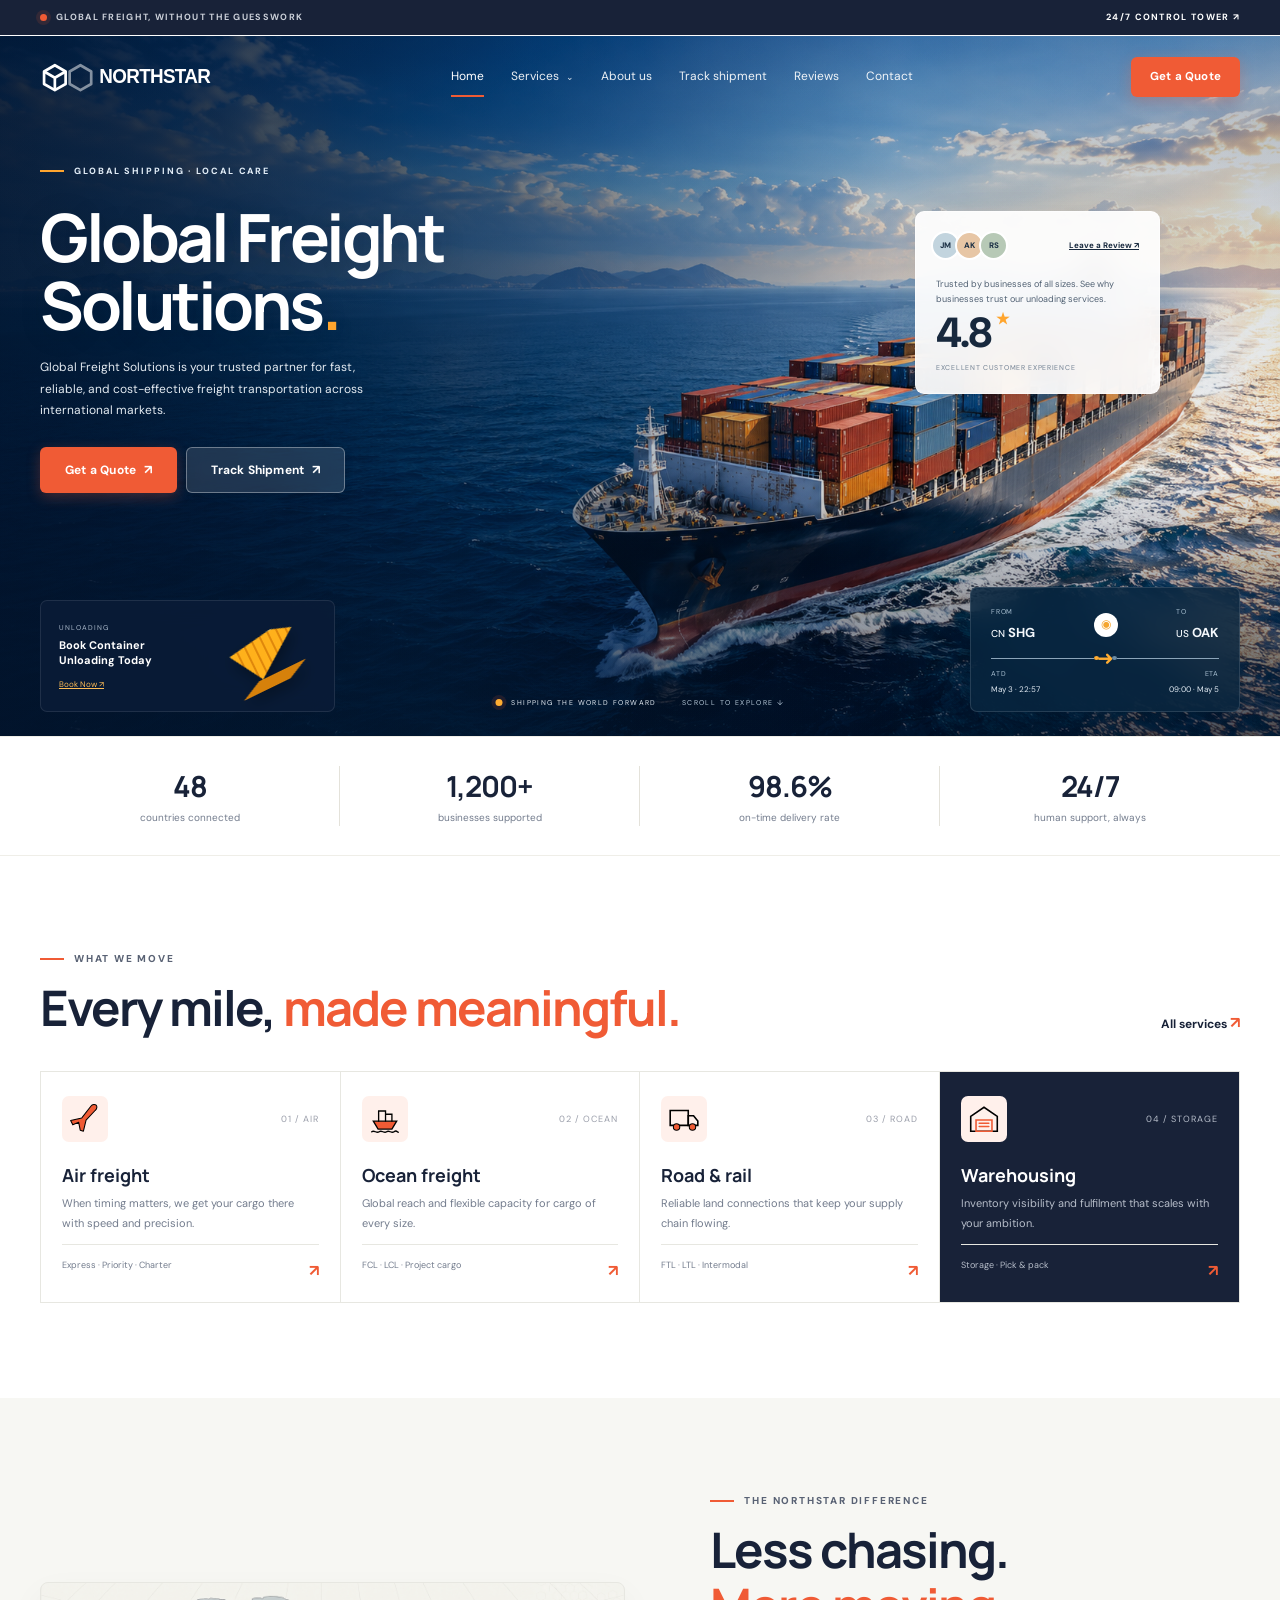
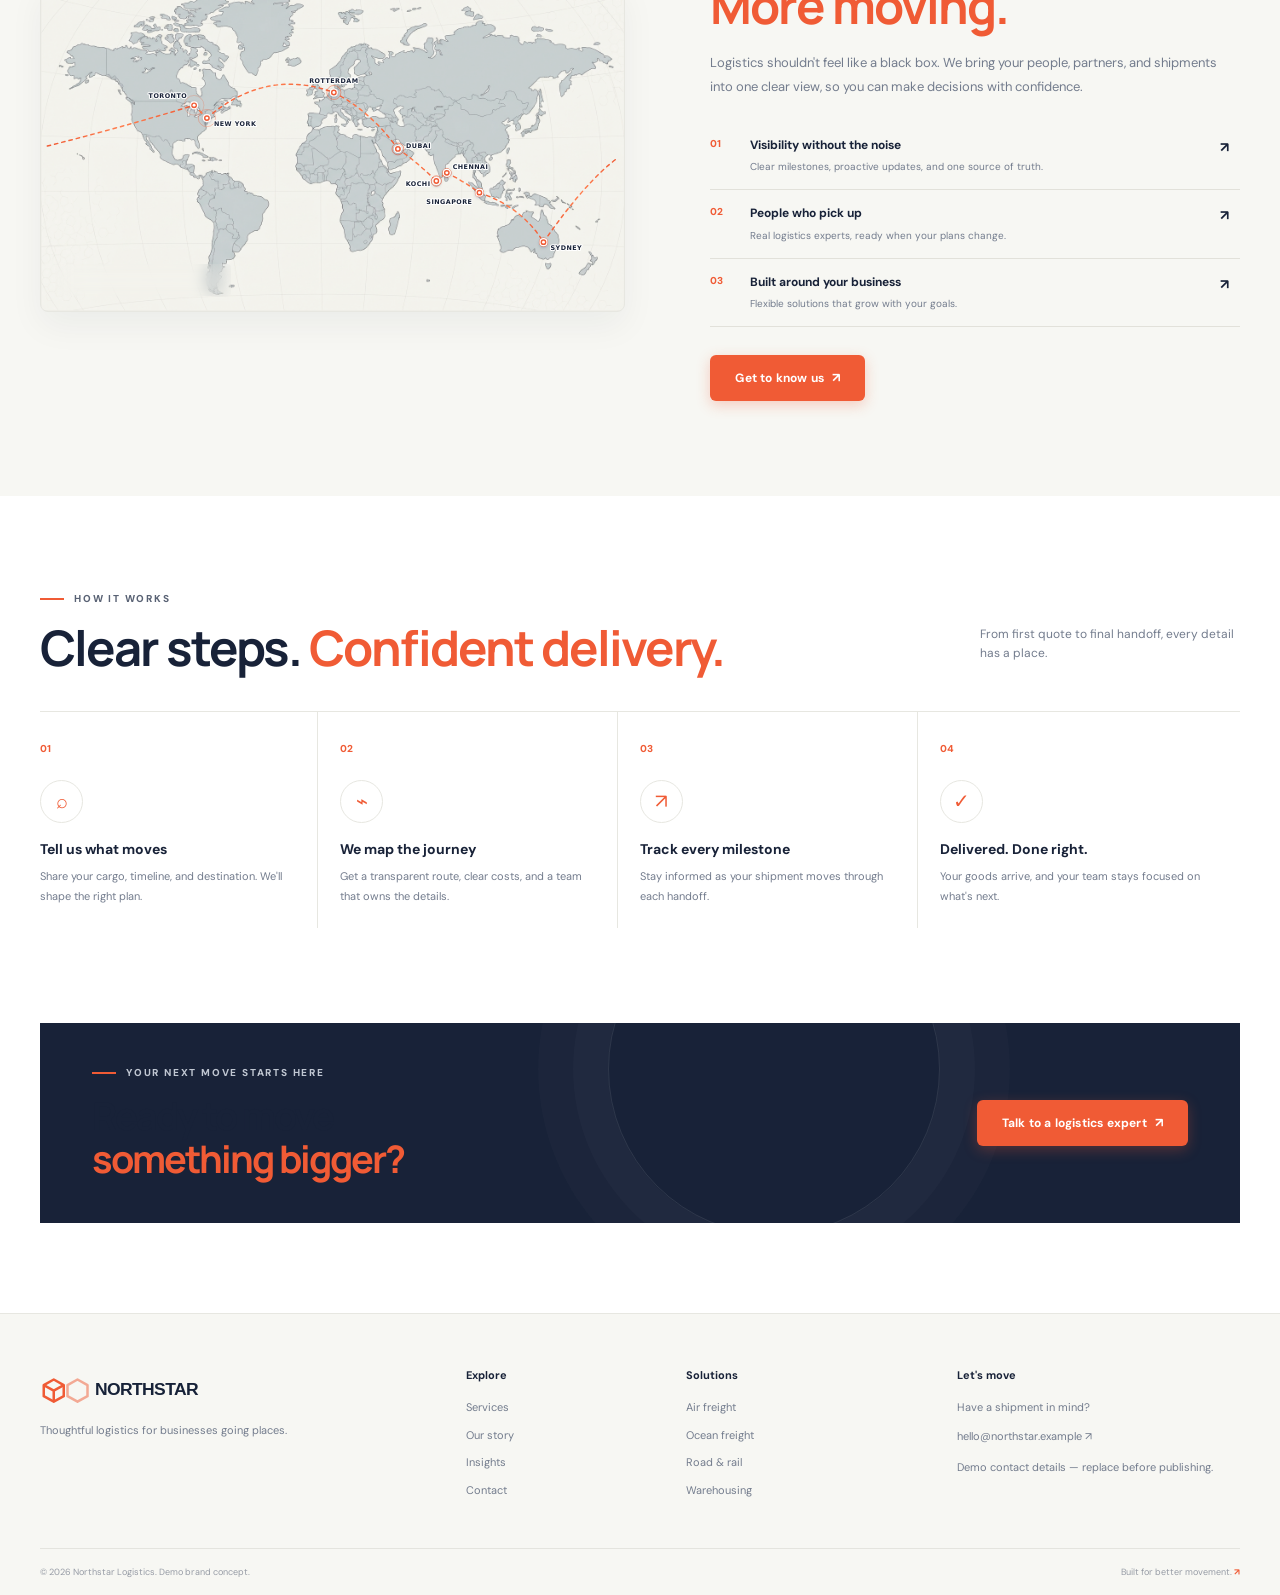
<file: index.html>
<!doctype html>
<html lang="en">

<head>
    <meta charset="utf-8">
    <meta name="viewport" content="width=device-width,initial-scale=1">
    <meta name="description" content="Northstar Logistics — freight, warehousing and supply chain solutions.">
    <title>Northstar Logistics — Move with confidence</title>
    <link rel="icon" href="assets/logo.svg">
    <link rel="stylesheet" href="styles.css">
</head>

<body class="home-page">
    <div class="announcement"><i class="pulse"></i> GLOBAL FREIGHT, WITHOUT THE GUESSWORK <span>24/7 CONTROL TOWER ↗</span></div>
    <header class="header-bar">
        <div class="header">
            <a class="brand" href="index.html"><img src="assets/logo.svg" alt="Northstar Logistics"></a>
            <button class="menu" aria-label="Toggle navigation" aria-expanded="false">☰</button>
            <nav class="nav">
                <a class="active" href="index.html">Home</a>
                <div class="nav-item has-dropdown">
                    <a class="nav-link" href="services.html">Services <span class="nav-caret">⌄</span></a>
                    <div class="dropdown-menu">
                        <div class="dropdown-list">
                            <a class="dropdown-item" href="service-air.html"><span class="dropdown-icon"><img src="assets/plane.svg" alt="" aria-hidden="true"></span><div class="dropdown-info"><strong>Air freight</strong><small>Express, priority &amp; charter</small></div></a>
                            <a class="dropdown-item" href="service-ocean.html"><span class="dropdown-icon"><img src="assets/ship.svg" alt="" aria-hidden="true"></span><div class="dropdown-info"><strong>Ocean freight</strong><small>FCL, LCL &amp; global routes</small></div></a>
                            <a class="dropdown-item" href="service-road.html"><span class="dropdown-icon"><img src="assets/truck.svg" alt="" aria-hidden="true"></span><div class="dropdown-info"><strong>Road &amp; rail</strong><small>Intermodal ground delivery</small></div></a>
                            <a class="dropdown-item" href="service-warehouse.html"><span class="dropdown-icon"><img src="assets/warehouse.svg" alt="" aria-hidden="true"></span><div class="dropdown-info"><strong>Warehousing</strong><small>Storage, pick &amp; pack</small></div></a>
                        </div>
                        <a class="dropdown-foot" href="services.html"><span>All services</span><b>↗</b></a>
                    </div>
                </div>
                <a href="about.html">About us</a>
                <a href="tracking.html">Track shipment</a>
                <a href="insights.html">Reviews</a>
                <a href="contact.html">Contact</a>
            </nav>
            <a class="btn orange" href="contact.html">Get a Quote</a>
        </div>
    </header>
    <main>
        <section class="hero shell">
            <div class="hero-shade"></div>
            <div class="hero-copy reveal">
                <div class="eyebrow">GLOBAL SHIPPING · LOCAL CARE</div>
                <h1>Global Freight<br>Solutions<span class="hero-period">.</span></h1>
                <p class="lead">Global Freight Solutions is your trusted partner for fast, reliable, and cost-effective
                    freight transportation across international markets.</p>
                <div class="actions"><a class="btn orange" href="contact.html">Get a Quote <span>↗</span></a><a
                        class="btn hero-secondary" href="tracking.html">Track Shipment <span>↗</span></a></div>
            </div>
            <div class="review-card reveal d1">
                <div class="review-top">
                    <div class="review-avatars"><span>JM</span><span>AK</span><span>RS</span></div><a
                        href="insights.html">Leave a Review ↗</a>
                </div>
                <p>Trusted by businesses of all sizes. See why businesses trust our unloading services.</p>
                <div class="rating">4.8<span>★</span></div><small>EXCELLENT CUSTOMER EXPERIENCE</small>
            </div>
            <div class="unload-card reveal d2">
                <div><small>UNLOADING</small><strong>Book Container<br>Unloading Today</strong><a
                        href="contact.html">Book Now ↗</a></div>
                <div class="container-art" aria-hidden="true"><span></span><i></i></div>
            </div>
            <div class="route-card reveal d3">
                <div class="route-codes"><span><small>FROM</small><strong>CN <b>SHG</b></strong></span><span
                        class="route-ship">◉</span><span><small>TO</small><strong>US <b>OAK</b></strong></span></div>
                <div class="route-track"><i></i><b>➜</b><i></i></div>
                <div class="route-times"><span><small>ATD</small>May 3 · 22:57</span><span><small>ETA</small>09:00 · May
                        5</span></div>
            </div>
            <div class="hero-bottom-note"><span class="pulse"></span> SHIPPING THE WORLD FORWARD <span>SCROLL TO EXPLORE
                    ↓</span></div>
        </section>
        <section class="metrics">
            <div class="metric"><strong data-count="48">0</strong><span>countries connected</span></div>
            <div class="metric"><strong data-count="1200" data-suffix="+">0</strong><span>businesses supported</span>
            </div>
            <div class="metric"><strong data-count="98.6" data-suffix="%" data-decimal="1">0</strong><span>on-time
                    delivery rate</span></div>
            <div class="metric"><strong data-count="24" data-suffix="/7">0</strong><span>human support, always</span>
            </div>
        </section>
        <section class="section shell">
            <div class="heading reveal">
                <div>
                    <div class="eyebrow">WHAT WE MOVE</div>
                    <h2>Every mile, <em>made meaningful.</em></h2>
                </div><a class="link" href="services.html">All services <span>↗</span></a>
            </div>
            <div class="cards"><a class="service reveal" href="service-air.html">
                    <div class="service-top"><img src="assets/plane.svg" alt=""><small>01 / AIR</small></div>
                    <h3>Air freight</h3>
                    <p>When timing matters, we get your cargo there with speed and precision.</p>
                    <div class="service-foot"><span>Express · Priority · Charter</span><b>↗</b></div>
                </a><a class="service reveal d1" href="service-ocean.html">
                    <div class="service-top"><img src="assets/ship.svg" alt=""><small>02 / OCEAN</small></div>
                    <h3>Ocean freight</h3>
                    <p>Global reach and flexible capacity for cargo of every size.</p>
                    <div class="service-foot"><span>FCL · LCL · Project cargo</span><b>↗</b></div>
                </a><a class="service reveal d2" href="service-road.html">
                    <div class="service-top"><img src="assets/truck.svg" alt=""><small>03 / ROAD</small></div>
                    <h3>Road & rail</h3>
                    <p>Reliable land connections that keep your supply chain flowing.</p>
                    <div class="service-foot"><span>FTL · LTL · Intermodal</span><b>↗</b></div>
                </a><a class="service dark-service reveal d3" href="service-warehouse.html">
                    <div class="service-top"><img src="assets/warehouse.svg" alt=""><small>04 / STORAGE</small></div>
                    <h3>Warehousing</h3>
                    <p>Inventory visibility and fulfilment that scales with your ambition.</p>
                    <div class="service-foot"><span>Storage · Pick & pack</span><b>↗</b></div>
                </a></div>
        </section>
        <section class="feature-section">
            <div class="feature shell">
                <div class="map-art reveal">
                    <svg viewBox="0 0 1000 562" aria-label="Northstar Logistics global route network map" class="world-map-svg">
                        <defs>
                            <filter id="map-pin-shadow" x="-50%" y="-50%" width="200%" height="200%">
                                <feDropShadow dx="0" dy="2" stdDeviation="3" flood-color="#182238" flood-opacity="0.25"/>
                            </filter>
                            <linearGradient id="routeGrad" x1="0%" y1="0%" x2="100%" y2="0%">
                                <stop offset="0%" stop-color="#f05b35" />
                                <stop offset="50%" stop-color="#ff7f50" />
                                <stop offset="100%" stop-color="#f05b35" />
                            </linearGradient>
                        </defs>

                        <!-- World Map Background Image -->
                        <image href="assets/world-map.jpg" x="0" y="0" width="1000" height="562" preserveAspectRatio="xMidYMid slice" opacity="0.92" />

                        <!-- Animated Global Logistics Routes -->
                        <g class="map-routes" fill="none" stroke="url(#routeGrad)" stroke-width="2.5" stroke-linecap="round">
                            <!-- Toronto <-> New York connection -->
                            <path d="M262 210 Q273 221 284 232" class="route-link" />
                            <!-- Transatlantic Route: New York -> Rotterdam -->
                            <path d="M284 232 Q385 145 502 188" class="route-link" />
                            <!-- Europe to Middle East: Rotterdam -> Dubai -->
                            <path d="M502 188 Q565 220 612 285" class="route-link" />
                            <!-- Middle East to India: Dubai -> Kochi -->
                            <path d="M612 285 Q642 305 678 340" class="route-link" />
                            <!-- India Domestic Corridor: Kochi -> Chennai -->
                            <path d="M678 340 Q687 332 696 326" class="route-link" />
                            <!-- India to Southeast Asia: Chennai -> Singapore -->
                            <path d="M696 326 Q724 340 752 360" class="route-link" />
                            <!-- Asia to Oceania: Singapore -> Sydney -->
                            <path d="M752 360 Q825 385 862 445" class="route-link" />
                            <!-- Transpacific Connection -->
                            <path d="M862 445 Q935 340 990 300" class="route-link" />
                            <path d="M10 280 Q130 250 262 210" class="route-link" />
                        </g>

                        <!-- Radar Pulse Waves around Hubs -->
                        <g class="map-pulses" fill="none" stroke="#f05b35" stroke-width="1.5">
                            <circle cx="262" cy="210" r="7">
                                <animate attributeName="r" values="6;16;22" dur="3s" repeatCount="indefinite" />
                                <animate attributeName="opacity" values="0.9;0.3;0" dur="3s" repeatCount="indefinite" />
                            </circle>
                            <circle cx="284" cy="232" r="7">
                                <animate attributeName="r" values="6;16;22" dur="3s" begin="0.4s" repeatCount="indefinite" />
                                <animate attributeName="opacity" values="0.9;0.3;0" dur="3s" begin="0.4s" repeatCount="indefinite" />
                            </circle>
                            <circle cx="502" cy="188" r="7">
                                <animate attributeName="r" values="6;16;22" dur="3s" begin="0.8s" repeatCount="indefinite" />
                                <animate attributeName="opacity" values="0.9;0.3;0" dur="3s" begin="0.8s" repeatCount="indefinite" />
                            </circle>
                            <circle cx="612" cy="285" r="7">
                                <animate attributeName="r" values="6;16;22" dur="3s" begin="1.1s" repeatCount="indefinite" />
                                <animate attributeName="opacity" values="0.9;0.3;0" dur="3s" begin="1.1s" repeatCount="indefinite" />
                            </circle>
                            <!-- Kochi Pulse -->
                            <circle cx="678" cy="340" r="7">
                                <animate attributeName="r" values="6;16;22" dur="3s" begin="1.3s" repeatCount="indefinite" />
                                <animate attributeName="opacity" values="0.9;0.3;0" dur="3s" begin="1.3s" repeatCount="indefinite" />
                            </circle>
                            <!-- Chennai Pulse -->
                            <circle cx="696" cy="326" r="7">
                                <animate attributeName="r" values="6;16;22" dur="3s" begin="1.5s" repeatCount="indefinite" />
                                <animate attributeName="opacity" values="0.9;0.3;0" dur="3s" begin="1.5s" repeatCount="indefinite" />
                            </circle>
                            <circle cx="752" cy="360" r="7">
                                <animate attributeName="r" values="6;16;22" dur="3s" begin="1.8s" repeatCount="indefinite" />
                                <animate attributeName="opacity" values="0.9;0.3;0" dur="3s" begin="1.8s" repeatCount="indefinite" />
                            </circle>
                            <circle cx="862" cy="445" r="7">
                                <animate attributeName="r" values="6;16;22" dur="3s" begin="2.1s" repeatCount="indefinite" />
                                <animate attributeName="opacity" values="0.9;0.3;0" dur="3s" begin="2.1s" repeatCount="indefinite" />
                            </circle>
                        </g>

                        <!-- Key Logistics Hub Nodes -->
                        <g class="map-hubs" filter="url(#map-pin-shadow)">
                            <circle cx="262" cy="210" r="6" fill="#f05b35" stroke="#ffffff" stroke-width="2" />
                            <circle cx="262" cy="210" r="2.5" fill="#ffffff" />

                            <circle cx="284" cy="232" r="6" fill="#f05b35" stroke="#ffffff" stroke-width="2" />
                            <circle cx="284" cy="232" r="2.5" fill="#ffffff" />

                            <circle cx="502" cy="188" r="6" fill="#f05b35" stroke="#ffffff" stroke-width="2" />
                            <circle cx="502" cy="188" r="2.5" fill="#ffffff" />

                            <circle cx="612" cy="285" r="6" fill="#f05b35" stroke="#ffffff" stroke-width="2" />
                            <circle cx="612" cy="285" r="2.5" fill="#ffffff" />

                            <!-- Kochi Hub -->
                            <circle cx="678" cy="340" r="6" fill="#f05b35" stroke="#ffffff" stroke-width="2" />
                            <circle cx="678" cy="340" r="2.5" fill="#ffffff" />

                            <!-- Chennai Hub -->
                            <circle cx="696" cy="326" r="6" fill="#f05b35" stroke="#ffffff" stroke-width="2" />
                            <circle cx="696" cy="326" r="2.5" fill="#ffffff" />

                            <circle cx="752" cy="360" r="6" fill="#f05b35" stroke="#ffffff" stroke-width="2" />
                            <circle cx="752" cy="360" r="2.5" fill="#ffffff" />

                            <circle cx="862" cy="445" r="6" fill="#f05b35" stroke="#ffffff" stroke-width="2" />
                            <circle cx="862" cy="445" r="2.5" fill="#ffffff" />
                        </g>

                        <!-- City Labels with Crisp Contrast Halos -->
                        <g class="map-labels" font-family="'Plus Jakarta Sans', system-ui, sans-serif" font-size="11" font-weight="800" letter-spacing="0.8px" fill="#182238">
                            <text x="250" y="198" text-anchor="end">TORONTO</text>
                            <text x="296" y="246" text-anchor="start">NEW YORK</text>
                            <text x="502" y="172" text-anchor="middle">ROTTERDAM</text>
                            <text x="626" y="283" text-anchor="start">DUBAI</text>
                            <text x="668" y="348" text-anchor="end">KOCHI</text>
                            <text x="706" y="320" text-anchor="start">CHENNAI</text>
                            <text x="740" y="380" text-anchor="end">SINGAPORE</text>
                            <text x="874" y="458" text-anchor="start">SYDNEY</text>
                        </g>
                    </svg>
                    <div class="map-label">● CONNECTED, EVERYWHERE</div>
                </div>
                <div class="reveal d1">
                    <div class="eyebrow">THE NORTHSTAR DIFFERENCE</div>
                    <h2>Less chasing.<br><em>More moving.</em></h2>
                    <p>Logistics shouldn't feel like a black box. We bring your people, partners, and shipments into one
                        clear view, so you can make decisions with confidence.</p>
                    <div class="benefit"><span>01</span>
                        <div><strong>Visibility without the noise</strong><small>Clear milestones, proactive updates,
                                and one source of truth.</small></div><b>↗</b>
                    </div>
                    <div class="benefit"><span>02</span>
                        <div><strong>People who pick up</strong><small>Real logistics experts, ready when your plans
                                change.</small></div><b>↗</b>
                    </div>
                    <div class="benefit"><span>03</span>
                        <div><strong>Built around your business</strong><small>Flexible solutions that grow with your
                                goals.</small></div><b>↗</b>
                    </div>
                    <a class="btn orange" href="about.html" style="margin-top:28px;display:inline-flex">Get to know us <span>↗</span></a>
                </div>
            </div>
        </section>
        <section class="section shell">
            <div class="heading reveal">
                <div>
                    <div class="eyebrow">HOW IT WORKS</div>
                    <h2>Clear steps. <em>Confident delivery.</em></h2>
                </div>
                <p style="max-width:260px;color:var(--muted);font-size:12px">From first quote to final handoff, every
                    detail has a place.</p>
            </div>
            <div class="process">
                <div class="step reveal"><span>01</span>
                    <div class="step-icon">⌕</div>
                    <h3>Tell us what moves</h3>
                    <p>Share your cargo, timeline, and destination. We'll shape the right plan.</p>
                </div>
                <div class="step reveal d1"><span>02</span>
                    <div class="step-icon">⌁</div>
                    <h3>We map the journey</h3>
                    <p>Get a transparent route, clear costs, and a team that owns the details.</p>
                </div>
                <div class="step reveal d2"><span>03</span>
                    <div class="step-icon">↗</div>
                    <h3>Track every milestone</h3>
                    <p>Stay informed as your shipment moves through each handoff.</p>
                </div>
                <div class="step reveal d3"><span>04</span>
                    <div class="step-icon">✓</div>
                    <h3>Delivered. Done right.</h3>
                    <p>Your goods arrive, and your team stays focused on what's next.</p>
                </div>
            </div>
        </section>
        <section class="cta shell reveal">
            <div>
                <div class="eyebrow">YOUR NEXT MOVE STARTS HERE</div>
                <h2>Ready to move<br><em>something bigger?</em></h2>
            </div><a class="btn orange" href="contact.html">Talk to a logistics expert <span>↗</span></a>
        </section>
    </main>
    <footer class="footer">
        <div class="footer-main shell">
            <div class="footer-brand"><a href="index.html"><img src="assets/logo.svg" alt="Northstar Logistics"></a>
                <p>Thoughtful logistics for businesses going places.</p>
            </div>
            <div>
                <h4>Explore</h4><a href="services.html">Services</a><a href="about.html">Our story</a><a
                    href="insights.html">Insights</a><a href="contact.html">Contact</a>
            </div> 
            <div>
                <h4>Solutions</h4><a href="services.html#air">Air freight</a><a href="services.html#ocean">Ocean
                    freight</a><a href="services.html#road">Road 
                        & rail</a><a
                    href="services.html#warehouse">Warehousing</a>
            </div>
            <div>
                <h4>Let's move</h4>
                <p>Have a shipment in mind?</p><a href="contact.html">hello@northstar.example ↗</a><small>Demo contact
                    details — replace before publishing.</small>
            </div>
        </div>
        <div class="footer-bottom shell"><span>© 2026 Northstar Logistics. Demo brand concept.</span><span>Built for
                better movement. <b>↗</b></span></div>
    </footer>
    <script src="script.js"></script>
</body>

</html>
</file>
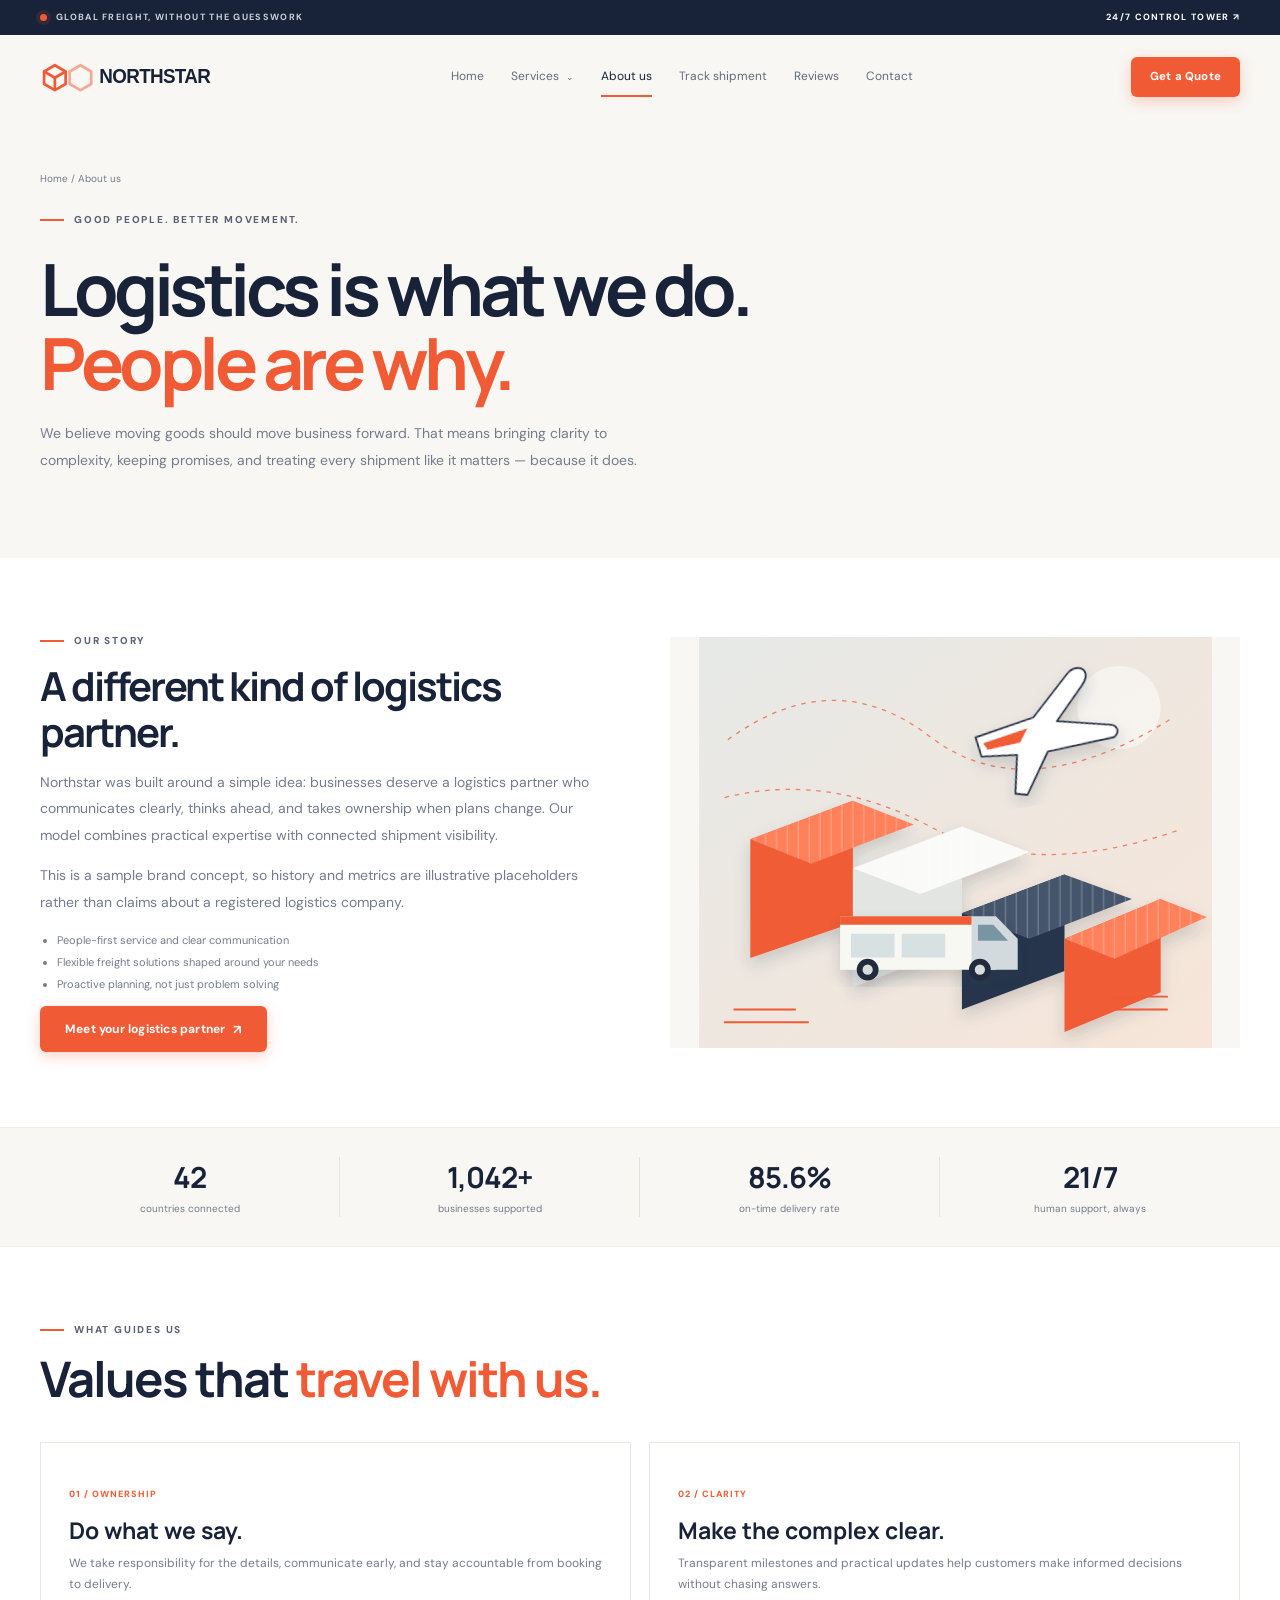
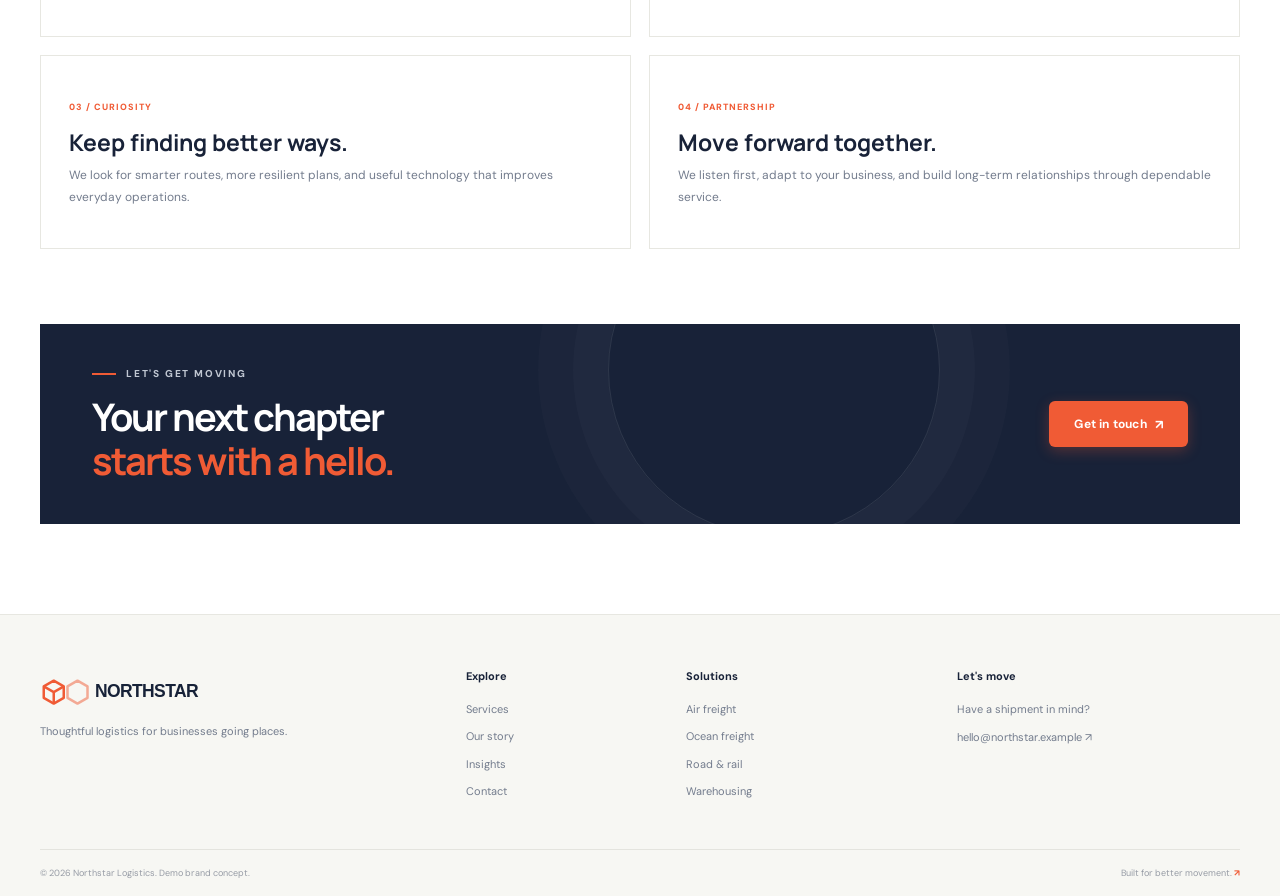
<file: about.html>
<!doctype html>
<html lang="en">

<head>
    <meta charset="utf-8">
    <meta name="viewport" content="width=device-width,initial-scale=1">
    <title>About us — Northstar Logistics</title>
    <link rel="icon" href="assets/logo.svg">
    <link rel="stylesheet" href="styles.css">
</head>

<body>
    <div class="announcement"><i class="pulse"></i> GLOBAL FREIGHT, WITHOUT THE GUESSWORK <span>24/7 CONTROL TOWER
            ↗</span></div>
    <header class="header-bar">
        <div class="header">
            <a class="brand" href="index.html"><img src="assets/logo.svg" alt="Northstar Logistics"></a>
            <button class="menu" aria-label="Toggle navigation" aria-expanded="false">☰</button>
            <nav class="nav">
                <a href="index.html">Home</a>
                <div class="nav-item has-dropdown">
                    <a class="nav-link" href="services.html">Services <span class="nav-caret">⌄</span></a>
                    <div class="dropdown-menu">
                        <div class="dropdown-list">
                            <a class="dropdown-item" href="service-air.html"><span class="dropdown-icon"><img src="assets/plane.svg" alt="" aria-hidden="true"></span><div class="dropdown-info"><strong>Air freight</strong><small>Express, priority &amp; charter</small></div></a>
                            <a class="dropdown-item" href="service-ocean.html"><span class="dropdown-icon"><img src="assets/ship.svg" alt="" aria-hidden="true"></span><div class="dropdown-info"><strong>Ocean freight</strong><small>FCL, LCL &amp; global routes</small></div></a>
                            <a class="dropdown-item" href="service-road.html"><span class="dropdown-icon"><img src="assets/truck.svg" alt="" aria-hidden="true"></span><div class="dropdown-info"><strong>Road &amp; rail</strong><small>Intermodal ground delivery</small></div></a>
                            <a class="dropdown-item" href="service-warehouse.html"><span class="dropdown-icon"><img src="assets/warehouse.svg" alt="" aria-hidden="true"></span><div class="dropdown-info"><strong>Warehousing</strong><small>Storage, pick &amp; pack</small></div></a>
                        </div>
                        <a class="dropdown-foot" href="services.html"><span>All services</span><b>↗</b></a>
                    </div>
                </div>
                <a class="active" href="about.html">About us</a>
                <a href="tracking.html">Track shipment</a>
                <a href="insights.html">Reviews</a>
                <a href="contact.html">Contact</a>
            </nav>
            <a class="btn orange" href="contact.html">Get a Quote</a>
        </div>
    </header>
    <main>
        <section class="page-hero">
            <div class="shell">
                <div class="crumb"><a href="index.html">Home</a> / About us</div>
                <div class="eyebrow">GOOD PEOPLE. BETTER MOVEMENT.</div>
                <h1>Logistics is what we do.<br><em>People are why.</em></h1>
                <p>We believe moving goods should move business forward. That means bringing clarity to complexity,
                    keeping promises, and treating every shipment like it matters — because it does.</p>
            </div>
        </section>
        <section class="inner shell">
            <div class="split">
                <div class="reveal">
                    <div class="eyebrow">OUR STORY</div>
                    <h2 style="font:700 40px/1.15 var(--display);letter-spacing:-2px;margin:14px 0">A different kind of
                        logistics partner.</h2>
                    <p style="color:var(--muted);line-height:1.9">Northstar was built around a simple idea: businesses
                        deserve a logistics partner who communicates clearly, thinks ahead, and takes ownership when
                        plans change. Our model combines practical expertise with connected shipment visibility.</p>
                    <p style="color:var(--muted);line-height:1.9">This is a sample brand concept, so history and metrics
                        are illustrative placeholders rather than claims about a registered logistics company.</p>
                    <ul class="checks">
                        <li>People-first service and clear communication</li>
                        <li>Flexible freight solutions shaped around your needs</li>
                        <li>Proactive planning, not just problem solving</li>
                    </ul><a class="btn orange" href="contact.html">Meet your logistics partner <span>↗</span></a>
                </div>
                <div class="visual reveal d1"><img src="assets/hero-freight.svg" alt="Original freight illustration">
                </div>
            </div>
        </section>
        <section class="metrics">
            <div class="metric"><strong data-count="48">0</strong><span>countries connected</span></div>
            <div class="metric"><strong data-count="1200" data-suffix="+">0</strong><span>businesses supported</span>
            </div>
            <div class="metric"><strong data-count="98.6" data-suffix="%" data-decimal="1">0</strong><span>on-time
                    delivery rate</span></div>
            <div class="metric"><strong data-count="24" data-suffix="/7">0</strong><span>human support, always</span>
            </div>
        </section>
        <section class="inner shell">
            <div class="heading">
                <div>
                    <div class="eyebrow">WHAT GUIDES US</div>
                    <h2>Values that <em>travel with us.</em></h2>
                </div>
            </div>
            <div class="detail-grid">
                <article class="detail reveal"><small>01 / OWNERSHIP</small>
                    <h2>Do what we say.</h2>
                    <p>We take responsibility for the details, communicate early, and stay accountable from booking to
                        delivery.</p>
                </article>
                <article class="detail reveal d1"><small>02 / CLARITY</small>
                    <h2>Make the complex clear.</h2>
                    <p>Transparent milestones and practical updates help customers make informed decisions without
                        chasing answers.</p>
                </article>
                <article class="detail reveal"><small>03 / CURIOSITY</small>
                    <h2>Keep finding better ways.</h2>
                    <p>We look for smarter routes, more resilient plans, and useful technology that improves everyday
                        operations.</p>
                </article>
                <article class="detail reveal d1"><small>04 / PARTNERSHIP</small>
                    <h2>Move forward together.</h2>
                    <p>We listen first, adapt to your business, and build long-term relationships through dependable
                        service.</p>
                </article>
            </div>
        </section>
        <section class="cta shell">
            <div>
                <div class="eyebrow">LET'S GET MOVING</div>
                <h2>Your next chapter<br><em>starts with a hello.</em></h2>
            </div><a class="btn orange" href="contact.html">Get in touch <span>↗</span></a>
        </section>
    </main>
    <footer class="footer">
        <div class="footer-main shell">
            <div class="footer-brand"><a href="index.html"><img src="assets/logo.svg" alt="Northstar Logistics"></a>
                <p>Thoughtful logistics for businesses going places.</p>
            </div>
            <div>
                <h4>Explore</h4><a href="services.html">Services</a><a href="about.html">Our story</a><a
                    href="insights.html">Insights</a><a href="contact.html">Contact</a>
            </div>
            <div>
                <h4>Solutions</h4><a href="services.html#air">Air freight</a><a href="services.html#ocean">Ocean
                    freight</a><a href="services.html#road">Road & rail</a><a
                    href="services.html#warehouse">Warehousing</a>
            </div>
            <div>
                <h4>Let's move</h4>
                <p>Have a shipment in mind?</p><a href="contact.html">hello@northstar.example ↗</a>
            </div>
        </div>
        <div class="footer-bottom shell"><span>© 2026 Northstar Logistics. Demo brand concept.</span><span>Built for
                better movement. <b>↗</b></span></div>
    </footer>
    <script src="script.js"></script>
</body>

</html>
</file>
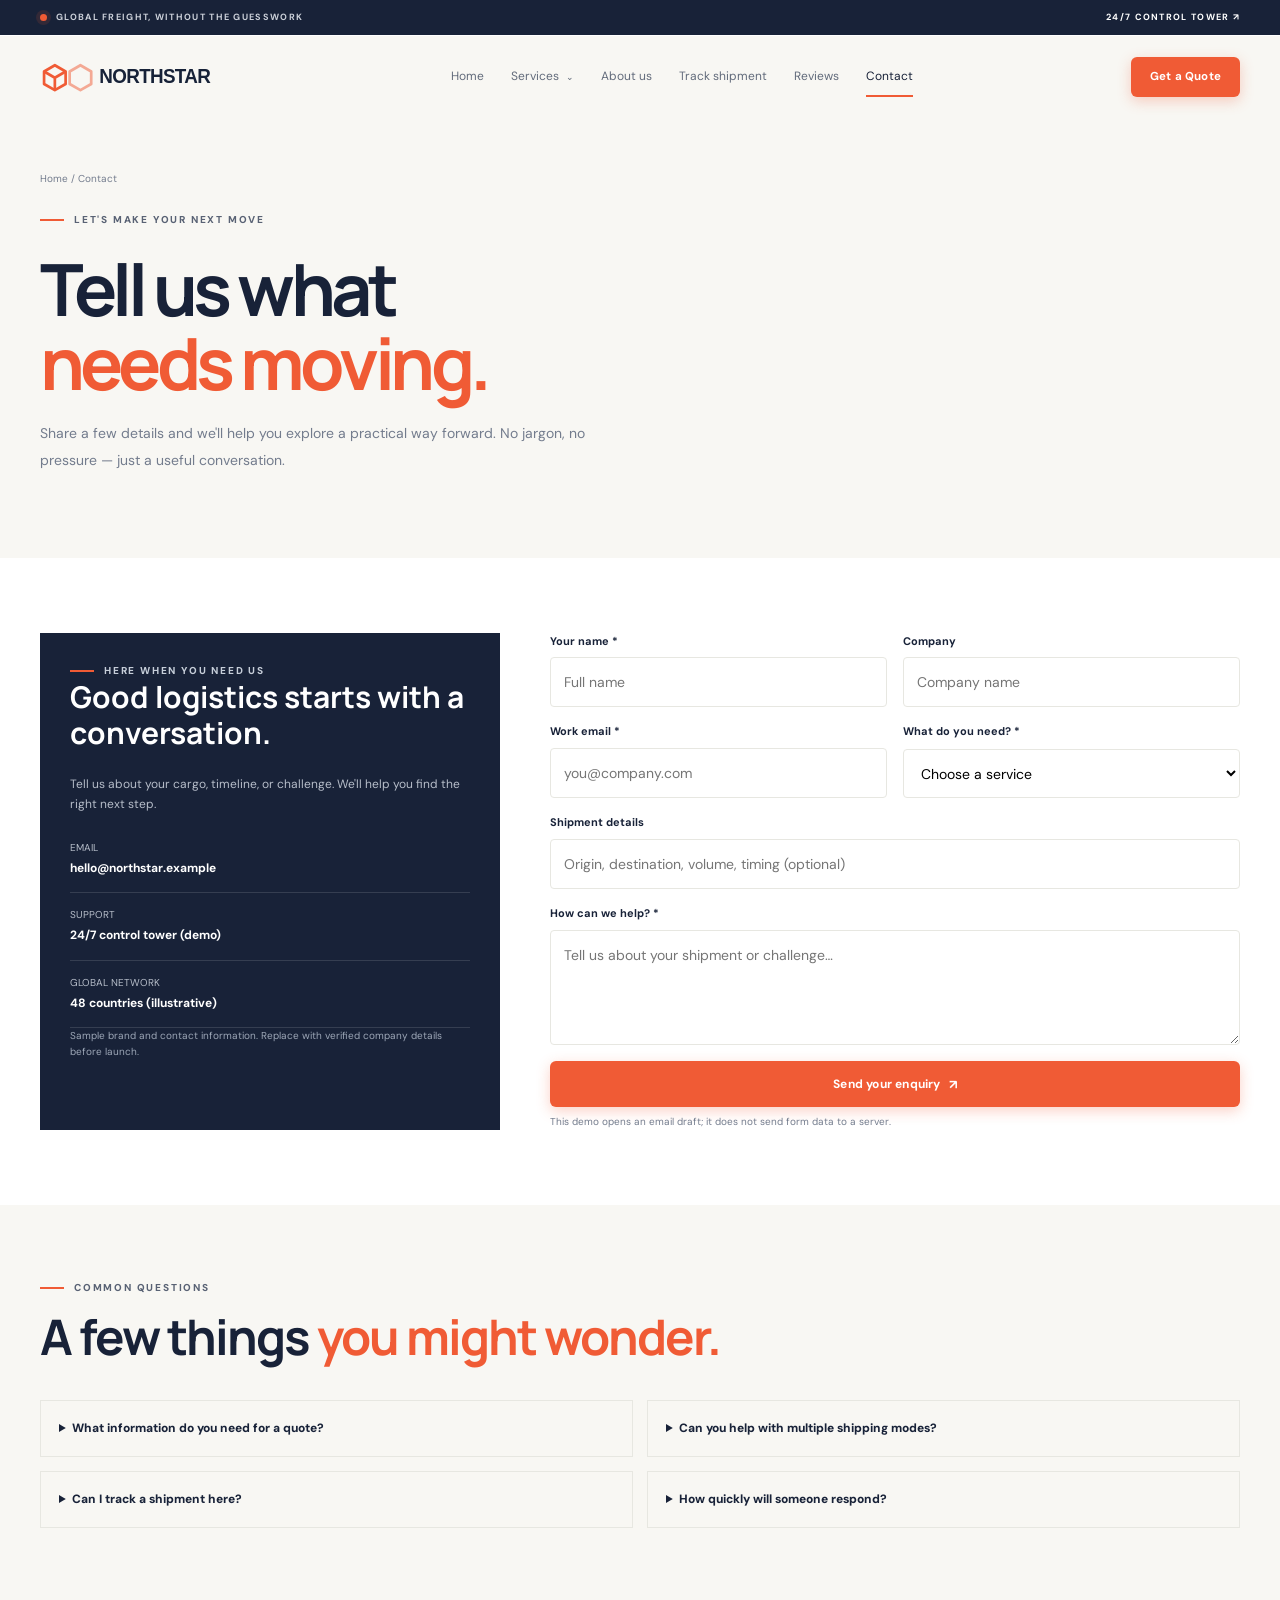
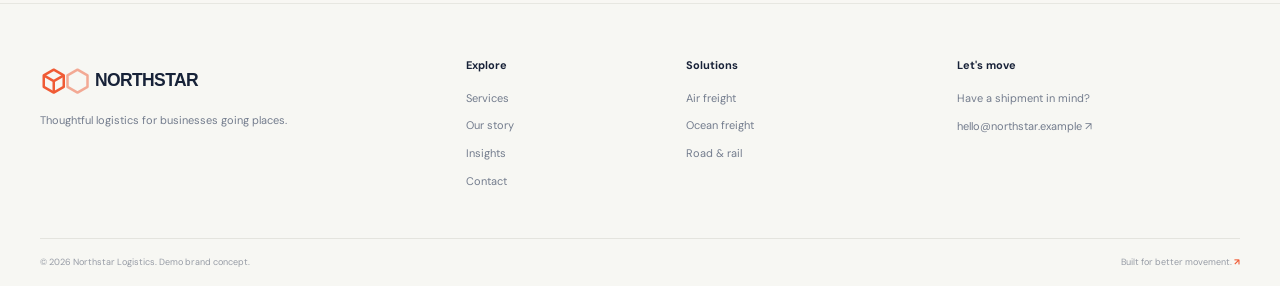
<file: contact.html>
<!doctype html>
<html lang="en">

<head>
    <meta charset="utf-8">
    <meta name="viewport" content="width=device-width,initial-scale=1">
    <title>Contact — Northstar Logistics</title>
    <link rel="icon" href="assets/logo.svg">
    <link rel="stylesheet" href="styles.css">
</head>

<body>
    <div class="announcement"><i class="pulse"></i> GLOBAL FREIGHT, WITHOUT THE GUESSWORK <span>24/7 CONTROL TOWER
            ↗</span></div>
    <header class="header-bar">
        <div class="header">
            <a class="brand" href="index.html"><img src="assets/logo.svg" alt="Northstar Logistics"></a>
            <button class="menu" aria-label="Toggle navigation" aria-expanded="false">☰</button>
            <nav class="nav">
                <a href="index.html">Home</a>
                <div class="nav-item has-dropdown">
                    <a class="nav-link" href="services.html">Services <span class="nav-caret">⌄</span></a>
                    <div class="dropdown-menu">
                        <div class="dropdown-list">
                            <a class="dropdown-item" href="service-air.html"><span class="dropdown-icon"><img src="assets/plane.svg" alt="" aria-hidden="true"></span><div class="dropdown-info"><strong>Air freight</strong><small>Express, priority &amp; charter</small></div></a>
                            <a class="dropdown-item" href="service-ocean.html"><span class="dropdown-icon"><img src="assets/ship.svg" alt="" aria-hidden="true"></span><div class="dropdown-info"><strong>Ocean freight</strong><small>FCL, LCL &amp; global routes</small></div></a>
                            <a class="dropdown-item" href="service-road.html"><span class="dropdown-icon"><img src="assets/truck.svg" alt="" aria-hidden="true"></span><div class="dropdown-info"><strong>Road &amp; rail</strong><small>Intermodal ground delivery</small></div></a>
                            <a class="dropdown-item" href="service-warehouse.html"><span class="dropdown-icon"><img src="assets/warehouse.svg" alt="" aria-hidden="true"></span><div class="dropdown-info"><strong>Warehousing</strong><small>Storage, pick &amp; pack</small></div></a>
                        </div>
                        <a class="dropdown-foot" href="services.html"><span>All services</span><b>↗</b></a>
                    </div>
                </div>
                <a href="about.html">About us</a>
                <a href="tracking.html">Track shipment</a>
                <a href="insights.html">Reviews</a>
                <a class="active" href="contact.html">Contact</a>
            </nav>
            <a class="btn orange" href="contact.html">Get a Quote</a>
        </div>
    </header>
    <main>
        <section class="page-hero">
            <div class="shell">
                <div class="crumb"><a href="index.html">Home</a> / Contact</div>
                <div class="eyebrow">LET'S MAKE YOUR NEXT MOVE</div>
                <h1>Tell us what<br><em>needs moving.</em></h1>
                <p>Share a few details and we'll help you explore a practical way forward. No jargon, no pressure — just
                    a useful conversation.</p>
            </div>
        </section>
        <section class="inner shell">
            <div class="contact-grid">
                <aside class="contact-panel reveal">
                    <div class="eyebrow" style="color:#c6ced9">HERE WHEN YOU NEED US</div>
                    <h2>Good logistics starts with a conversation.</h2>
                    <p>Tell us about your cargo, timeline, or challenge. We'll help you find the right next step.</p>
                    <div class="contact-item"><small>EMAIL</small><strong>hello@northstar.example</strong></div>
                    <div class="contact-item"><small>SUPPORT</small><strong>24/7 control tower (demo)</strong></div>
                    <div class="contact-item"><small>GLOBAL NETWORK</small><strong>48 countries (illustrative)</strong>
                    </div>
                    <p style="font-size:10px;color:#9da7b7">Sample brand and contact information. Replace with verified
                        company details before launch.</p>
                </aside>
                <div class="reveal d1">
                    <form id="contactForm" class="form">
                        <div class="field"><label for="name">Your name *</label><input id="name" name="name" required
                                autocomplete="name" placeholder="Full name"></div>
                        <div class="field"><label for="company">Company</label><input id="company" name="company"
                                autocomplete="organization" placeholder="Company name"></div>
                        <div class="field"><label for="email">Work email *</label><input id="email" name="email"
                                type="email" required autocomplete="email" placeholder="you@company.com"></div>
                        <div class="field"><label for="service">What do you need? *</label><select id="service"
                                name="service" required>
                                <option value="">Choose a service</option>
                                <option>Air freight</option>
                                <option>Ocean freight</option>
                                <option>Road & rail</option>
                                <option>Warehousing</option>
                                <option>End-to-end logistics</option>
                                <option>Not sure yet</option>
                            </select></div>
                        <div class="field full"><label for="volume">Shipment details</label><input id="volume"
                                name="volume" placeholder="Origin, destination, volume, timing (optional)"></div>
                        <div class="field full"><label for="message">How can we help? *</label><textarea id="message"
                                name="message" required
                                placeholder="Tell us about your shipment or challenge…"></textarea></div>
                        <div class="field full"><button class="btn orange">Send your enquiry <span>↗</span></button>
                            <p id="formNotice" class="notice" aria-live="polite"></p><small
                                style="font-size:10px;color:var(--muted)">This demo opens an email draft; it does not
                                send form data to a server.</small>
                        </div>
                    </form>
                </div>
            </div>
        </section>
        <section class="inner" style="background:var(--cream)">
            <div class="shell">
                <div class="heading">
                    <div>
                        <div class="eyebrow">COMMON QUESTIONS</div>
                        <h2>A few things <em>you might wonder.</em></h2>
                    </div>
                </div>
                <div class="faq">
                    <details>
                        <summary>What information do you need for a quote?</summary>
                        <p>Origin, destination, cargo dimensions or weight, preferred timeline, and any special handling
                            requirements are a useful starting point.</p>
                    </details>
                    <details>
                        <summary>Can you help with multiple shipping modes?</summary>
                        <p>The concept includes air, ocean, road and rail, and warehousing. Actual service availability
                            depends on your real provider and route.</p>
                    </details>
                    <details>
                        <summary>Can I track a shipment here?</summary>
                        <p>The tracking page is a UI demo only. Live tracking needs carrier or logistics platform API
                            integration.</p>
                    </details>
                    <details>
                        <summary>How quickly will someone respond?</summary>
                        <p>This sample site has no connected support team. Replace the demo contact details and connect
                            a real inbox or CRM before launch.</p>
                    </details>
                </div>
            </div>
        </section>
    </main>
    <footer class="footer">
        <div class="footer-main shell">
            <div class="footer-brand"><a href="index.html"><img src="assets/logo.svg" alt="Northstar Logistics"></a>
                <p>Thoughtful logistics for businesses going places.</p>
            </div>
            <div>
                <h4>Explore</h4><a href="services.html">Services</a><a href="about.html">Our story</a><a
                    href="insights.html">Insights</a><a href="contact.html">Contact</a>
            </div>
            <div>
                <h4>Solutions</h4><a href="services.html#air">Air freight</a><a href="services.html#ocean">Ocean
                    freight</a><a href="services.html#road">Road & rail</a>
            </div>
            <div>
                <h4>Let's move</h4>
                <p>Have a shipment in mind?</p><a href="contact.html">hello@northstar.example ↗</a>
            </div>
        </div>
        <div class="footer-bottom shell"><span>© 2026 Northstar Logistics. Demo brand concept.</span><span>Built for
                better movement. <b>↗</b></span></div>
    </footer>
    <script src="script.js"></script>
</body>

</html>
</file>
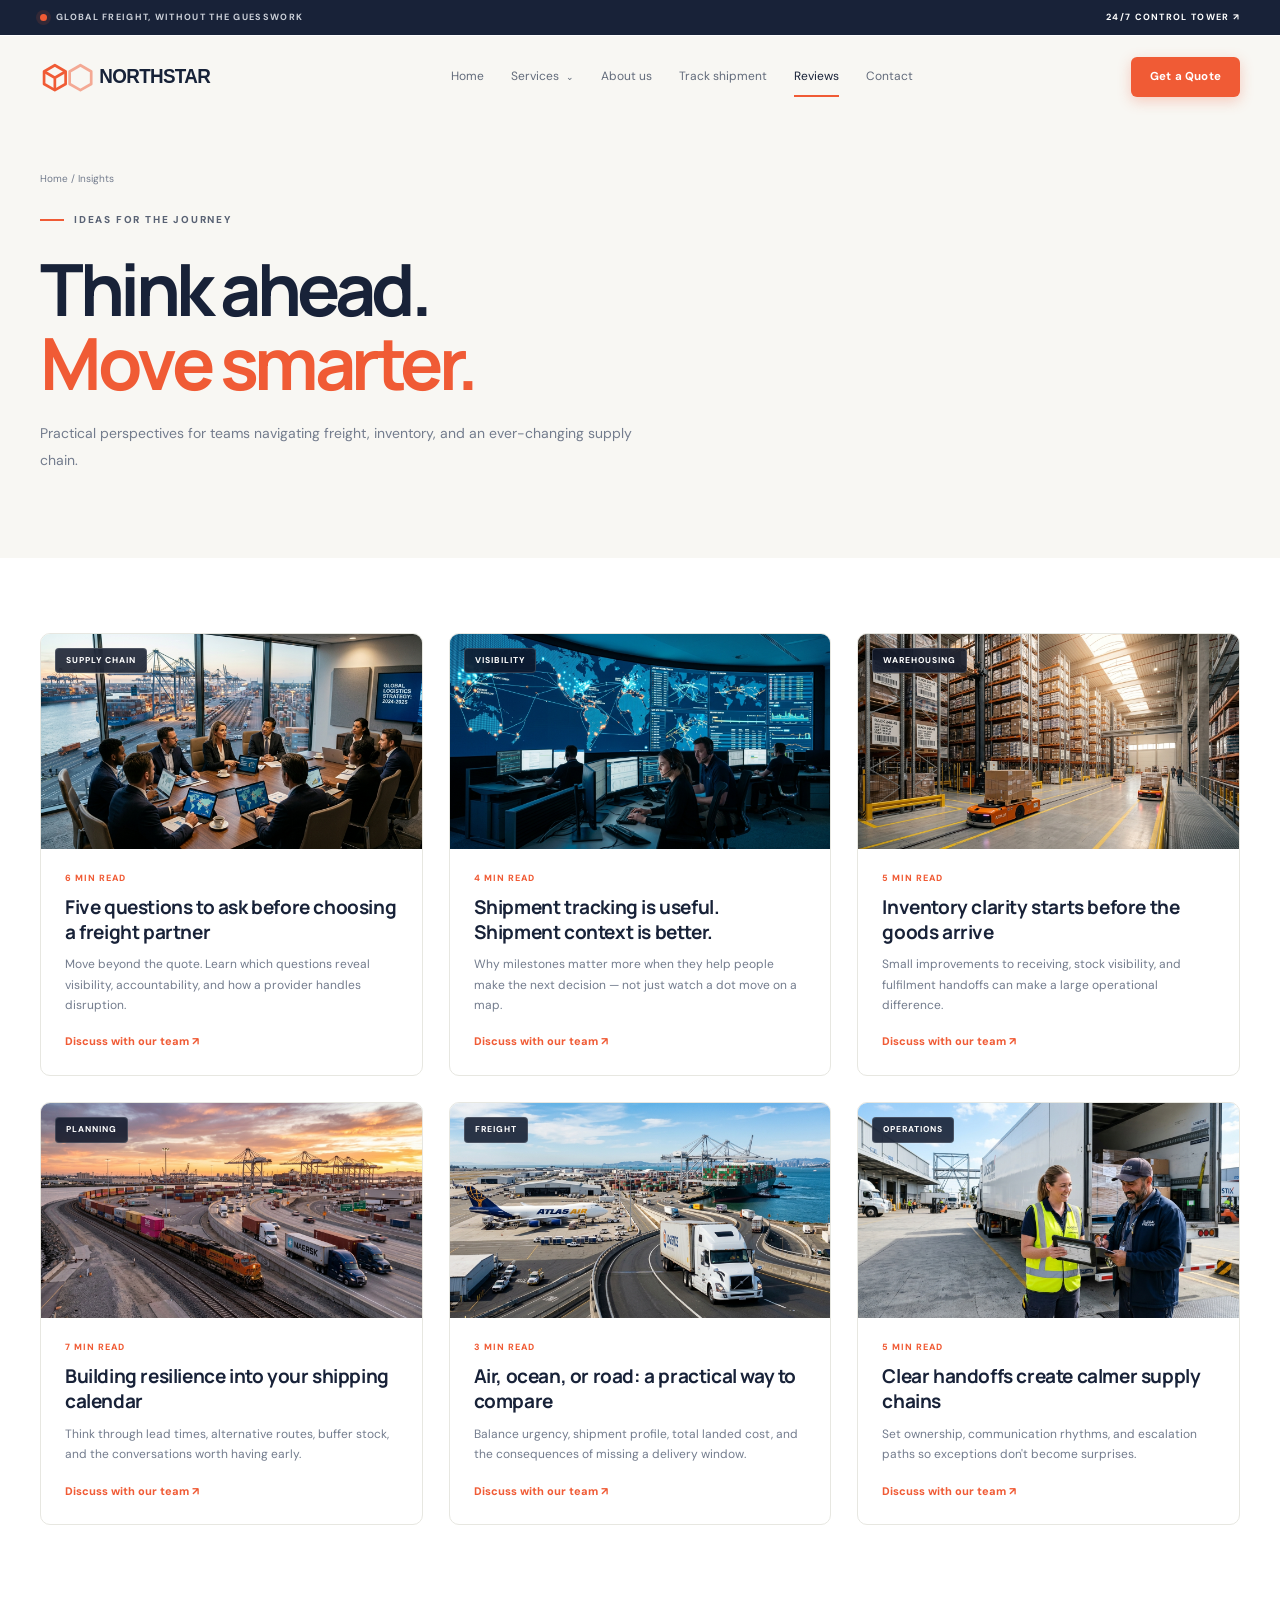
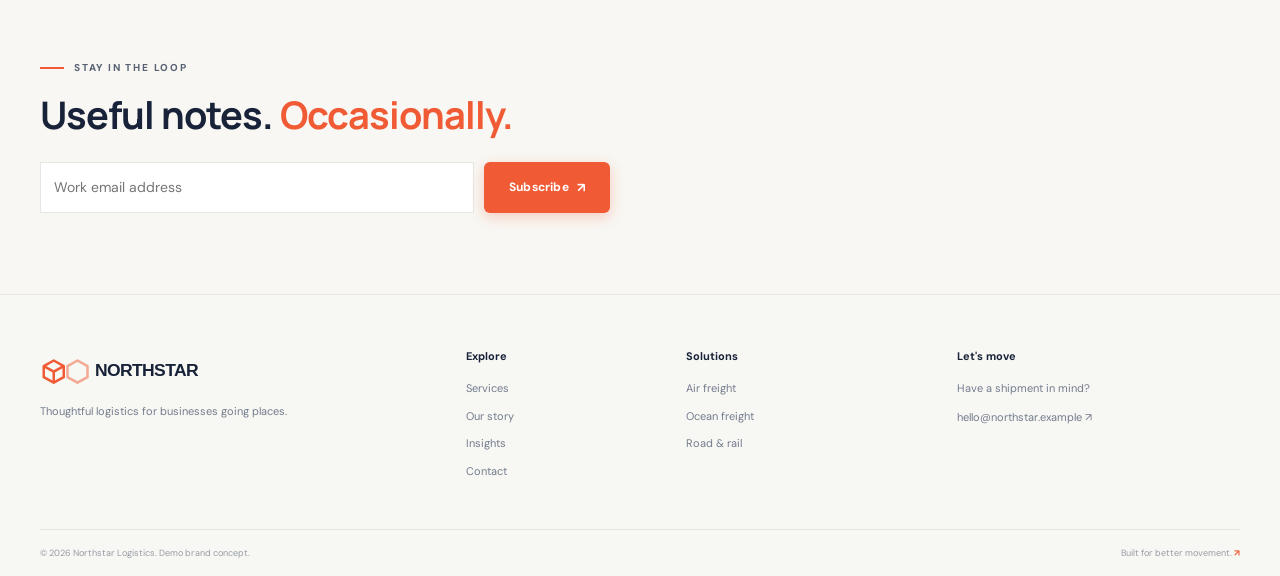
<file: insights.html>
<!doctype html>
<html lang="en">

<head>
    <meta charset="utf-8">
    <meta name="viewport" content="width=device-width,initial-scale=1">
    <title>Insights — Northstar Logistics</title>
    <link rel="icon" href="assets/logo.svg">
    <link rel="stylesheet" href="styles.css">
</head>

<body>
    <div class="announcement"><i class="pulse"></i> GLOBAL FREIGHT, WITHOUT THE GUESSWORK <span>24/7 CONTROL TOWER
            ↗</span></div>
    <header class="header-bar">
        <div class="header">
            <a class="brand" href="index.html"><img src="assets/logo.svg" alt="Northstar Logistics"></a>
            <button class="menu" aria-label="Toggle navigation" aria-expanded="false">☰</button>
            <nav class="nav">
                <a href="index.html">Home</a>
                <div class="nav-item has-dropdown">
                    <a class="nav-link" href="services.html">Services <span class="nav-caret">⌄</span></a>
                    <div class="dropdown-menu">
                        <div class="dropdown-list">
                            <a class="dropdown-item" href="service-air.html"><span class="dropdown-icon"><img src="assets/plane.svg" alt="" aria-hidden="true"></span><div class="dropdown-info"><strong>Air freight</strong><small>Express, priority &amp; charter</small></div></a>
                            <a class="dropdown-item" href="service-ocean.html"><span class="dropdown-icon"><img src="assets/ship.svg" alt="" aria-hidden="true"></span><div class="dropdown-info"><strong>Ocean freight</strong><small>FCL, LCL &amp; global routes</small></div></a>
                            <a class="dropdown-item" href="service-road.html"><span class="dropdown-icon"><img src="assets/truck.svg" alt="" aria-hidden="true"></span><div class="dropdown-info"><strong>Road &amp; rail</strong><small>Intermodal ground delivery</small></div></a>
                            <a class="dropdown-item" href="service-warehouse.html"><span class="dropdown-icon"><img src="assets/warehouse.svg" alt="" aria-hidden="true"></span><div class="dropdown-info"><strong>Warehousing</strong><small>Storage, pick &amp; pack</small></div></a>
                        </div>
                        <a class="dropdown-foot" href="services.html"><span>All services</span><b>↗</b></a>
                    </div>
                </div>
                <a href="about.html">About us</a>
                <a href="tracking.html">Track shipment</a>
                <a class="active" href="insights.html">Reviews</a>
                <a href="contact.html">Contact</a>
            </nav>
            <a class="btn orange" href="contact.html">Get a Quote</a>
        </div>
    </header>
    <main>
        <section class="page-hero">
            <div class="shell">
                <div class="crumb"><a href="index.html">Home</a> / Insights</div>
                <div class="eyebrow">IDEAS FOR THE JOURNEY</div>
                <h1>Think ahead.<br><em>Move smarter.</em></h1>
                <p>Practical perspectives for teams navigating freight, inventory, and an ever-changing supply chain.
                </p>
            </div>
        </section>
        <section class="inner shell">
            <div class="insights">
                <article class="insight reveal">
                    <div class="insight-media">
                        <img src="assets/insight-freight-partner.jpg" alt="Five questions to ask before choosing a freight partner" loading="lazy">
                        <span class="insight-badge">Supply Chain</span>
                    </div>
                    <div class="insight-body">
                        <small class="insight-meta">6 MIN READ</small>
                        <h2>Five questions to ask before choosing a freight partner</h2>
                        <p>Move beyond the quote. Learn which questions reveal visibility, accountability, and how a provider handles disruption.</p>
                        <a class="insight-link" href="contact.html">Discuss with our team ↗</a>
                    </div>
                </article>
                <article class="insight reveal d1">
                    <div class="insight-media">
                        <img src="assets/insight-tracking-context.jpg" alt="Shipment tracking is useful. Shipment context is better." loading="lazy">
                        <span class="insight-badge">Visibility</span>
                    </div>
                    <div class="insight-body">
                        <small class="insight-meta">4 MIN READ</small>
                        <h2>Shipment tracking is useful. Shipment context is better.</h2>
                        <p>Why milestones matter more when they help people make the next decision — not just watch a dot move on a map.</p>
                        <a class="insight-link" href="contact.html">Discuss with our team ↗</a>
                    </div>
                </article>
                <article class="insight reveal d2">
                    <div class="insight-media">
                        <img src="assets/insight-inventory-clarity.jpg" alt="Inventory clarity starts before the goods arrive" loading="lazy">
                        <span class="insight-badge">Warehousing</span>
                    </div>
                    <div class="insight-body">
                        <small class="insight-meta">5 MIN READ</small>
                        <h2>Inventory clarity starts before the goods arrive</h2>
                        <p>Small improvements to receiving, stock visibility, and fulfilment handoffs can make a large operational difference.</p>
                        <a class="insight-link" href="contact.html">Discuss with our team ↗</a>
                    </div>
                </article>
                <article class="insight reveal">
                    <div class="insight-media">
                        <img src="assets/insight-shipping-resilience.jpg" alt="Building resilience into your shipping calendar" loading="lazy">
                        <span class="insight-badge">Planning</span>
                    </div>
                    <div class="insight-body">
                        <small class="insight-meta">7 MIN READ</small>
                        <h2>Building resilience into your shipping calendar</h2>
                        <p>Think through lead times, alternative routes, buffer stock, and the conversations worth having early.</p>
                        <a class="insight-link" href="contact.html">Discuss with our team ↗</a>
                    </div>
                </article>
                <article class="insight reveal d1">
                    <div class="insight-media">
                        <img src="assets/insight-multimodal-compare.jpg" alt="Air, ocean, or road: a practical way to compare" loading="lazy">
                        <span class="insight-badge">Freight</span>
                    </div>
                    <div class="insight-body">
                        <small class="insight-meta">3 MIN READ</small>
                        <h2>Air, ocean, or road: a practical way to compare</h2>
                        <p>Balance urgency, shipment profile, total landed cost, and the consequences of missing a delivery window.</p>
                        <a class="insight-link" href="contact.html">Discuss with our team ↗</a>
                    </div>
                </article>
                <article class="insight reveal d2">
                    <div class="insight-media">
                        <img src="assets/insight-operations-handoff.jpg" alt="Clear handoffs create calmer supply chains" loading="lazy">
                        <span class="insight-badge">Operations</span>
                    </div>
                    <div class="insight-body">
                        <small class="insight-meta">5 MIN READ</small>
                        <h2>Clear handoffs create calmer supply chains</h2>
                        <p>Set ownership, communication rhythms, and escalation paths so exceptions don't become surprises.</p>
                        <a class="insight-link" href="contact.html">Discuss with our team ↗</a>
                    </div>
                </article>
            </div>
        </section>
        <section style="background:var(--cream);padding:60px 0">
            <div class="shell">
                <div class="eyebrow">STAY IN THE LOOP</div>
                <h2 style="font:700 38px var(--display);letter-spacing:-1px;margin:12px 0 22px">Useful notes.
                    <em>Occasionally.</em></h2>
                <form id="newsletterForm" style="display:flex;gap:10px;max-width:570px;flex-wrap:wrap"><input
                        type="email" required placeholder="Work email address" aria-label="Work email address"
                        style="flex:1;min-width:220px;padding:13px;border:1px solid var(--line)"><button
                        class="btn orange">Subscribe <span>↗</span></button>
                    <p id="newsletterNotice" style="width:100%;font-size:11px;color:var(--muted)"></p>
                </form>
            </div>
        </section>
    </main>
    <footer class="footer">
        <div class="footer-main shell">
            <div class="footer-brand"><a href="index.html"><img src="assets/logo.svg" alt="Northstar Logistics"></a>
                <p>Thoughtful logistics for businesses going places.</p>
            </div>
            <div>
                <h4>Explore</h4><a href="services.html">Services</a><a href="about.html">Our story</a><a
                    href="insights.html">Insights</a><a href="contact.html">Contact</a>
            </div>
            <div>
                <h4>Solutions</h4><a href="services.html#air">Air freight</a><a href="services.html#ocean">Ocean
                    freight</a><a href="services.html#road">Road & rail</a>
            </div>
            <div>
                <h4>Let's move</h4>
                <p>Have a shipment in mind?</p><a href="contact.html">hello@northstar.example ↗</a>
            </div>
        </div>
        <div class="footer-bottom shell"><span>© 2026 Northstar Logistics. Demo brand concept.</span><span>Built for
                better movement. <b>↗</b></span></div>
    </footer>
    <script src="script.js"></script>
</body>

</html>
</file>
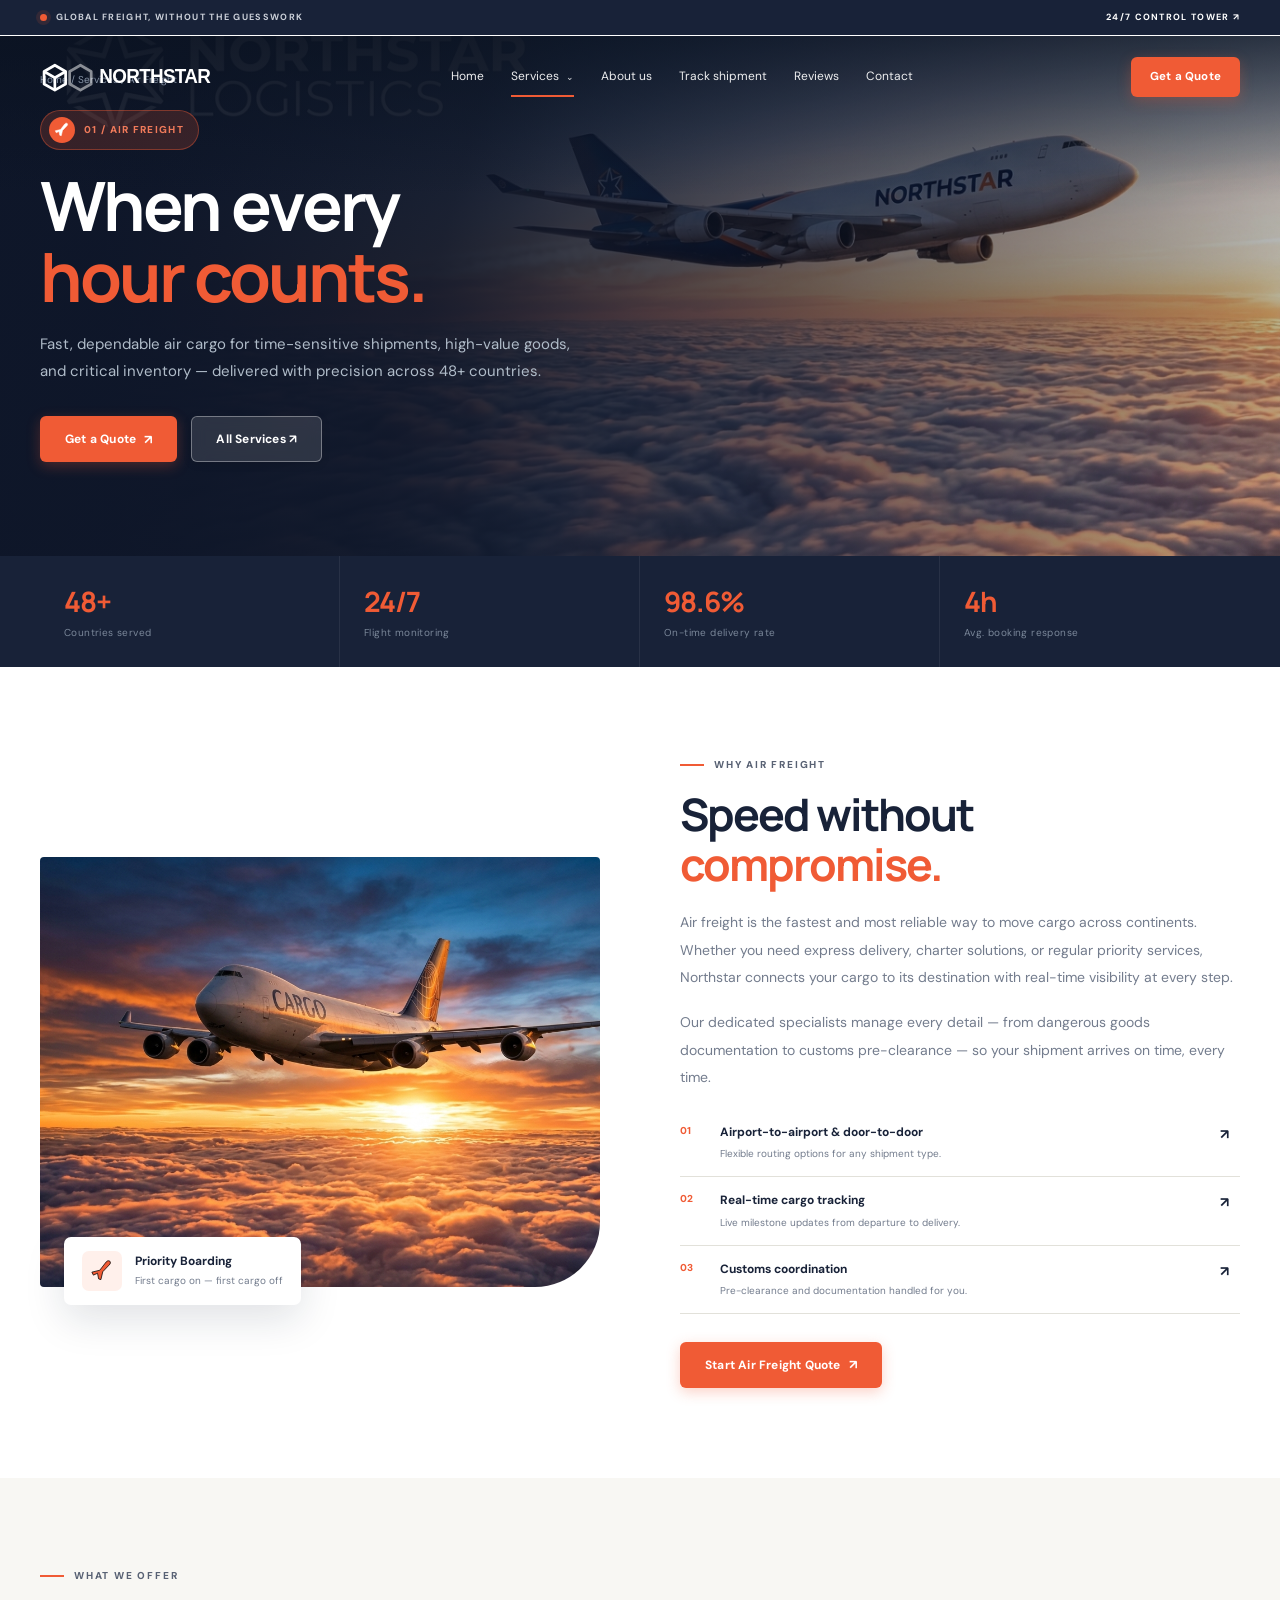
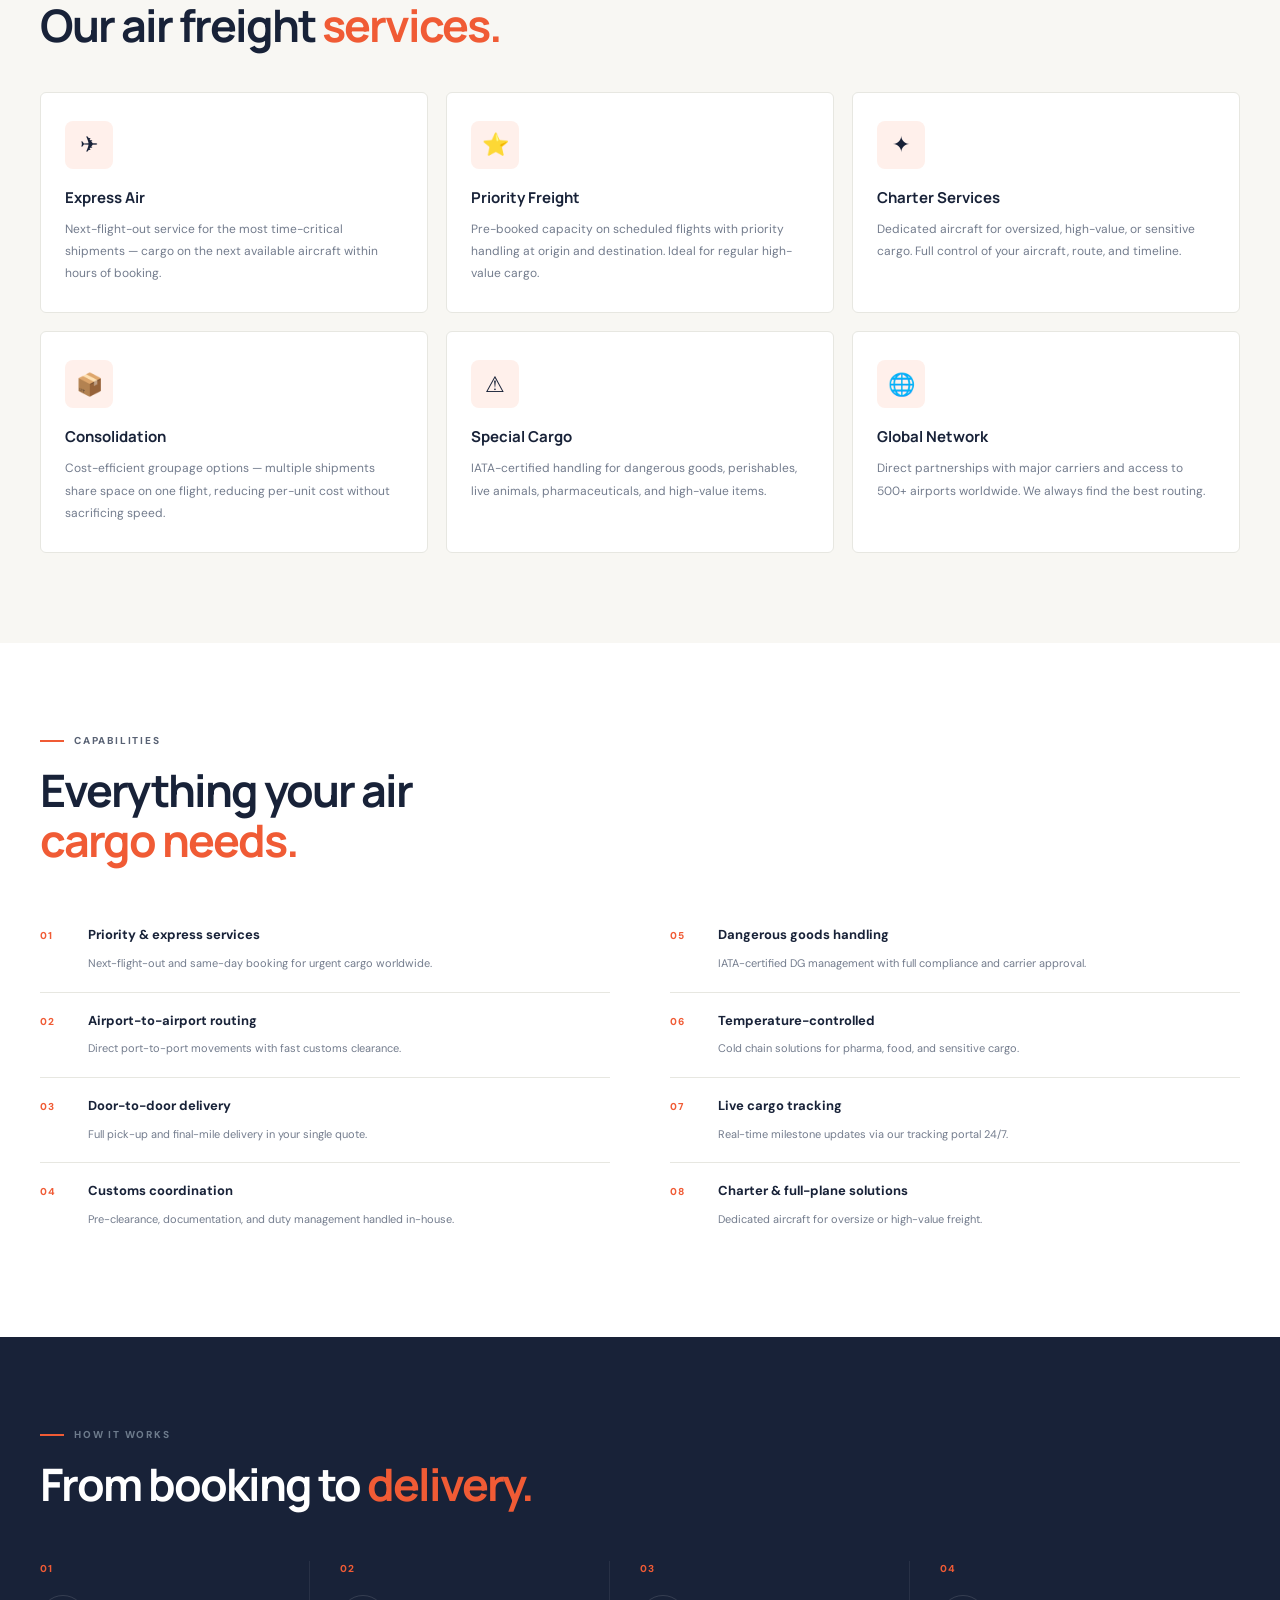
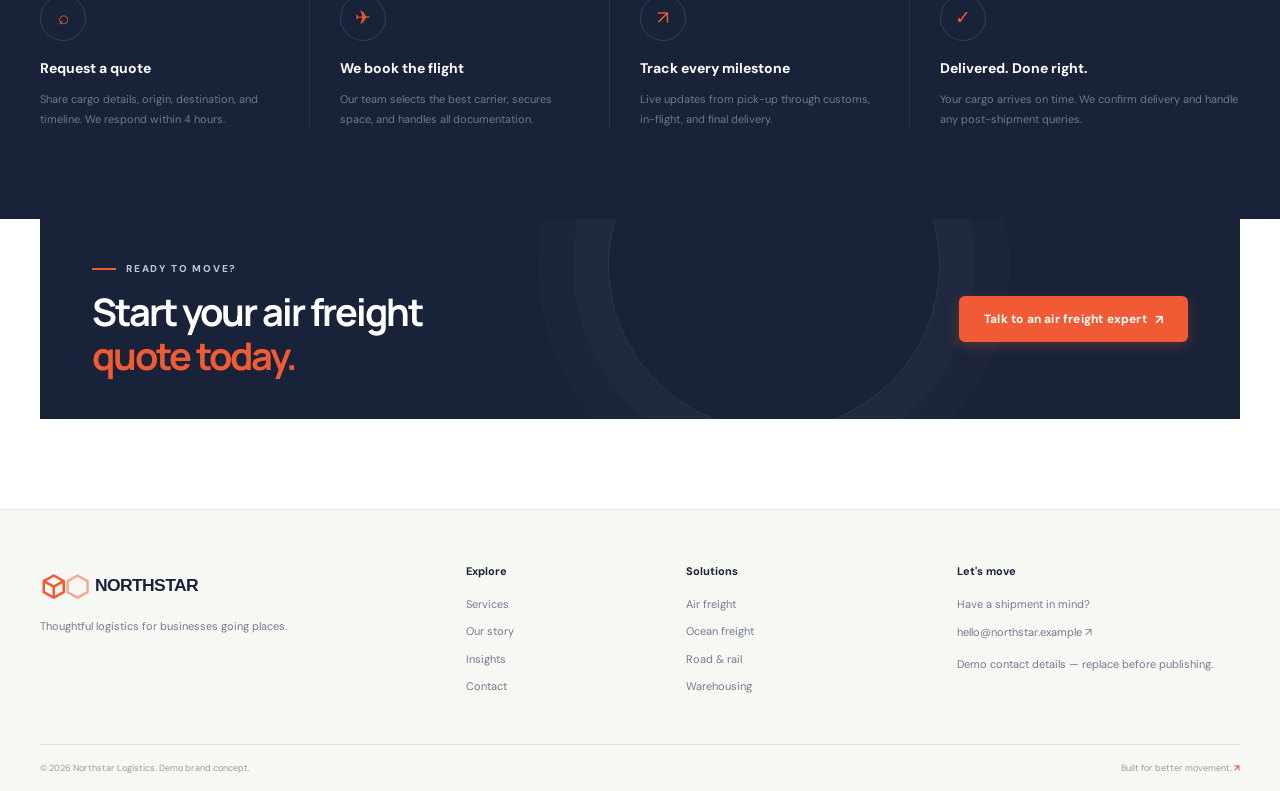
<file: service-air.html>
<!doctype html>
<html lang="en">
<head>
<meta charset="utf-8">
<meta name="viewport" content="width=device-width,initial-scale=1">
<meta name="description" content="Northstar Logistics Air Freight — Express, priority & charter air cargo solutions worldwide.">
<title>Air Freight — Northstar Logistics</title>
<link rel="icon" href="assets/logo.svg">
<link rel="stylesheet" href="styles.css">
<link rel="stylesheet" href="service-detail.css">
</head>
<body class="service-detail-page">
<div class="announcement"><i class="pulse"></i> GLOBAL FREIGHT, WITHOUT THE GUESSWORK <span>24/7 CONTROL TOWER ↗</span></div>
<header class="header-bar">
  <div class="header">
    <a class="brand" href="index.html"><img src="assets/logo.svg" alt="Northstar Logistics"></a>
    <button class="menu" aria-label="Toggle navigation" aria-expanded="false">☰</button>
    <nav class="nav">
      <a href="index.html">Home</a>
      <div class="nav-item has-dropdown">
        <a class="nav-link active" href="services.html">Services <span class="nav-caret">⌄</span></a>
        <div class="dropdown-menu">
          <div class="dropdown-list">
            <a class="dropdown-item" href="service-air.html"><span class="dropdown-icon"><img src="assets/plane.svg" alt="" aria-hidden="true"></span><div class="dropdown-info"><strong>Air freight</strong><small>Express, priority &amp; charter</small></div></a>
            <a class="dropdown-item" href="service-ocean.html"><span class="dropdown-icon"><img src="assets/ship.svg" alt="" aria-hidden="true"></span><div class="dropdown-info"><strong>Ocean freight</strong><small>FCL, LCL &amp; global routes</small></div></a>
            <a class="dropdown-item" href="service-road.html"><span class="dropdown-icon"><img src="assets/truck.svg" alt="" aria-hidden="true"></span><div class="dropdown-info"><strong>Road &amp; rail</strong><small>Intermodal ground delivery</small></div></a>
            <a class="dropdown-item" href="service-warehouse.html"><span class="dropdown-icon"><img src="assets/warehouse.svg" alt="" aria-hidden="true"></span><div class="dropdown-info"><strong>Warehousing</strong><small>Storage, pick &amp; pack</small></div></a>
          </div>
          <a class="dropdown-foot" href="services.html"><span>All services</span><b>↗</b></a>
        </div>
      </div>
      <a href="about.html">About us</a>
      <a href="tracking.html">Track shipment</a>
      <a href="insights.html">Reviews</a>
      <a href="contact.html">Contact</a>
    </nav>
    <a class="btn orange" href="contact.html">Get a Quote</a>
  </div>
</header>
<main>

  <!-- HERO -->
  <section class="svc-hero">
    <img class="svc-hero-img" src="assets/service-air-hero.jpg" alt="Northstar Logistics cargo aircraft in flight above clouds">
    <div class="svc-hero-overlay"></div>
    <div class="svc-hero-content shell">
      <div class="crumb svc-crumb"><a href="index.html">Home</a> / <a href="services.html">Services</a> / Air Freight</div>
      <div class="svc-hero-badge">
        <span class="svc-badge-icon"><img src="assets/plane.svg" alt=""></span>
        <span>01 / AIR FREIGHT</span>
      </div>
      <h1>When every<br><em>hour counts.</em></h1>
      <p>Fast, dependable air cargo for time-sensitive shipments, high-value goods, and critical inventory — delivered with precision across 48+ countries.</p>
      <div class="svc-hero-actions">
        <a class="btn orange" href="contact.html">Get a Quote <span>↗</span></a>
        <a class="btn-ghost" href="services.html">All Services ↗</a>
      </div>
    </div>
  </section>

  <!-- STATS STRIP -->
  <div class="svc-stats">
    <div class="svc-stats-inner shell">
      <div class="svc-stat"><strong>48+</strong><span>Countries served</span></div>
      <div class="svc-stat"><strong>24/7</strong><span>Flight monitoring</span></div>
      <div class="svc-stat"><strong>98.6%</strong><span>On-time delivery rate</span></div>
      <div class="svc-stat"><strong>4h</strong><span>Avg. booking response</span></div>
    </div>
  </div>

  <!-- OVERVIEW -->
  <section class="svc-overview">
    <div class="shell svc-overview-grid">
      <div class="svc-overview-img-wrap reveal">
        <img class="svc-overview-img" src="assets/air-freight.jpg" alt="Cargo aircraft loading at Northstar terminal">
        <div class="svc-img-badge">
          <div class="svc-badge-sq"><img src="assets/plane.svg" alt=""></div>
          <div><strong>Priority Boarding</strong><small>First cargo on — first cargo off</small></div>
        </div>
      </div>
      <div class="reveal d1">
        <div class="eyebrow">WHY AIR FREIGHT</div>
        <h2>Speed without<br><em>compromise.</em></h2>
        <p class="svc-p">Air freight is the fastest and most reliable way to move cargo across continents. Whether you need express delivery, charter solutions, or regular priority services, Northstar connects your cargo to its destination with real-time visibility at every step.</p>
        <p class="svc-p">Our dedicated specialists manage every detail — from dangerous goods documentation to customs pre-clearance — so your shipment arrives on time, every time.</p>
        <div class="benefit"><span>01</span><div><strong>Airport-to-airport &amp; door-to-door</strong><small>Flexible routing options for any shipment type.</small></div><b>↗</b></div>
        <div class="benefit"><span>02</span><div><strong>Real-time cargo tracking</strong><small>Live milestone updates from departure to delivery.</small></div><b>↗</b></div>
        <div class="benefit"><span>03</span><div><strong>Customs coordination</strong><small>Pre-clearance and documentation handled for you.</small></div><b>↗</b></div>
        <a class="btn orange" href="contact.html" style="margin-top:28px">Start Air Freight Quote <span>↗</span></a>
      </div>
    </div>
  </section>

  <!-- FEATURES GRID -->
  <section class="svc-features">
    <div class="shell">
      <div class="eyebrow">WHAT WE OFFER</div>
      <h2 class="svc-section-h2">Our air freight <em>services.</em></h2>
      <div class="svc-features-grid">
        <div class="svc-feat-card reveal"><div class="svc-feat-icon">✈</div><h3>Express Air</h3><p>Next-flight-out service for the most time-critical shipments — cargo on the next available aircraft within hours of booking.</p></div>
        <div class="svc-feat-card reveal d1"><div class="svc-feat-icon">⭐</div><h3>Priority Freight</h3><p>Pre-booked capacity on scheduled flights with priority handling at origin and destination. Ideal for regular high-value cargo.</p></div>
        <div class="svc-feat-card reveal d2"><div class="svc-feat-icon">✦</div><h3>Charter Services</h3><p>Dedicated aircraft for oversized, high-value, or sensitive cargo. Full control of your aircraft, route, and timeline.</p></div>
        <div class="svc-feat-card reveal"><div class="svc-feat-icon">📦</div><h3>Consolidation</h3><p>Cost-efficient groupage options — multiple shipments share space on one flight, reducing per-unit cost without sacrificing speed.</p></div>
        <div class="svc-feat-card reveal d1"><div class="svc-feat-icon">⚠</div><h3>Special Cargo</h3><p>IATA-certified handling for dangerous goods, perishables, live animals, pharmaceuticals, and high-value items.</p></div>
        <div class="svc-feat-card reveal d2"><div class="svc-feat-icon">🌐</div><h3>Global Network</h3><p>Direct partnerships with major carriers and access to 500+ airports worldwide. We always find the best routing.</p></div>
      </div>
    </div>
  </section>

  <!-- CAPABILITIES -->
  <section class="svc-capabilities">
    <div class="shell">
      <div class="eyebrow">CAPABILITIES</div>
      <h2 class="svc-section-h2">Everything your air<br><em>cargo needs.</em></h2>
      <div class="svc-cap-grid">
        <ul class="svc-cap-list reveal">
          <li><span class="svc-cap-num">01</span><div><strong>Priority &amp; express services</strong><small>Next-flight-out and same-day booking for urgent cargo worldwide.</small></div></li>
          <li><span class="svc-cap-num">02</span><div><strong>Airport-to-airport routing</strong><small>Direct port-to-port movements with fast customs clearance.</small></div></li>
          <li><span class="svc-cap-num">03</span><div><strong>Door-to-door delivery</strong><small>Full pick-up and final-mile delivery in your single quote.</small></div></li>
          <li><span class="svc-cap-num">04</span><div><strong>Customs coordination</strong><small>Pre-clearance, documentation, and duty management handled in-house.</small></div></li>
        </ul>
        <ul class="svc-cap-list reveal d1">
          <li><span class="svc-cap-num">05</span><div><strong>Dangerous goods handling</strong><small>IATA-certified DG management with full compliance and carrier approval.</small></div></li>
          <li><span class="svc-cap-num">06</span><div><strong>Temperature-controlled</strong><small>Cold chain solutions for pharma, food, and sensitive cargo.</small></div></li>
          <li><span class="svc-cap-num">07</span><div><strong>Live cargo tracking</strong><small>Real-time milestone updates via our tracking portal 24/7.</small></div></li>
          <li><span class="svc-cap-num">08</span><div><strong>Charter &amp; full-plane solutions</strong><small>Dedicated aircraft for oversize or high-value freight.</small></div></li>
        </ul>
      </div>
    </div>
  </section>

  <!-- PROCESS -->
  <section class="svc-process">
    <div class="shell">
      <div class="eyebrow">HOW IT WORKS</div>
      <h2 class="svc-process-h2">From booking to <em>delivery.</em></h2>
      <div class="svc-steps">
        <div class="svc-step reveal"><div class="svc-step-num">01</div><div class="svc-step-circle">⌕</div><h3>Request a quote</h3><p>Share cargo details, origin, destination, and timeline. We respond within 4 hours.</p></div>
        <div class="svc-step reveal d1"><div class="svc-step-num">02</div><div class="svc-step-circle">✈</div><h3>We book the flight</h3><p>Our team selects the best carrier, secures space, and handles all documentation.</p></div>
        <div class="svc-step reveal d2"><div class="svc-step-num">03</div><div class="svc-step-circle">↗</div><h3>Track every milestone</h3><p>Live updates from pick-up through customs, in-flight, and final delivery.</p></div>
        <div class="svc-step reveal d3"><div class="svc-step-num">04</div><div class="svc-step-circle">✓</div><h3>Delivered. Done right.</h3><p>Your cargo arrives on time. We confirm delivery and handle any post-shipment queries.</p></div>
      </div>
    </div>
  </section>

  <!-- CTA -->
  <section class="cta shell reveal">
    <div><div class="eyebrow">READY TO MOVE?</div><h2>Start your air freight<br><em>quote today.</em></h2></div>
    <a class="btn orange" href="contact.html">Talk to an air freight expert <span>↗</span></a>
  </section>

</main>
<footer class="footer">
  <div class="footer-main shell">
    <div class="footer-brand"><a href="index.html"><img src="assets/logo.svg" alt="Northstar Logistics"></a><p>Thoughtful logistics for businesses going places.</p></div>
    <div><h4>Explore</h4><a href="services.html">Services</a><a href="about.html">Our story</a><a href="insights.html">Insights</a><a href="contact.html">Contact</a></div>
    <div><h4>Solutions</h4><a href="service-air.html">Air freight</a><a href="service-ocean.html">Ocean freight</a><a href="service-road.html">Road &amp; rail</a><a href="service-warehouse.html">Warehousing</a></div>
    <div><h4>Let's move</h4><p>Have a shipment in mind?</p><a href="contact.html">hello@northstar.example ↗</a><small>Demo contact details — replace before publishing.</small></div>
  </div>
  <div class="footer-bottom shell"><span>© 2026 Northstar Logistics. Demo brand concept.</span><span>Built for better movement. <b>↗</b></span></div>
</footer>
<script src="script.js"></script>
</body>
</html>
</file>
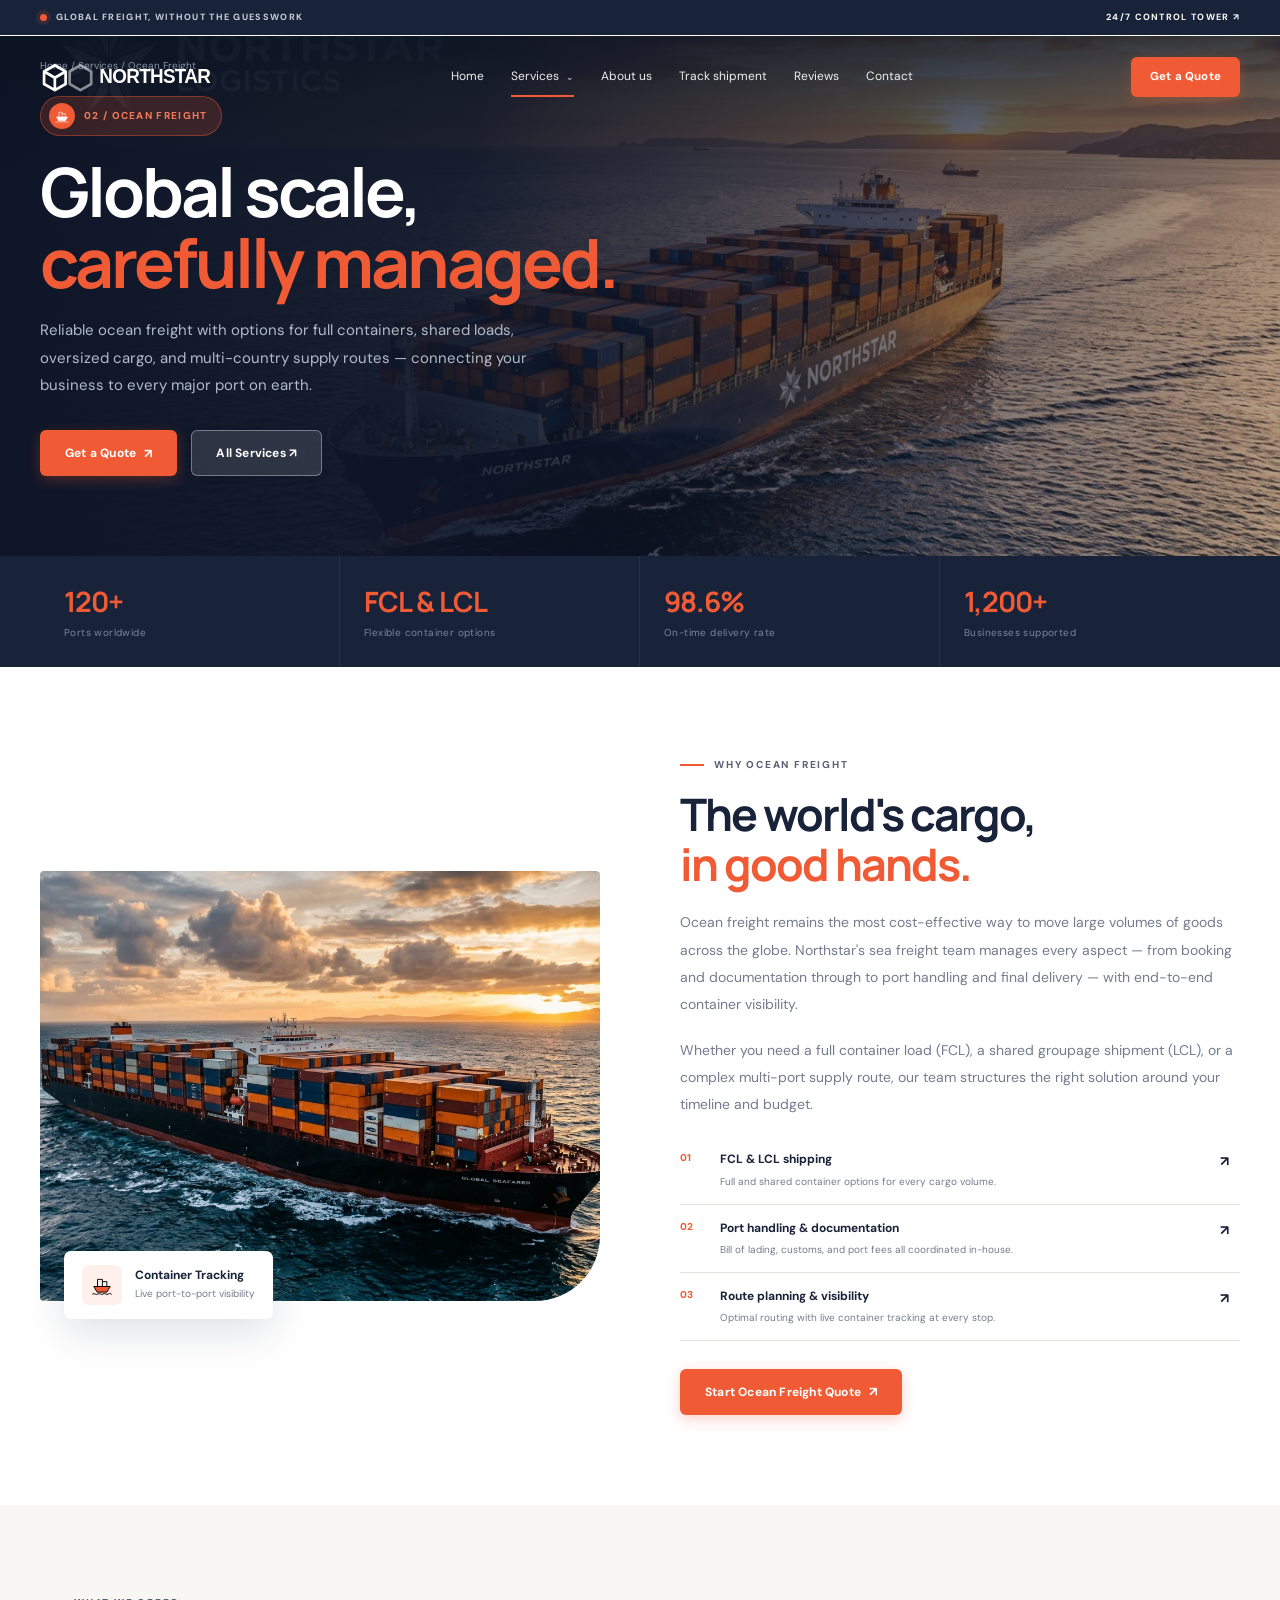
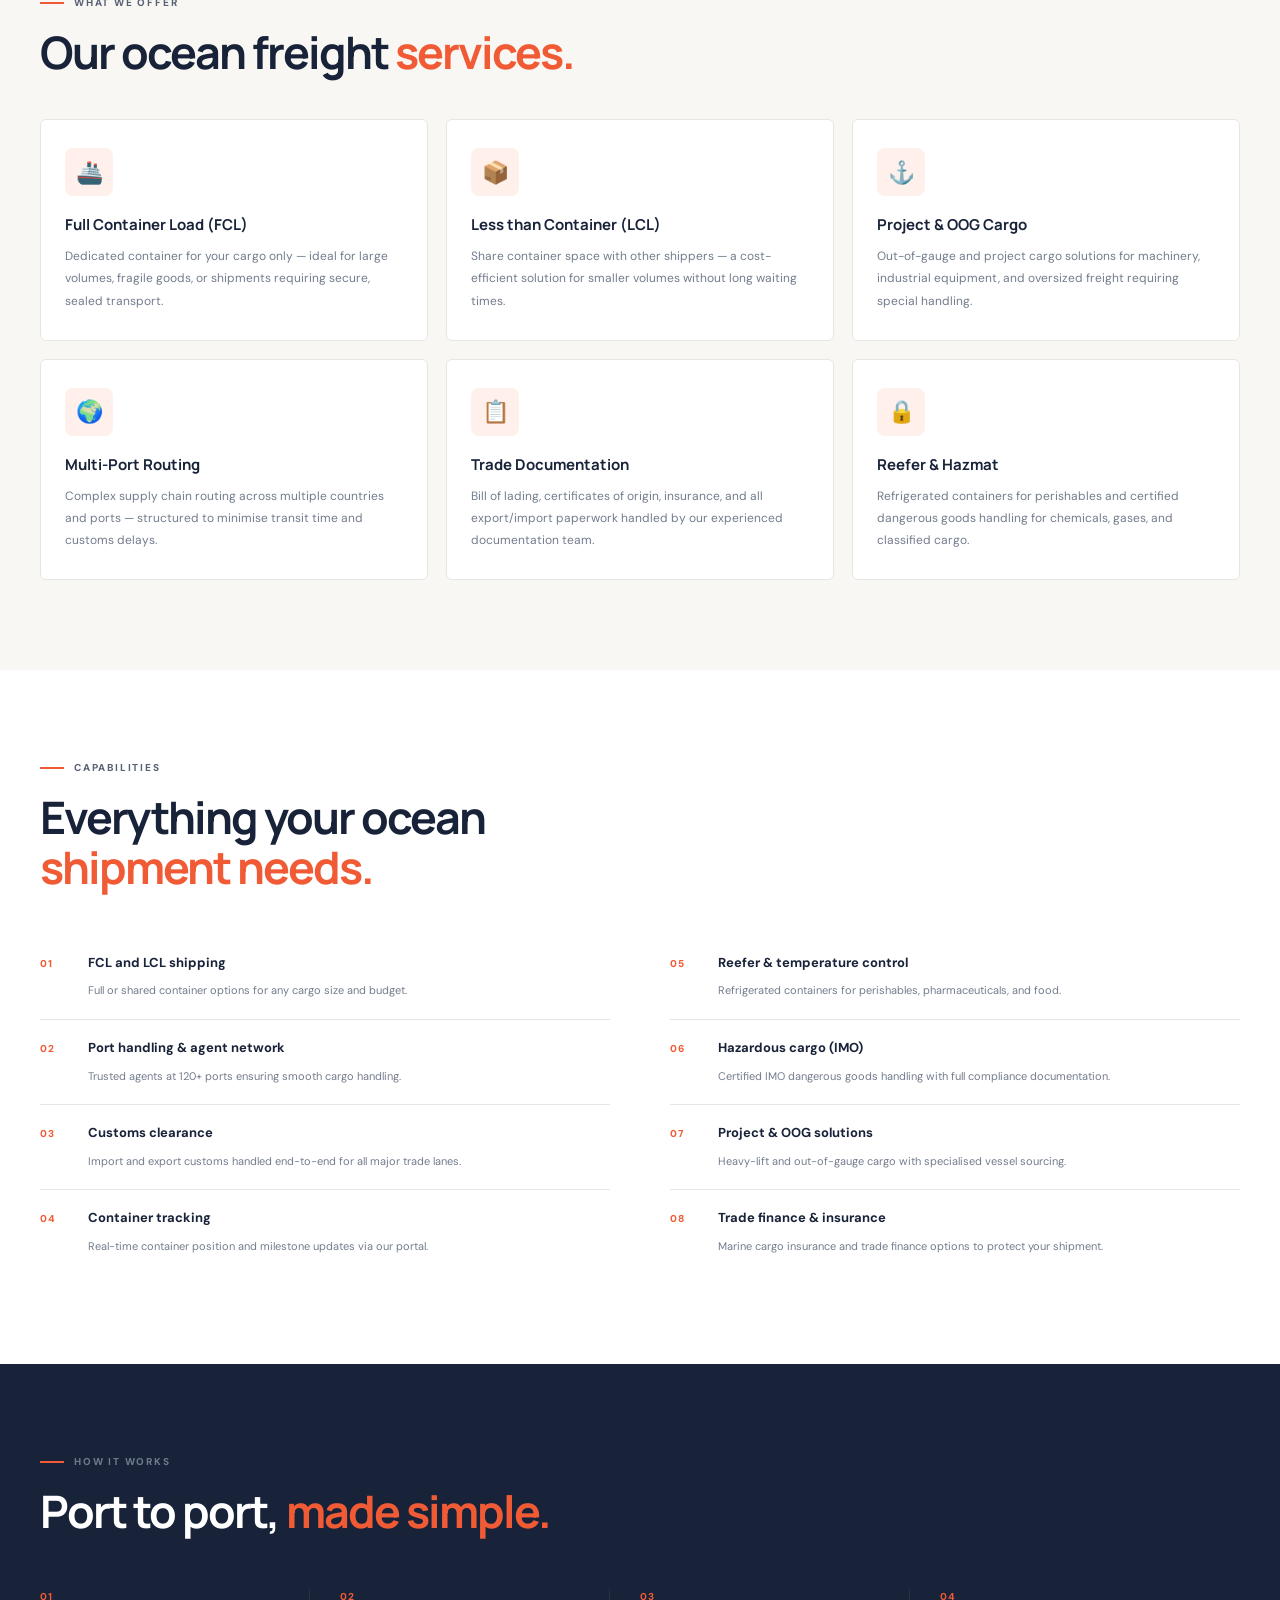
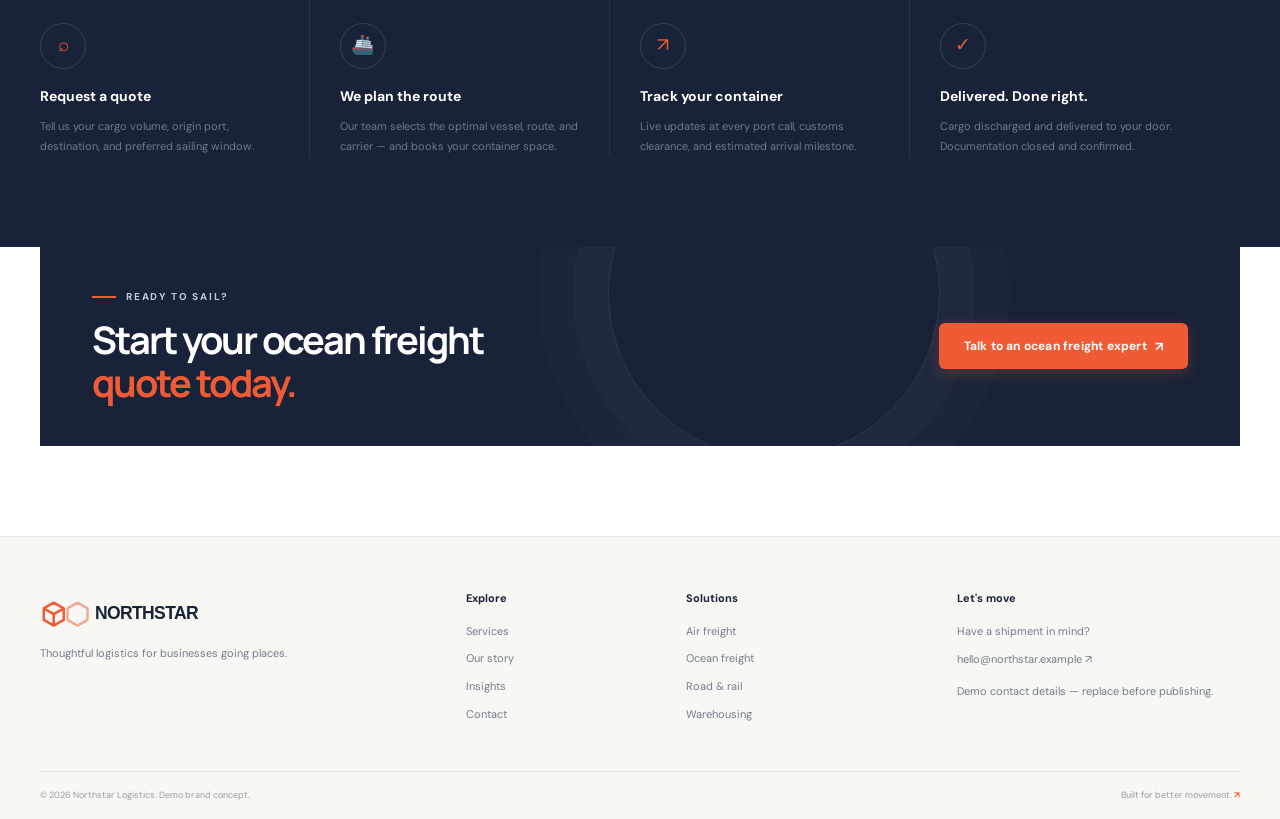
<file: service-ocean.html>
<!doctype html>
<html lang="en">
<head>
<meta charset="utf-8">
<meta name="viewport" content="width=device-width,initial-scale=1">
<meta name="description" content="Northstar Logistics Ocean Freight — FCL, LCL & global container shipping solutions.">
<title>Ocean Freight — Northstar Logistics</title>
<link rel="icon" href="assets/logo.svg">
<link rel="stylesheet" href="styles.css">
<link rel="stylesheet" href="service-detail.css">
</head>
<body class="service-detail-page">
<div class="announcement"><i class="pulse"></i> GLOBAL FREIGHT, WITHOUT THE GUESSWORK <span>24/7 CONTROL TOWER ↗</span></div>
<header class="header-bar">
  <div class="header">
    <a class="brand" href="index.html"><img src="assets/logo.svg" alt="Northstar Logistics"></a>
    <button class="menu" aria-label="Toggle navigation" aria-expanded="false">☰</button>
    <nav class="nav">
      <a href="index.html">Home</a>
      <div class="nav-item has-dropdown">
        <a class="nav-link active" href="services.html">Services <span class="nav-caret">⌄</span></a>
        <div class="dropdown-menu">
          <div class="dropdown-list">
            <a class="dropdown-item" href="service-air.html"><span class="dropdown-icon"><img src="assets/plane.svg" alt="" aria-hidden="true"></span><div class="dropdown-info"><strong>Air freight</strong><small>Express, priority &amp; charter</small></div></a>
            <a class="dropdown-item" href="service-ocean.html"><span class="dropdown-icon"><img src="assets/ship.svg" alt="" aria-hidden="true"></span><div class="dropdown-info"><strong>Ocean freight</strong><small>FCL, LCL &amp; global routes</small></div></a>
            <a class="dropdown-item" href="service-road.html"><span class="dropdown-icon"><img src="assets/truck.svg" alt="" aria-hidden="true"></span><div class="dropdown-info"><strong>Road &amp; rail</strong><small>Intermodal ground delivery</small></div></a>
            <a class="dropdown-item" href="service-warehouse.html"><span class="dropdown-icon"><img src="assets/warehouse.svg" alt="" aria-hidden="true"></span><div class="dropdown-info"><strong>Warehousing</strong><small>Storage, pick &amp; pack</small></div></a>
          </div>
          <a class="dropdown-foot" href="services.html"><span>All services</span><b>↗</b></a>
        </div>
      </div>
      <a href="about.html">About us</a>
      <a href="tracking.html">Track shipment</a>
      <a href="insights.html">Reviews</a>
      <a href="contact.html">Contact</a>
    </nav>
    <a class="btn orange" href="contact.html">Get a Quote</a>
  </div>
</header>
<main>

  <!-- HERO -->
  <section class="svc-hero">
    <img class="svc-hero-img" src="assets/service-ocean-hero.jpg" alt="Northstar container ship at golden hour on open ocean">
    <div class="svc-hero-overlay"></div>
    <div class="svc-hero-content shell">
      <div class="crumb svc-crumb"><a href="index.html">Home</a> / <a href="services.html">Services</a> / Ocean Freight</div>
      <div class="svc-hero-badge">
        <span class="svc-badge-icon"><img src="assets/ship.svg" alt=""></span>
        <span>02 / OCEAN FREIGHT</span>
      </div>
      <h1>Global scale,<br><em>carefully managed.</em></h1>
      <p>Reliable ocean freight with options for full containers, shared loads, oversized cargo, and multi-country supply routes — connecting your business to every major port on earth.</p>
      <div class="svc-hero-actions">
        <a class="btn orange" href="contact.html">Get a Quote <span>↗</span></a>
        <a class="btn-ghost" href="services.html">All Services ↗</a>
      </div>
    </div>
  </section>

  <!-- STATS STRIP -->
  <div class="svc-stats">
    <div class="svc-stats-inner shell">
      <div class="svc-stat"><strong>120+</strong><span>Ports worldwide</span></div>
      <div class="svc-stat"><strong>FCL &amp; LCL</strong><span>Flexible container options</span></div>
      <div class="svc-stat"><strong>98.6%</strong><span>On-time delivery rate</span></div>
      <div class="svc-stat"><strong>1,200+</strong><span>Businesses supported</span></div>
    </div>
  </div>

  <!-- OVERVIEW -->
  <section class="svc-overview">
    <div class="shell svc-overview-grid">
      <div class="svc-overview-img-wrap reveal">
        <img class="svc-overview-img" src="assets/ocean-freight.jpg" alt="Northstar container ship loaded at port">
        <div class="svc-img-badge">
          <div class="svc-badge-sq"><img src="assets/ship.svg" alt=""></div>
          <div><strong>Container Tracking</strong><small>Live port-to-port visibility</small></div>
        </div>
      </div>
      <div class="reveal d1">
        <div class="eyebrow">WHY OCEAN FREIGHT</div>
        <h2>The world's cargo,<br><em>in good hands.</em></h2>
        <p class="svc-p">Ocean freight remains the most cost-effective way to move large volumes of goods across the globe. Northstar's sea freight team manages every aspect — from booking and documentation through to port handling and final delivery — with end-to-end container visibility.</p>
        <p class="svc-p">Whether you need a full container load (FCL), a shared groupage shipment (LCL), or a complex multi-port supply route, our team structures the right solution around your timeline and budget.</p>
        <div class="benefit"><span>01</span><div><strong>FCL &amp; LCL shipping</strong><small>Full and shared container options for every cargo volume.</small></div><b>↗</b></div>
        <div class="benefit"><span>02</span><div><strong>Port handling &amp; documentation</strong><small>Bill of lading, customs, and port fees all coordinated in-house.</small></div><b>↗</b></div>
        <div class="benefit"><span>03</span><div><strong>Route planning &amp; visibility</strong><small>Optimal routing with live container tracking at every stop.</small></div><b>↗</b></div>
        <a class="btn orange" href="contact.html" style="margin-top:28px">Start Ocean Freight Quote <span>↗</span></a>
      </div>
    </div>
  </section>

  <!-- FEATURES GRID -->
  <section class="svc-features">
    <div class="shell">
      <div class="eyebrow">WHAT WE OFFER</div>
      <h2 class="svc-section-h2">Our ocean freight <em>services.</em></h2>
      <div class="svc-features-grid">
        <div class="svc-feat-card reveal"><div class="svc-feat-icon">🚢</div><h3>Full Container Load (FCL)</h3><p>Dedicated container for your cargo only — ideal for large volumes, fragile goods, or shipments requiring secure, sealed transport.</p></div>
        <div class="svc-feat-card reveal d1"><div class="svc-feat-icon">📦</div><h3>Less than Container (LCL)</h3><p>Share container space with other shippers — a cost-efficient solution for smaller volumes without long waiting times.</p></div>
        <div class="svc-feat-card reveal d2"><div class="svc-feat-icon">⚓</div><h3>Project &amp; OOG Cargo</h3><p>Out-of-gauge and project cargo solutions for machinery, industrial equipment, and oversized freight requiring special handling.</p></div>
        <div class="svc-feat-card reveal"><div class="svc-feat-icon">🌍</div><h3>Multi-Port Routing</h3><p>Complex supply chain routing across multiple countries and ports — structured to minimise transit time and customs delays.</p></div>
        <div class="svc-feat-card reveal d1"><div class="svc-feat-icon">📋</div><h3>Trade Documentation</h3><p>Bill of lading, certificates of origin, insurance, and all export/import paperwork handled by our experienced documentation team.</p></div>
        <div class="svc-feat-card reveal d2"><div class="svc-feat-icon">🔒</div><h3>Reefer &amp; Hazmat</h3><p>Refrigerated containers for perishables and certified dangerous goods handling for chemicals, gases, and classified cargo.</p></div>
      </div>
    </div>
  </section>

  <!-- CAPABILITIES -->
  <section class="svc-capabilities">
    <div class="shell">
      <div class="eyebrow">CAPABILITIES</div>
      <h2 class="svc-section-h2">Everything your ocean<br><em>shipment needs.</em></h2>
      <div class="svc-cap-grid">
        <ul class="svc-cap-list reveal">
          <li><span class="svc-cap-num">01</span><div><strong>FCL and LCL shipping</strong><small>Full or shared container options for any cargo size and budget.</small></div></li>
          <li><span class="svc-cap-num">02</span><div><strong>Port handling &amp; agent network</strong><small>Trusted agents at 120+ ports ensuring smooth cargo handling.</small></div></li>
          <li><span class="svc-cap-num">03</span><div><strong>Customs clearance</strong><small>Import and export customs handled end-to-end for all major trade lanes.</small></div></li>
          <li><span class="svc-cap-num">04</span><div><strong>Container tracking</strong><small>Real-time container position and milestone updates via our portal.</small></div></li>
        </ul>
        <ul class="svc-cap-list reveal d1">
          <li><span class="svc-cap-num">05</span><div><strong>Reefer &amp; temperature control</strong><small>Refrigerated containers for perishables, pharmaceuticals, and food.</small></div></li>
          <li><span class="svc-cap-num">06</span><div><strong>Hazardous cargo (IMO)</strong><small>Certified IMO dangerous goods handling with full compliance documentation.</small></div></li>
          <li><span class="svc-cap-num">07</span><div><strong>Project &amp; OOG solutions</strong><small>Heavy-lift and out-of-gauge cargo with specialised vessel sourcing.</small></div></li>
          <li><span class="svc-cap-num">08</span><div><strong>Trade finance &amp; insurance</strong><small>Marine cargo insurance and trade finance options to protect your shipment.</small></div></li>
        </ul>
      </div>
    </div>
  </section>

  <!-- PROCESS -->
  <section class="svc-process">
    <div class="shell">
      <div class="eyebrow">HOW IT WORKS</div>
      <h2 class="svc-process-h2">Port to port, <em>made simple.</em></h2>
      <div class="svc-steps">
        <div class="svc-step reveal"><div class="svc-step-num">01</div><div class="svc-step-circle">⌕</div><h3>Request a quote</h3><p>Tell us your cargo volume, origin port, destination, and preferred sailing window.</p></div>
        <div class="svc-step reveal d1"><div class="svc-step-num">02</div><div class="svc-step-circle">🚢</div><h3>We plan the route</h3><p>Our team selects the optimal vessel, route, and carrier — and books your container space.</p></div>
        <div class="svc-step reveal d2"><div class="svc-step-num">03</div><div class="svc-step-circle">↗</div><h3>Track your container</h3><p>Live updates at every port call, customs clearance, and estimated arrival milestone.</p></div>
        <div class="svc-step reveal d3"><div class="svc-step-num">04</div><div class="svc-step-circle">✓</div><h3>Delivered. Done right.</h3><p>Cargo discharged and delivered to your door. Documentation closed and confirmed.</p></div>
      </div>
    </div>
  </section>

  <!-- CTA -->
  <section class="cta shell reveal">
    <div><div class="eyebrow">READY TO SAIL?</div><h2>Start your ocean freight<br><em>quote today.</em></h2></div>
    <a class="btn orange" href="contact.html">Talk to an ocean freight expert <span>↗</span></a>
  </section>

</main>
<footer class="footer">
  <div class="footer-main shell">
    <div class="footer-brand"><a href="index.html"><img src="assets/logo.svg" alt="Northstar Logistics"></a><p>Thoughtful logistics for businesses going places.</p></div>
    <div><h4>Explore</h4><a href="services.html">Services</a><a href="about.html">Our story</a><a href="insights.html">Insights</a><a href="contact.html">Contact</a></div>
    <div><h4>Solutions</h4><a href="service-air.html">Air freight</a><a href="service-ocean.html">Ocean freight</a><a href="service-road.html">Road &amp; rail</a><a href="service-warehouse.html">Warehousing</a></div>
    <div><h4>Let's move</h4><p>Have a shipment in mind?</p><a href="contact.html">hello@northstar.example ↗</a><small>Demo contact details — replace before publishing.</small></div>
  </div>
  <div class="footer-bottom shell"><span>© 2026 Northstar Logistics. Demo brand concept.</span><span>Built for better movement. <b>↗</b></span></div>
</footer>
<script src="script.js"></script>
</body>
</html>
</file>
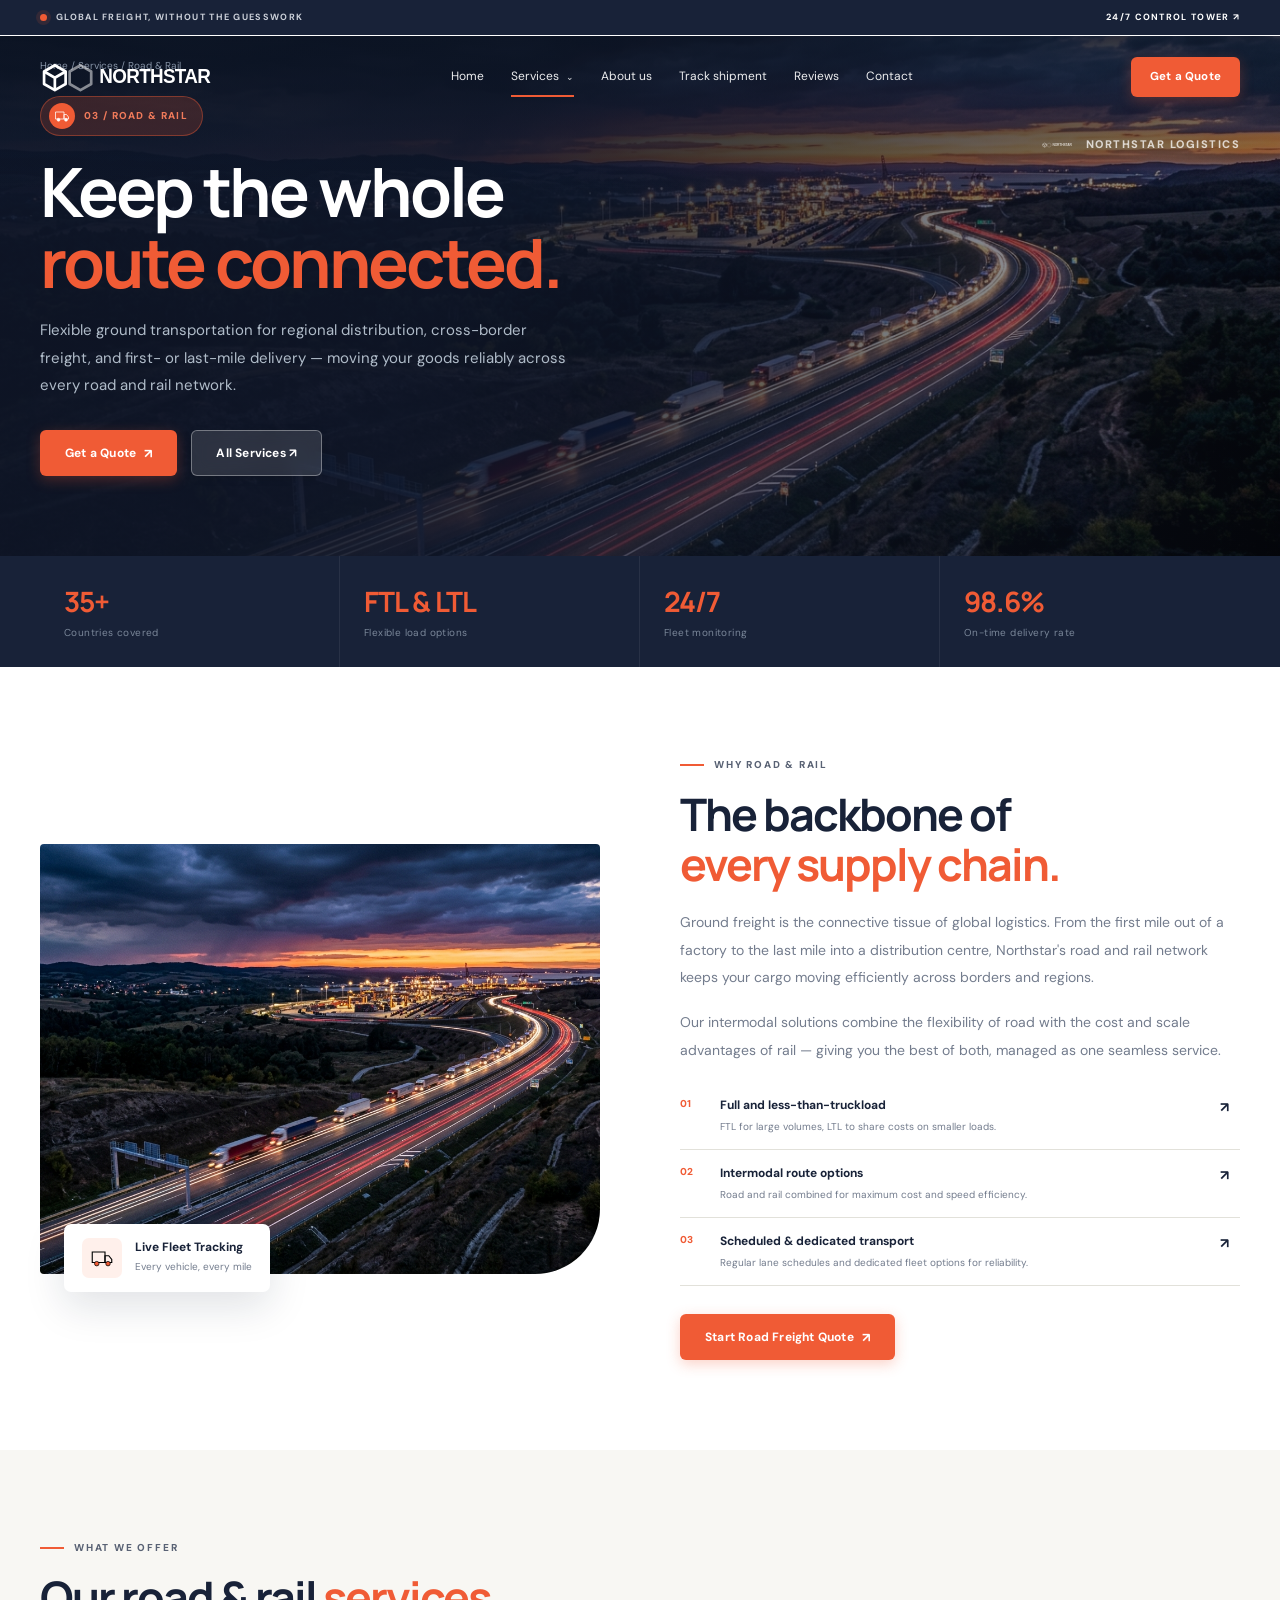
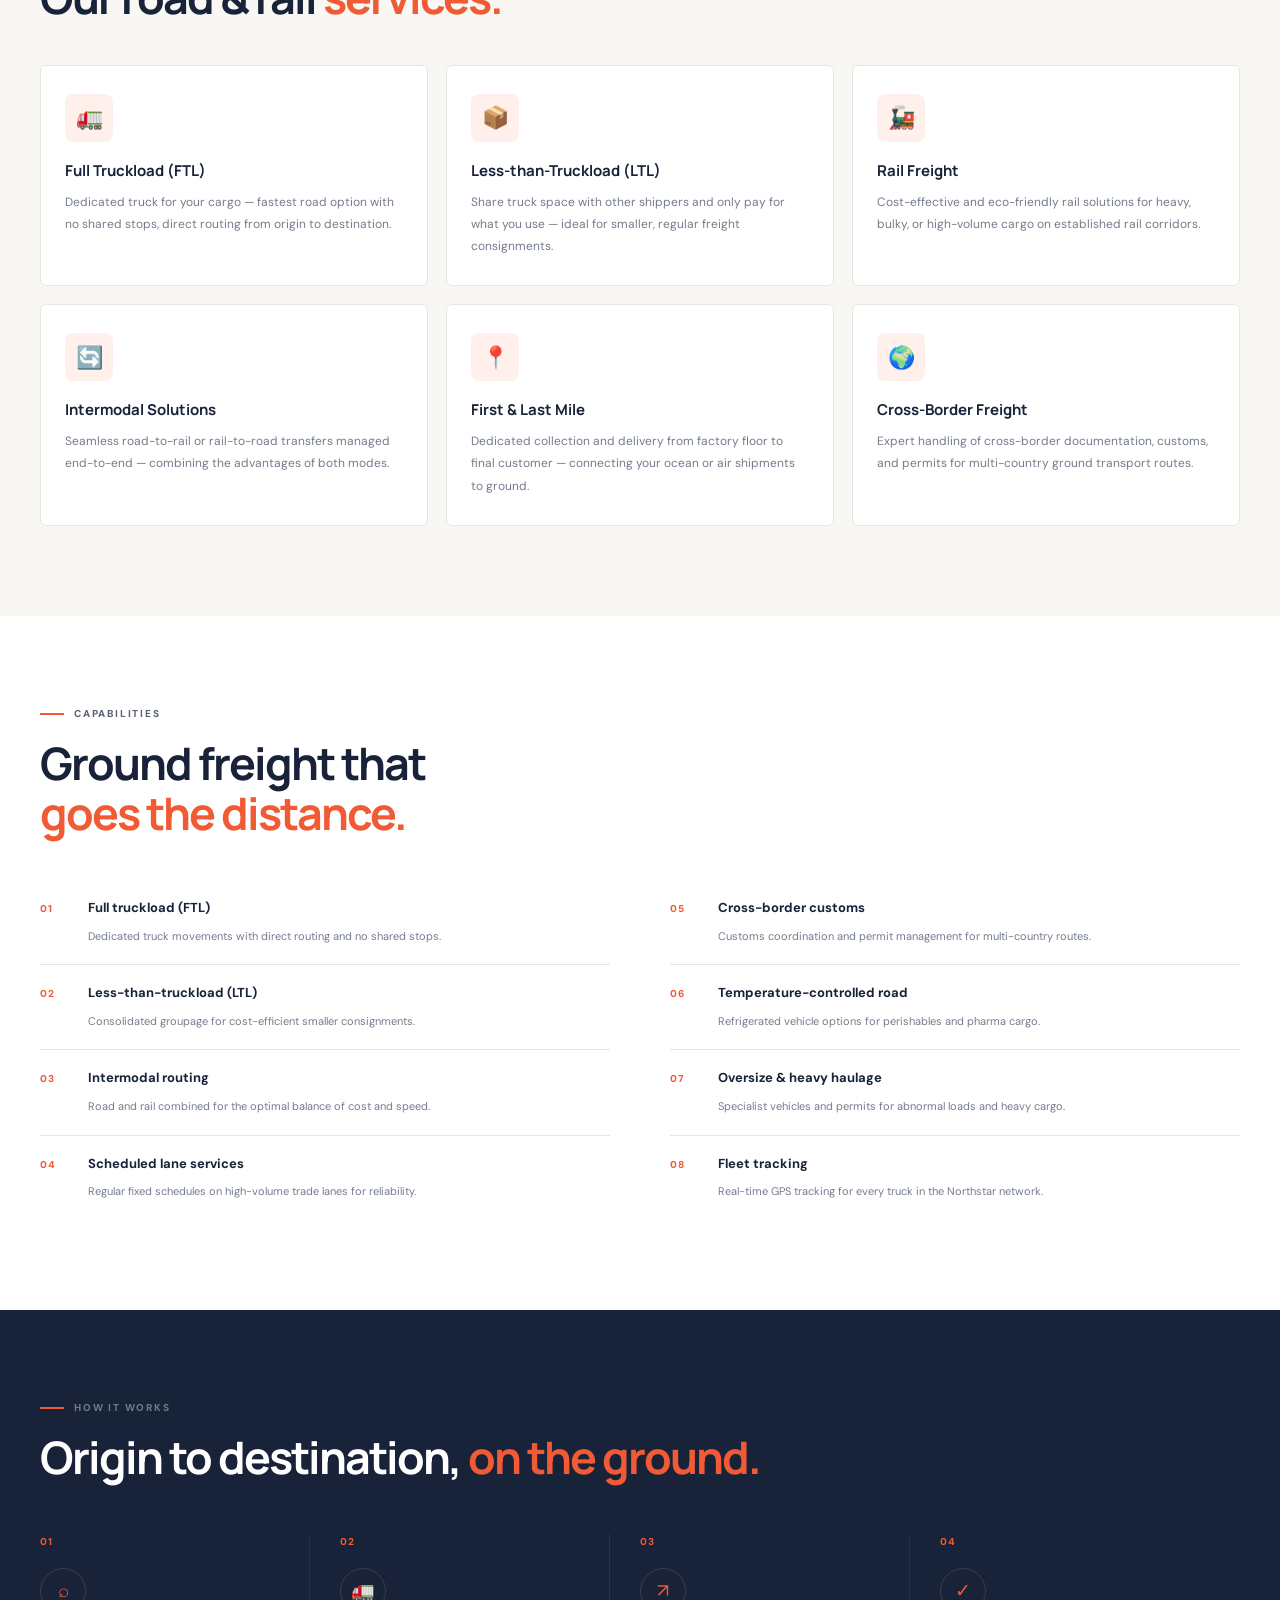
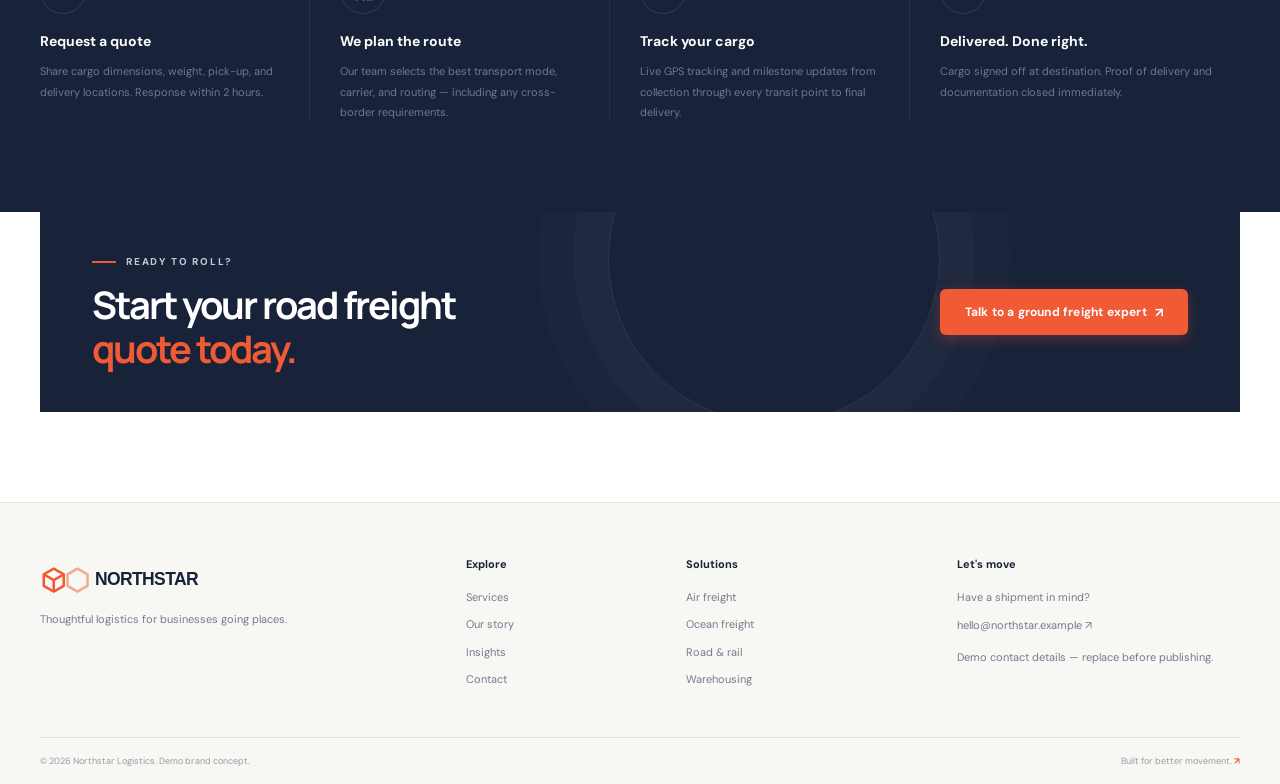
<file: service-road.html>
<!doctype html>
<html lang="en">
<head>
<meta charset="utf-8">
<meta name="viewport" content="width=device-width,initial-scale=1">
<meta name="description" content="Northstar Logistics Road & Rail Freight — FTL, LTL & intermodal ground transport solutions.">
<title>Road &amp; Rail — Northstar Logistics</title>
<link rel="icon" href="assets/logo.svg">
<link rel="stylesheet" href="styles.css">
<link rel="stylesheet" href="service-detail.css">
</head>
<body class="service-detail-page">
<div class="announcement"><i class="pulse"></i> GLOBAL FREIGHT, WITHOUT THE GUESSWORK <span>24/7 CONTROL TOWER ↗</span></div>
<header class="header-bar">
  <div class="header">
    <a class="brand" href="index.html"><img src="assets/logo.svg" alt="Northstar Logistics"></a>
    <button class="menu" aria-label="Toggle navigation" aria-expanded="false">☰</button>
    <nav class="nav">
      <a href="index.html">Home</a>
      <div class="nav-item has-dropdown">
        <a class="nav-link active" href="services.html">Services <span class="nav-caret">⌄</span></a>
        <div class="dropdown-menu">
          <div class="dropdown-list">
            <a class="dropdown-item" href="service-air.html"><span class="dropdown-icon"><img src="assets/plane.svg" alt="" aria-hidden="true"></span><div class="dropdown-info"><strong>Air freight</strong><small>Express, priority &amp; charter</small></div></a>
            <a class="dropdown-item" href="service-ocean.html"><span class="dropdown-icon"><img src="assets/ship.svg" alt="" aria-hidden="true"></span><div class="dropdown-info"><strong>Ocean freight</strong><small>FCL, LCL &amp; global routes</small></div></a>
            <a class="dropdown-item" href="service-road.html"><span class="dropdown-icon"><img src="assets/truck.svg" alt="" aria-hidden="true"></span><div class="dropdown-info"><strong>Road &amp; rail</strong><small>Intermodal ground delivery</small></div></a>
            <a class="dropdown-item" href="service-warehouse.html"><span class="dropdown-icon"><img src="assets/warehouse.svg" alt="" aria-hidden="true"></span><div class="dropdown-info"><strong>Warehousing</strong><small>Storage, pick &amp; pack</small></div></a>
          </div>
          <a class="dropdown-foot" href="services.html"><span>All services</span><b>↗</b></a>
        </div>
      </div>
      <a href="about.html">About us</a>
      <a href="tracking.html">Track shipment</a>
      <a href="insights.html">Reviews</a>
      <a href="contact.html">Contact</a>
    </nav>
    <a class="btn orange" href="contact.html">Get a Quote</a>
  </div>
</header>
<main>

  <!-- HERO (uses road-rail.jpg with CSS overlay for branding) -->
  <section class="svc-hero">
    <img class="svc-hero-img" src="assets/road-rail.jpg" alt="Northstar Logistics trucks on highway at dusk">
    <div class="svc-hero-overlay"></div>
    <!-- Northstar brand watermark on hero -->
    <div class="svc-hero-brand-mark">
      <img src="assets/logo.svg" alt="Northstar Logistics">
      <span>NORTHSTAR LOGISTICS</span>
    </div>
    <div class="svc-hero-content shell">
      <div class="crumb svc-crumb"><a href="index.html">Home</a> / <a href="services.html">Services</a> / Road &amp; Rail</div>
      <div class="svc-hero-badge">
        <span class="svc-badge-icon"><img src="assets/truck.svg" alt=""></span>
        <span>03 / ROAD &amp; RAIL</span>
      </div>
      <h1>Keep the whole<br><em>route connected.</em></h1>
      <p>Flexible ground transportation for regional distribution, cross-border freight, and first- or last-mile delivery — moving your goods reliably across every road and rail network.</p>
      <div class="svc-hero-actions">
        <a class="btn orange" href="contact.html">Get a Quote <span>↗</span></a>
        <a class="btn-ghost" href="services.html">All Services ↗</a>
      </div>
    </div>
  </section>

  <!-- STATS STRIP -->
  <div class="svc-stats">
    <div class="svc-stats-inner shell">
      <div class="svc-stat"><strong>35+</strong><span>Countries covered</span></div>
      <div class="svc-stat"><strong>FTL &amp; LTL</strong><span>Flexible load options</span></div>
      <div class="svc-stat"><strong>24/7</strong><span>Fleet monitoring</span></div>
      <div class="svc-stat"><strong>98.6%</strong><span>On-time delivery rate</span></div>
    </div>
  </div>

  <!-- OVERVIEW -->
  <section class="svc-overview">
    <div class="shell svc-overview-grid">
      <div class="svc-overview-img-wrap reveal">
        <img class="svc-overview-img" src="assets/road-rail.jpg" alt="Northstar logistics trucks on highway">
        <div class="svc-img-badge">
          <div class="svc-badge-sq"><img src="assets/truck.svg" alt=""></div>
          <div><strong>Live Fleet Tracking</strong><small>Every vehicle, every mile</small></div>
        </div>
      </div>
      <div class="reveal d1">
        <div class="eyebrow">WHY ROAD &amp; RAIL</div>
        <h2>The backbone of<br><em>every supply chain.</em></h2>
        <p class="svc-p">Ground freight is the connective tissue of global logistics. From the first mile out of a factory to the last mile into a distribution centre, Northstar's road and rail network keeps your cargo moving efficiently across borders and regions.</p>
        <p class="svc-p">Our intermodal solutions combine the flexibility of road with the cost and scale advantages of rail — giving you the best of both, managed as one seamless service.</p>
        <div class="benefit"><span>01</span><div><strong>Full and less-than-truckload</strong><small>FTL for large volumes, LTL to share costs on smaller loads.</small></div><b>↗</b></div>
        <div class="benefit"><span>02</span><div><strong>Intermodal route options</strong><small>Road and rail combined for maximum cost and speed efficiency.</small></div><b>↗</b></div>
        <div class="benefit"><span>03</span><div><strong>Scheduled &amp; dedicated transport</strong><small>Regular lane schedules and dedicated fleet options for reliability.</small></div><b>↗</b></div>
        <a class="btn orange" href="contact.html" style="margin-top:28px">Start Road Freight Quote <span>↗</span></a>
      </div>
    </div>
  </section>

  <!-- FEATURES GRID -->
  <section class="svc-features">
    <div class="shell">
      <div class="eyebrow">WHAT WE OFFER</div>
      <h2 class="svc-section-h2">Our road &amp; rail <em>services.</em></h2>
      <div class="svc-features-grid">
        <div class="svc-feat-card reveal"><div class="svc-feat-icon">🚛</div><h3>Full Truckload (FTL)</h3><p>Dedicated truck for your cargo — fastest road option with no shared stops, direct routing from origin to destination.</p></div>
        <div class="svc-feat-card reveal d1"><div class="svc-feat-icon">📦</div><h3>Less-than-Truckload (LTL)</h3><p>Share truck space with other shippers and only pay for what you use — ideal for smaller, regular freight consignments.</p></div>
        <div class="svc-feat-card reveal d2"><div class="svc-feat-icon">🚂</div><h3>Rail Freight</h3><p>Cost-effective and eco-friendly rail solutions for heavy, bulky, or high-volume cargo on established rail corridors.</p></div>
        <div class="svc-feat-card reveal"><div class="svc-feat-icon">🔄</div><h3>Intermodal Solutions</h3><p>Seamless road-to-rail or rail-to-road transfers managed end-to-end — combining the advantages of both modes.</p></div>
        <div class="svc-feat-card reveal d1"><div class="svc-feat-icon">📍</div><h3>First &amp; Last Mile</h3><p>Dedicated collection and delivery from factory floor to final customer — connecting your ocean or air shipments to ground.</p></div>
        <div class="svc-feat-card reveal d2"><div class="svc-feat-icon">🌍</div><h3>Cross-Border Freight</h3><p>Expert handling of cross-border documentation, customs, and permits for multi-country ground transport routes.</p></div>
      </div>
    </div>
  </section>

  <!-- CAPABILITIES -->
  <section class="svc-capabilities">
    <div class="shell">
      <div class="eyebrow">CAPABILITIES</div>
      <h2 class="svc-section-h2">Ground freight that<br><em>goes the distance.</em></h2>
      <div class="svc-cap-grid">
        <ul class="svc-cap-list reveal">
          <li><span class="svc-cap-num">01</span><div><strong>Full truckload (FTL)</strong><small>Dedicated truck movements with direct routing and no shared stops.</small></div></li>
          <li><span class="svc-cap-num">02</span><div><strong>Less-than-truckload (LTL)</strong><small>Consolidated groupage for cost-efficient smaller consignments.</small></div></li>
          <li><span class="svc-cap-num">03</span><div><strong>Intermodal routing</strong><small>Road and rail combined for the optimal balance of cost and speed.</small></div></li>
          <li><span class="svc-cap-num">04</span><div><strong>Scheduled lane services</strong><small>Regular fixed schedules on high-volume trade lanes for reliability.</small></div></li>
        </ul>
        <ul class="svc-cap-list reveal d1">
          <li><span class="svc-cap-num">05</span><div><strong>Cross-border customs</strong><small>Customs coordination and permit management for multi-country routes.</small></div></li>
          <li><span class="svc-cap-num">06</span><div><strong>Temperature-controlled road</strong><small>Refrigerated vehicle options for perishables and pharma cargo.</small></div></li>
          <li><span class="svc-cap-num">07</span><div><strong>Oversize &amp; heavy haulage</strong><small>Specialist vehicles and permits for abnormal loads and heavy cargo.</small></div></li>
          <li><span class="svc-cap-num">08</span><div><strong>Fleet tracking</strong><small>Real-time GPS tracking for every truck in the Northstar network.</small></div></li>
        </ul>
      </div>
    </div>
  </section>

  <!-- PROCESS -->
  <section class="svc-process">
    <div class="shell">
      <div class="eyebrow">HOW IT WORKS</div>
      <h2 class="svc-process-h2">Origin to destination, <em>on the ground.</em></h2>
      <div class="svc-steps">
        <div class="svc-step reveal"><div class="svc-step-num">01</div><div class="svc-step-circle">⌕</div><h3>Request a quote</h3><p>Share cargo dimensions, weight, pick-up, and delivery locations. Response within 2 hours.</p></div>
        <div class="svc-step reveal d1"><div class="svc-step-num">02</div><div class="svc-step-circle">🚛</div><h3>We plan the route</h3><p>Our team selects the best transport mode, carrier, and routing — including any cross-border requirements.</p></div>
        <div class="svc-step reveal d2"><div class="svc-step-num">03</div><div class="svc-step-circle">↗</div><h3>Track your cargo</h3><p>Live GPS tracking and milestone updates from collection through every transit point to final delivery.</p></div>
        <div class="svc-step reveal d3"><div class="svc-step-num">04</div><div class="svc-step-circle">✓</div><h3>Delivered. Done right.</h3><p>Cargo signed off at destination. Proof of delivery and documentation closed immediately.</p></div>
      </div>
    </div>
  </section>

  <!-- CTA -->
  <section class="cta shell reveal">
    <div><div class="eyebrow">READY TO ROLL?</div><h2>Start your road freight<br><em>quote today.</em></h2></div>
    <a class="btn orange" href="contact.html">Talk to a ground freight expert <span>↗</span></a>
  </section>

</main>
<footer class="footer">
  <div class="footer-main shell">
    <div class="footer-brand"><a href="index.html"><img src="assets/logo.svg" alt="Northstar Logistics"></a><p>Thoughtful logistics for businesses going places.</p></div>
    <div><h4>Explore</h4><a href="services.html">Services</a><a href="about.html">Our story</a><a href="insights.html">Insights</a><a href="contact.html">Contact</a></div>
    <div><h4>Solutions</h4><a href="service-air.html">Air freight</a><a href="service-ocean.html">Ocean freight</a><a href="service-road.html">Road &amp; rail</a><a href="service-warehouse.html">Warehousing</a></div>
    <div><h4>Let's move</h4><p>Have a shipment in mind?</p><a href="contact.html">hello@northstar.example ↗</a><small>Demo contact details — replace before publishing.</small></div>
  </div>
  <div class="footer-bottom shell"><span>© 2026 Northstar Logistics. Demo brand concept.</span><span>Built for better movement. <b>↗</b></span></div>
</footer>
<script src="script.js"></script>
</body>
</html>
</file>
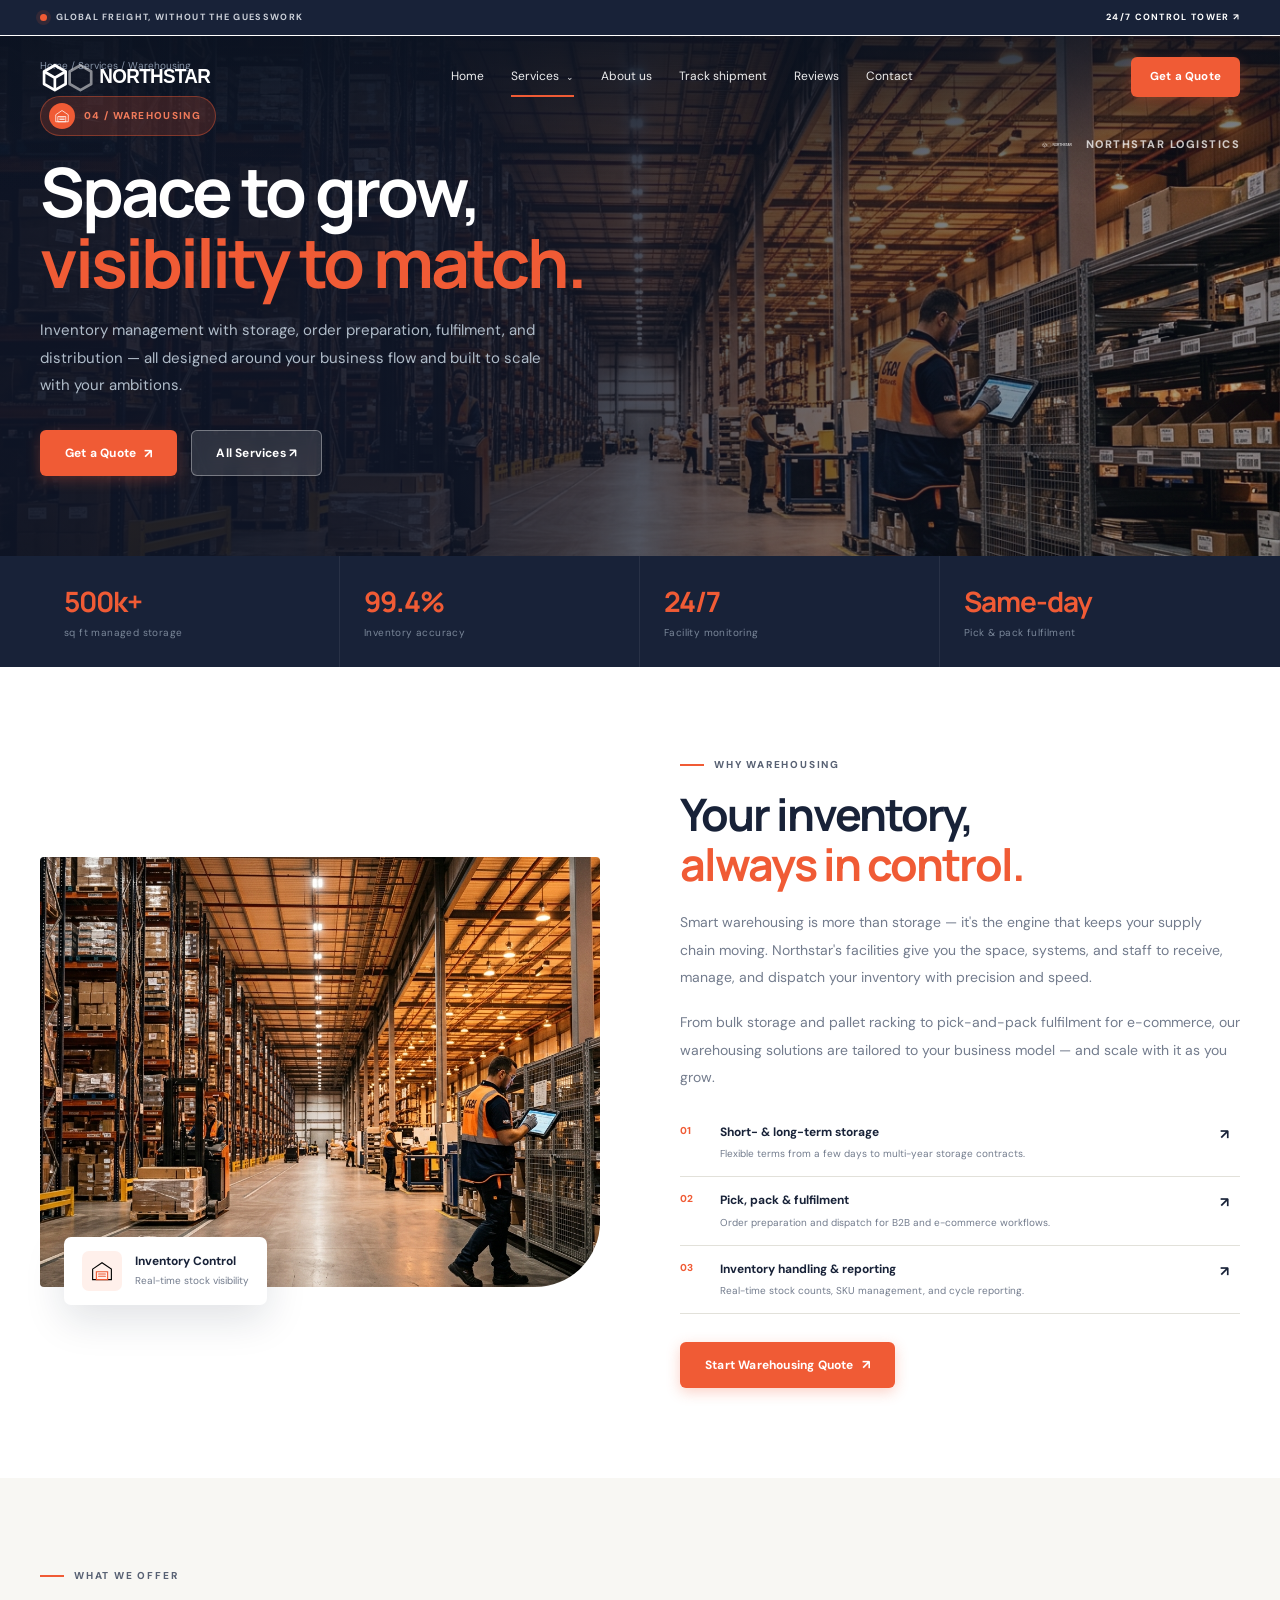
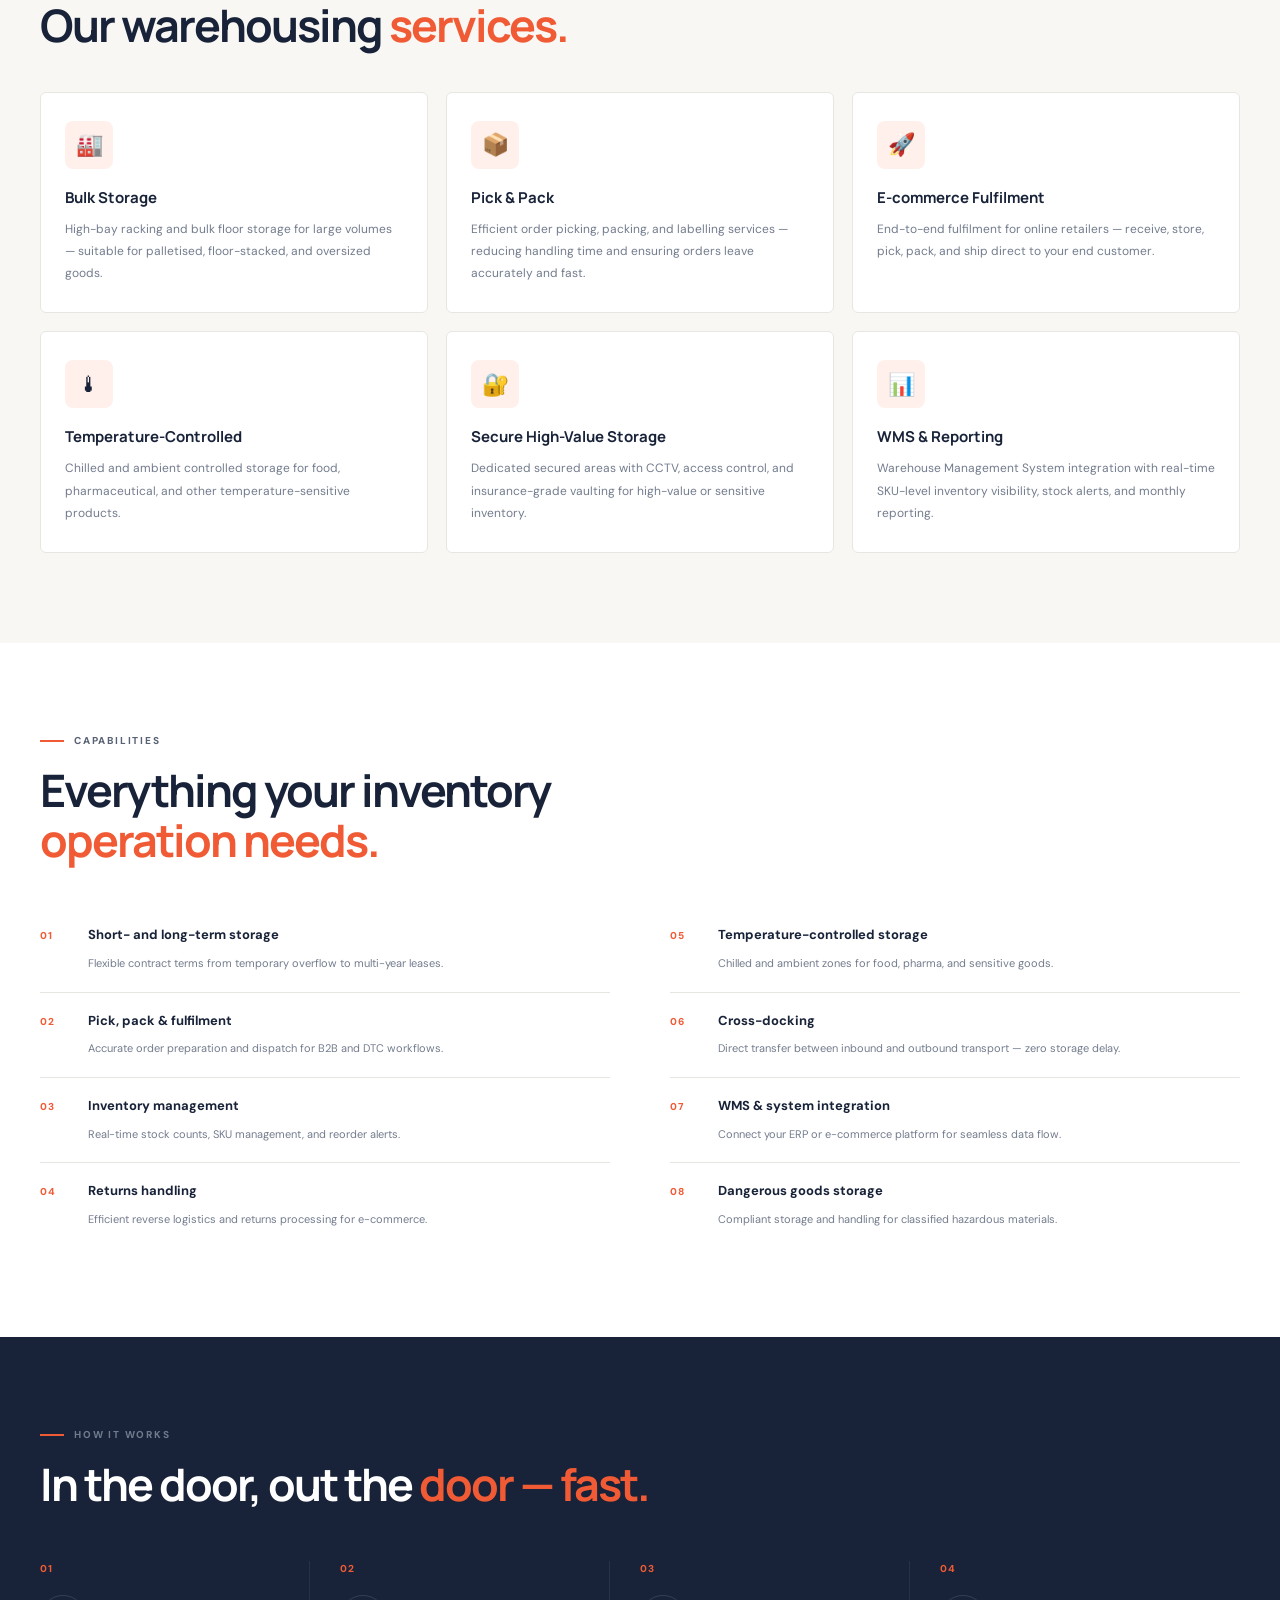
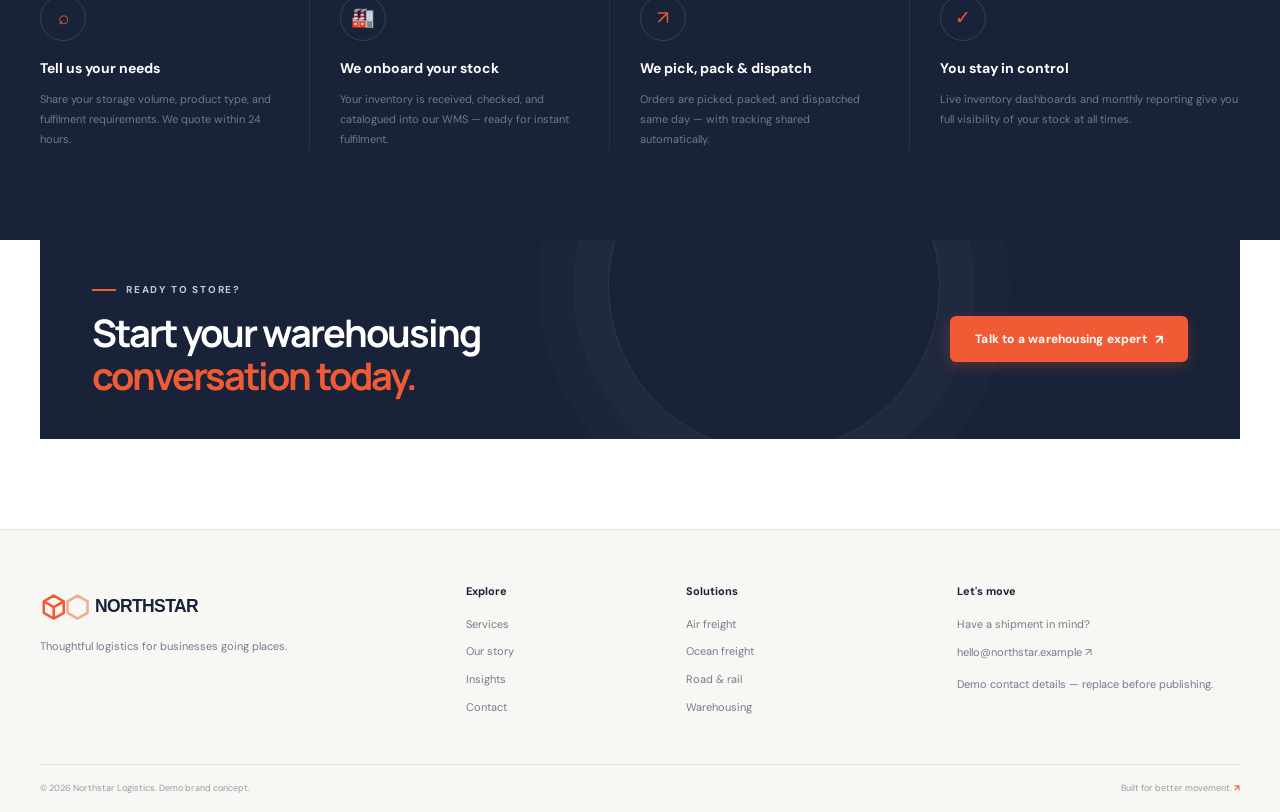
<file: service-warehouse.html>
<!doctype html>
<html lang="en">
<head>
<meta charset="utf-8">
<meta name="viewport" content="width=device-width,initial-scale=1">
<meta name="description" content="Northstar Logistics Warehousing — Storage, pick & pack, and fulfilment solutions.">
<title>Warehousing — Northstar Logistics</title>
<link rel="icon" href="assets/logo.svg">
<link rel="stylesheet" href="styles.css">
<link rel="stylesheet" href="service-detail.css">
</head>
<body class="service-detail-page">
<div class="announcement"><i class="pulse"></i> GLOBAL FREIGHT, WITHOUT THE GUESSWORK <span>24/7 CONTROL TOWER ↗</span></div>
<header class="header-bar">
  <div class="header">
    <a class="brand" href="index.html"><img src="assets/logo.svg" alt="Northstar Logistics"></a>
    <button class="menu" aria-label="Toggle navigation" aria-expanded="false">☰</button>
    <nav class="nav">
      <a href="index.html">Home</a>
      <div class="nav-item has-dropdown">
        <a class="nav-link active" href="services.html">Services <span class="nav-caret">⌄</span></a>
        <div class="dropdown-menu">
          <div class="dropdown-list">
            <a class="dropdown-item" href="service-air.html"><span class="dropdown-icon"><img src="assets/plane.svg" alt="" aria-hidden="true"></span><div class="dropdown-info"><strong>Air freight</strong><small>Express, priority &amp; charter</small></div></a>
            <a class="dropdown-item" href="service-ocean.html"><span class="dropdown-icon"><img src="assets/ship.svg" alt="" aria-hidden="true"></span><div class="dropdown-info"><strong>Ocean freight</strong><small>FCL, LCL &amp; global routes</small></div></a>
            <a class="dropdown-item" href="service-road.html"><span class="dropdown-icon"><img src="assets/truck.svg" alt="" aria-hidden="true"></span><div class="dropdown-info"><strong>Road &amp; rail</strong><small>Intermodal ground delivery</small></div></a>
            <a class="dropdown-item" href="service-warehouse.html"><span class="dropdown-icon"><img src="assets/warehouse.svg" alt="" aria-hidden="true"></span><div class="dropdown-info"><strong>Warehousing</strong><small>Storage, pick &amp; pack</small></div></a>
          </div>
          <a class="dropdown-foot" href="services.html"><span>All services</span><b>↗</b></a>
        </div>
      </div>
      <a href="about.html">About us</a>
      <a href="tracking.html">Track shipment</a>
      <a href="insights.html">Reviews</a>
      <a href="contact.html">Contact</a>
    </nav>
    <a class="btn orange" href="contact.html">Get a Quote</a>
  </div>
</header>
<main>

  <!-- HERO -->
  <section class="svc-hero">
    <img class="svc-hero-img" src="assets/warehousing.jpg" alt="Northstar Logistics modern warehousing facility interior">
    <div class="svc-hero-overlay"></div>
    <!-- Northstar brand watermark -->
    <div class="svc-hero-brand-mark">
      <img src="assets/logo.svg" alt="Northstar Logistics">
      <span>NORTHSTAR LOGISTICS</span>
    </div>
    <div class="svc-hero-content shell">
      <div class="crumb svc-crumb"><a href="index.html">Home</a> / <a href="services.html">Services</a> / Warehousing</div>
      <div class="svc-hero-badge">
        <span class="svc-badge-icon"><img src="assets/warehouse.svg" alt=""></span>
        <span>04 / WAREHOUSING</span>
      </div>
      <h1>Space to grow,<br><em>visibility to match.</em></h1>
      <p>Inventory management with storage, order preparation, fulfilment, and distribution — all designed around your business flow and built to scale with your ambitions.</p>
      <div class="svc-hero-actions">
        <a class="btn orange" href="contact.html">Get a Quote <span>↗</span></a>
        <a class="btn-ghost" href="services.html">All Services ↗</a>
      </div>
    </div>
  </section>

  <!-- STATS STRIP -->
  <div class="svc-stats">
    <div class="svc-stats-inner shell">
      <div class="svc-stat"><strong>500k+</strong><span>sq ft managed storage</span></div>
      <div class="svc-stat"><strong>99.4%</strong><span>Inventory accuracy</span></div>
      <div class="svc-stat"><strong>24/7</strong><span>Facility monitoring</span></div>
      <div class="svc-stat"><strong>Same-day</strong><span>Pick &amp; pack fulfilment</span></div>
    </div>
  </div>

  <!-- OVERVIEW -->
  <section class="svc-overview">
    <div class="shell svc-overview-grid">
      <div class="svc-overview-img-wrap reveal">
        <img class="svc-overview-img" src="assets/warehousing.jpg" alt="Northstar warehouse with stacked cargo pallets">
        <div class="svc-img-badge">
          <div class="svc-badge-sq"><img src="assets/warehouse.svg" alt=""></div>
          <div><strong>Inventory Control</strong><small>Real-time stock visibility</small></div>
        </div>
      </div>
      <div class="reveal d1">
        <div class="eyebrow">WHY WAREHOUSING</div>
        <h2>Your inventory,<br><em>always in control.</em></h2>
        <p class="svc-p">Smart warehousing is more than storage — it's the engine that keeps your supply chain moving. Northstar's facilities give you the space, systems, and staff to receive, manage, and dispatch your inventory with precision and speed.</p>
        <p class="svc-p">From bulk storage and pallet racking to pick-and-pack fulfilment for e-commerce, our warehousing solutions are tailored to your business model — and scale with it as you grow.</p>
        <div class="benefit"><span>01</span><div><strong>Short- &amp; long-term storage</strong><small>Flexible terms from a few days to multi-year storage contracts.</small></div><b>↗</b></div>
        <div class="benefit"><span>02</span><div><strong>Pick, pack &amp; fulfilment</strong><small>Order preparation and dispatch for B2B and e-commerce workflows.</small></div><b>↗</b></div>
        <div class="benefit"><span>03</span><div><strong>Inventory handling &amp; reporting</strong><small>Real-time stock counts, SKU management, and cycle reporting.</small></div><b>↗</b></div>
        <a class="btn orange" href="contact.html" style="margin-top:28px">Start Warehousing Quote <span>↗</span></a>
      </div>
    </div>
  </section>

  <!-- FEATURES GRID -->
  <section class="svc-features">
    <div class="shell">
      <div class="eyebrow">WHAT WE OFFER</div>
      <h2 class="svc-section-h2">Our warehousing <em>services.</em></h2>
      <div class="svc-features-grid">
        <div class="svc-feat-card reveal"><div class="svc-feat-icon">🏭</div><h3>Bulk Storage</h3><p>High-bay racking and bulk floor storage for large volumes — suitable for palletised, floor-stacked, and oversized goods.</p></div>
        <div class="svc-feat-card reveal d1"><div class="svc-feat-icon">📦</div><h3>Pick &amp; Pack</h3><p>Efficient order picking, packing, and labelling services — reducing handling time and ensuring orders leave accurately and fast.</p></div>
        <div class="svc-feat-card reveal d2"><div class="svc-feat-icon">🚀</div><h3>E-commerce Fulfilment</h3><p>End-to-end fulfilment for online retailers — receive, store, pick, pack, and ship direct to your end customer.</p></div>
        <div class="svc-feat-card reveal"><div class="svc-feat-icon">🌡</div><h3>Temperature-Controlled</h3><p>Chilled and ambient controlled storage for food, pharmaceutical, and other temperature-sensitive products.</p></div>
        <div class="svc-feat-card reveal d1"><div class="svc-feat-icon">🔐</div><h3>Secure High-Value Storage</h3><p>Dedicated secured areas with CCTV, access control, and insurance-grade vaulting for high-value or sensitive inventory.</p></div>
        <div class="svc-feat-card reveal d2"><div class="svc-feat-icon">📊</div><h3>WMS &amp; Reporting</h3><p>Warehouse Management System integration with real-time SKU-level inventory visibility, stock alerts, and monthly reporting.</p></div>
      </div>
    </div>
  </section>

  <!-- CAPABILITIES -->
  <section class="svc-capabilities">
    <div class="shell">
      <div class="eyebrow">CAPABILITIES</div>
      <h2 class="svc-section-h2">Everything your inventory<br><em>operation needs.</em></h2>
      <div class="svc-cap-grid">
        <ul class="svc-cap-list reveal">
          <li><span class="svc-cap-num">01</span><div><strong>Short- and long-term storage</strong><small>Flexible contract terms from temporary overflow to multi-year leases.</small></div></li>
          <li><span class="svc-cap-num">02</span><div><strong>Pick, pack &amp; fulfilment</strong><small>Accurate order preparation and dispatch for B2B and DTC workflows.</small></div></li>
          <li><span class="svc-cap-num">03</span><div><strong>Inventory management</strong><small>Real-time stock counts, SKU management, and reorder alerts.</small></div></li>
          <li><span class="svc-cap-num">04</span><div><strong>Returns handling</strong><small>Efficient reverse logistics and returns processing for e-commerce.</small></div></li>
        </ul>
        <ul class="svc-cap-list reveal d1">
          <li><span class="svc-cap-num">05</span><div><strong>Temperature-controlled storage</strong><small>Chilled and ambient zones for food, pharma, and sensitive goods.</small></div></li>
          <li><span class="svc-cap-num">06</span><div><strong>Cross-docking</strong><small>Direct transfer between inbound and outbound transport — zero storage delay.</small></div></li>
          <li><span class="svc-cap-num">07</span><div><strong>WMS &amp; system integration</strong><small>Connect your ERP or e-commerce platform for seamless data flow.</small></div></li>
          <li><span class="svc-cap-num">08</span><div><strong>Dangerous goods storage</strong><small>Compliant storage and handling for classified hazardous materials.</small></div></li>
        </ul>
      </div>
    </div>
  </section>

  <!-- PROCESS -->
  <section class="svc-process">
    <div class="shell">
      <div class="eyebrow">HOW IT WORKS</div>
      <h2 class="svc-process-h2">In the door, out the <em>door — fast.</em></h2>
      <div class="svc-steps">
        <div class="svc-step reveal"><div class="svc-step-num">01</div><div class="svc-step-circle">⌕</div><h3>Tell us your needs</h3><p>Share your storage volume, product type, and fulfilment requirements. We quote within 24 hours.</p></div>
        <div class="svc-step reveal d1"><div class="svc-step-num">02</div><div class="svc-step-circle">🏭</div><h3>We onboard your stock</h3><p>Your inventory is received, checked, and catalogued into our WMS — ready for instant fulfilment.</p></div>
        <div class="svc-step reveal d2"><div class="svc-step-num">03</div><div class="svc-step-circle">↗</div><h3>We pick, pack &amp; dispatch</h3><p>Orders are picked, packed, and dispatched same day — with tracking shared automatically.</p></div>
        <div class="svc-step reveal d3"><div class="svc-step-num">04</div><div class="svc-step-circle">✓</div><h3>You stay in control</h3><p>Live inventory dashboards and monthly reporting give you full visibility of your stock at all times.</p></div>
      </div>
    </div>
  </section>

  <!-- CTA -->
  <section class="cta shell reveal">
    <div><div class="eyebrow">READY TO STORE?</div><h2>Start your warehousing<br><em>conversation today.</em></h2></div>
    <a class="btn orange" href="contact.html">Talk to a warehousing expert <span>↗</span></a>
  </section>

</main>
<footer class="footer">
  <div class="footer-main shell">
    <div class="footer-brand"><a href="index.html"><img src="assets/logo.svg" alt="Northstar Logistics"></a><p>Thoughtful logistics for businesses going places.</p></div>
    <div><h4>Explore</h4><a href="services.html">Services</a><a href="about.html">Our story</a><a href="insights.html">Insights</a><a href="contact.html">Contact</a></div>
    <div><h4>Solutions</h4><a href="service-air.html">Air freight</a><a href="service-ocean.html">Ocean freight</a><a href="service-road.html">Road &amp; rail</a><a href="service-warehouse.html">Warehousing</a></div>
    <div><h4>Let's move</h4><p>Have a shipment in mind?</p><a href="contact.html">hello@northstar.example ↗</a><small>Demo contact details — replace before publishing.</small></div>
  </div>
  <div class="footer-bottom shell"><span>© 2026 Northstar Logistics. Demo brand concept.</span><span>Built for better movement. <b>↗</b></span></div>
</footer>
<script src="script.js"></script>
</body>
</html>
</file>
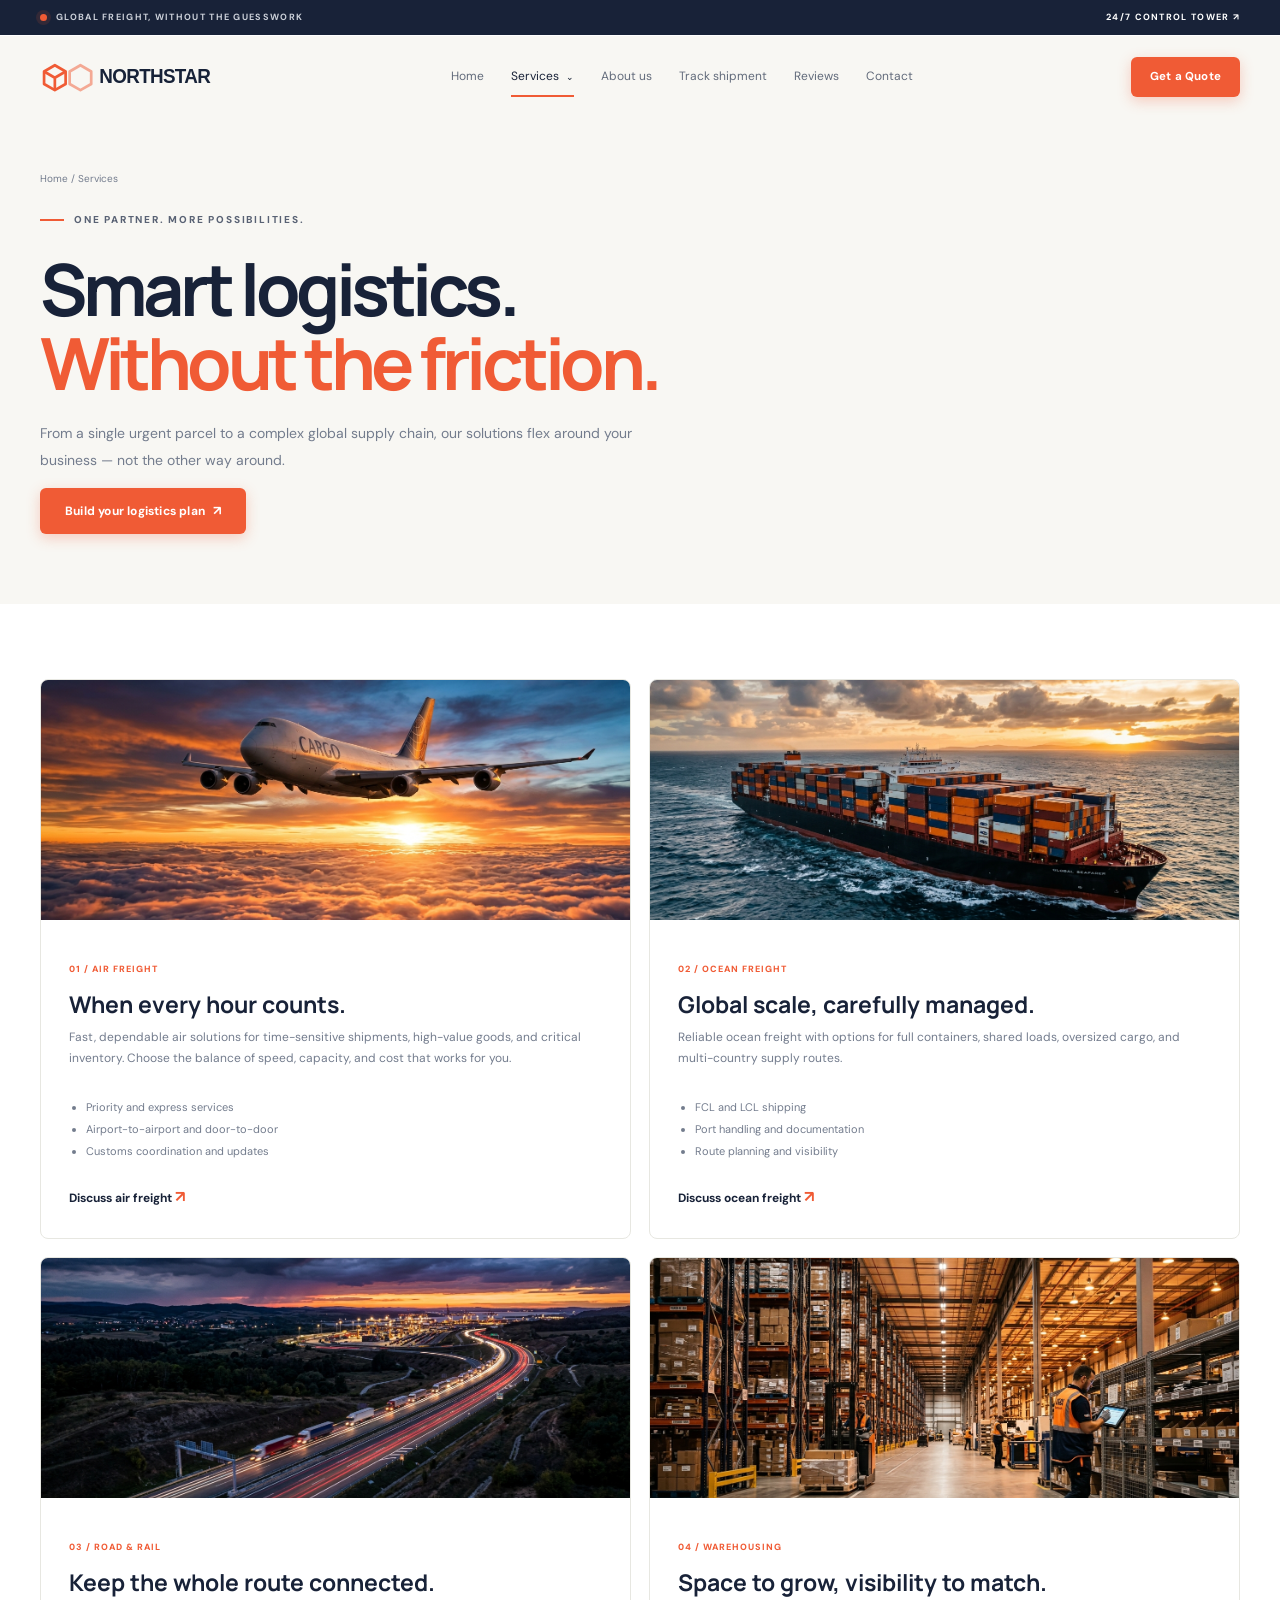
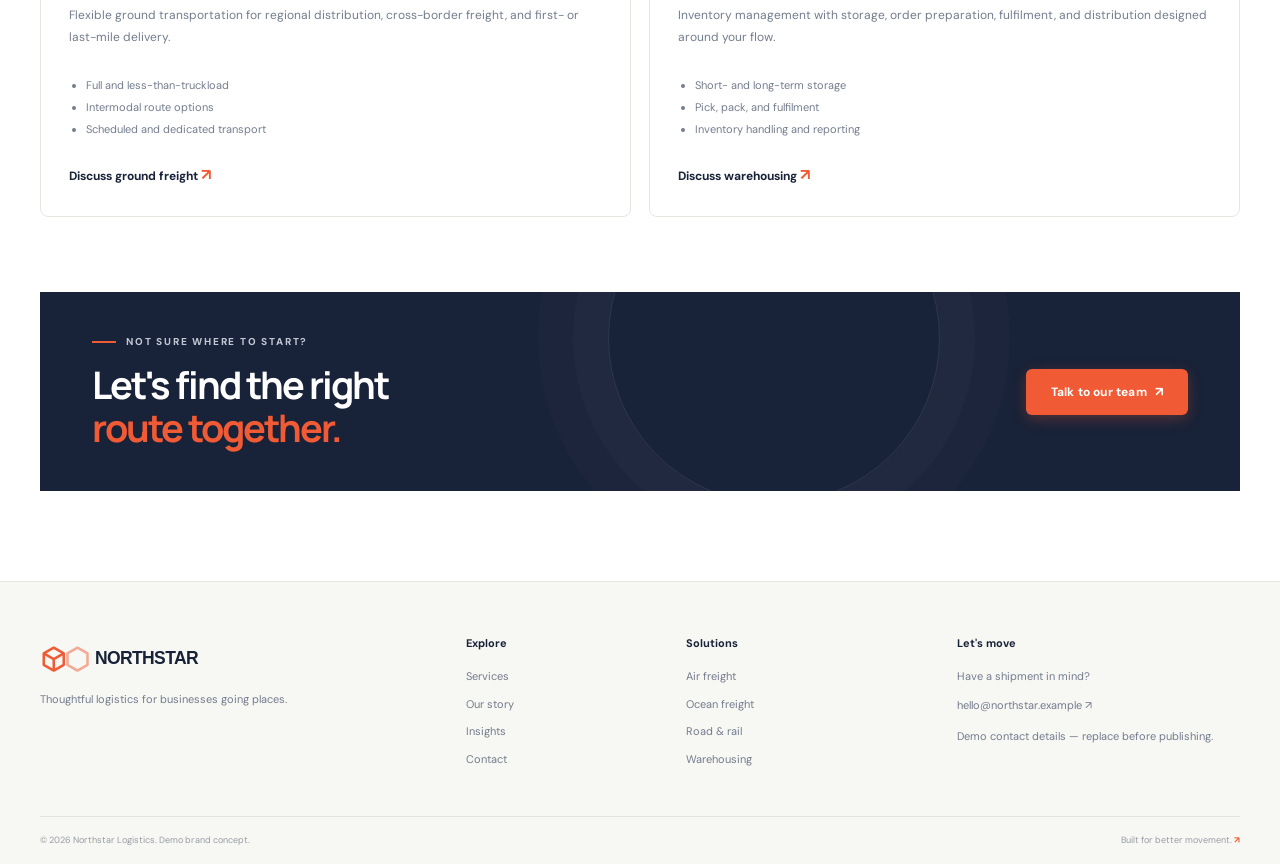
<file: services.html>
<!doctype html>
<html lang="en">

<head>
    <meta charset="utf-8">
    <meta name="viewport" content="width=device-width,initial-scale=1">
    <title>Services — Northstar Logistics</title>
    <link rel="icon" href="assets/logo.svg">
    <link rel="stylesheet" href="styles.css">
</head>

<body>
    <div class="announcement"><i class="pulse"></i> GLOBAL FREIGHT, WITHOUT THE GUESSWORK <span>24/7 CONTROL TOWER
            ↗</span></div>
    <header class="header-bar">
        <div class="header">
            <a class="brand" href="index.html"><img src="assets/logo.svg" alt="Northstar Logistics"></a>
            <button class="menu" aria-label="Toggle navigation" aria-expanded="false">☰</button>
            <nav class="nav">
                <a href="index.html">Home</a>
                <div class="nav-item has-dropdown">
                    <a class="nav-link active" href="services.html">Services <span class="nav-caret">⌄</span></a>
                    <div class="dropdown-menu">
                        <div class="dropdown-list">
                            <a class="dropdown-item" href="service-air.html"><span class="dropdown-icon"><img src="assets/plane.svg" alt="" aria-hidden="true"></span><div class="dropdown-info"><strong>Air freight</strong><small>Express, priority &amp; charter</small></div></a>
                            <a class="dropdown-item" href="service-ocean.html"><span class="dropdown-icon"><img src="assets/ship.svg" alt="" aria-hidden="true"></span><div class="dropdown-info"><strong>Ocean freight</strong><small>FCL, LCL &amp; global routes</small></div></a>
                            <a class="dropdown-item" href="service-road.html"><span class="dropdown-icon"><img src="assets/truck.svg" alt="" aria-hidden="true"></span><div class="dropdown-info"><strong>Road &amp; rail</strong><small>Intermodal ground delivery</small></div></a>
                            <a class="dropdown-item" href="service-warehouse.html"><span class="dropdown-icon"><img src="assets/warehouse.svg" alt="" aria-hidden="true"></span><div class="dropdown-info"><strong>Warehousing</strong><small>Storage, pick &amp; pack</small></div></a>
                        </div>
                        <a class="dropdown-foot" href="services.html"><span>All services</span><b>↗</b></a>
                    </div>
                </div>
                <a href="about.html">About us</a>
                <a href="tracking.html">Track shipment</a>
                <a href="insights.html">Reviews</a>
                <a href="contact.html">Contact</a>
            </nav>
            <a class="btn orange" href="contact.html">Get a Quote</a>
        </div>
    </header>
    <main>
        <section class="page-hero">
            <div class="shell">
                <div class="crumb"><a href="index.html">Home</a> / Services</div>
                <div class="eyebrow">ONE PARTNER. MORE POSSIBILITIES.</div>
                <h1>Smart logistics.<br><em>Without the friction.</em></h1>
                <p>From a single urgent parcel to a complex global supply chain, our solutions flex around your business
                    — not the other way around.</p><a class="btn orange" href="contact.html">Build your logistics plan
                    <span>↗</span></a>
            </div>
        </section>
        <section class="inner shell">
            <div class="detail-grid">
                <article class="detail detail-card reveal" id="air">
                    <div class="detail-media">
                        <img src="assets/air-freight.jpg" alt="Northstar Air Freight cargo aircraft in flight" loading="lazy">
                    </div>
                    <div class="detail-body">
                        <small>01 / AIR FREIGHT</small>
                        <h2>When every hour counts.</h2>
                        <p>Fast, dependable air solutions for time-sensitive shipments, high-value goods, and critical
                            inventory. Choose the balance of speed, capacity, and cost that works for you.</p>
                        <ul class="checks">
                            <li>Priority and express services</li>
                            <li>Airport-to-airport and door-to-door</li>
                            <li>Customs coordination and updates</li>
                        </ul><a class="link" href="contact.html">Discuss air freight <span>↗</span></a>
                    </div>
                </article>
                <article class="detail detail-card reveal d1" id="ocean">
                    <div class="detail-media">
                        <img src="assets/ocean-freight.jpg" alt="Northstar Ocean Freight container vessel at sea" loading="lazy">
                    </div>
                    <div class="detail-body">
                        <small>02 / OCEAN FREIGHT</small>
                        <h2>Global scale, carefully managed.</h2>
                        <p>Reliable ocean freight with options for full containers, shared loads, oversized cargo, and
                            multi-country supply routes.</p>
                        <ul class="checks">
                            <li>FCL and LCL shipping</li>
                            <li>Port handling and documentation</li>
                            <li>Route planning and visibility</li>
                        </ul><a class="link" href="contact.html">Discuss ocean freight <span>↗</span></a>
                    </div>
                </article>
                <article class="detail detail-card reveal" id="road">
                    <div class="detail-media">
                        <img src="assets/road-rail.jpg" alt="Northstar Road and Rail transport fleet on highway" loading="lazy">
                    </div>
                    <div class="detail-body">
                        <small>03 / ROAD &amp; RAIL</small>
                        <h2>Keep the whole route connected.</h2>
                        <p>Flexible ground transportation for regional distribution, cross-border freight, and first- or
                            last-mile delivery.</p>
                        <ul class="checks">
                            <li>Full and less-than-truckload</li>
                            <li>Intermodal route options</li>
                            <li>Scheduled and dedicated transport</li>
                        </ul><a class="link" href="contact.html">Discuss ground freight <span>↗</span></a>
                    </div>
                </article>
                <article class="detail detail-card reveal d1" id="warehouse">
                    <div class="detail-media">
                        <img src="assets/warehousing.jpg" alt="Northstar modern warehousing and fulfilment center" loading="lazy">
                    </div>
                    <div class="detail-body">
                        <small>04 / WAREHOUSING</small>
                        <h2>Space to grow, visibility to match.</h2>
                        <p>Inventory management with storage, order preparation, fulfilment, and distribution designed
                            around your flow.</p>
                        <ul class="checks">
                            <li>Short- and long-term storage</li>
                            <li>Pick, pack, and fulfilment</li>
                            <li>Inventory handling and reporting</li>
                        </ul><a class="link" href="contact.html">Discuss warehousing <span>↗</span></a>
                    </div>
                </article>
            </div>
        </section>
        <section class="cta shell">
            <div>
                <div class="eyebrow">NOT SURE WHERE TO START?</div>
                <h2>Let's find the right<br><em>route together.</em></h2>
            </div><a class="btn orange" href="contact.html">Talk to our team <span>↗</span></a>
        </section>
    </main>
    <footer class="footer">
        <div class="footer-main shell">
            <div class="footer-brand"><a href="index.html"><img src="assets/logo.svg" alt="Northstar Logistics"></a>
                <p>Thoughtful logistics for businesses going places.</p>
            </div>
            <div>
                <h4>Explore</h4><a href="services.html">Services</a><a href="about.html">Our story</a><a
                    href="insights.html">Insights</a><a href="contact.html">Contact</a>
            </div>
            <div>
                <h4>Solutions</h4><a href="#air">Air freight</a><a href="#ocean">Ocean freight</a><a href="#road">Road &
                    rail</a><a href="#warehouse">Warehousing</a>
            </div>
            <div>
                <h4>Let's move</h4>
                <p>Have a shipment in mind?</p><a href="contact.html">hello@northstar.example ↗</a><small>Demo contact
                    details — replace before publishing.</small>
            </div>
        </div>
        <div class="footer-bottom shell"><span>© 2026 Northstar Logistics. Demo brand concept.</span><span>Built for
                better movement. <b>↗</b></span></div>
    </footer>
    <script src="script.js"></script>
</body>

</html>
</file>
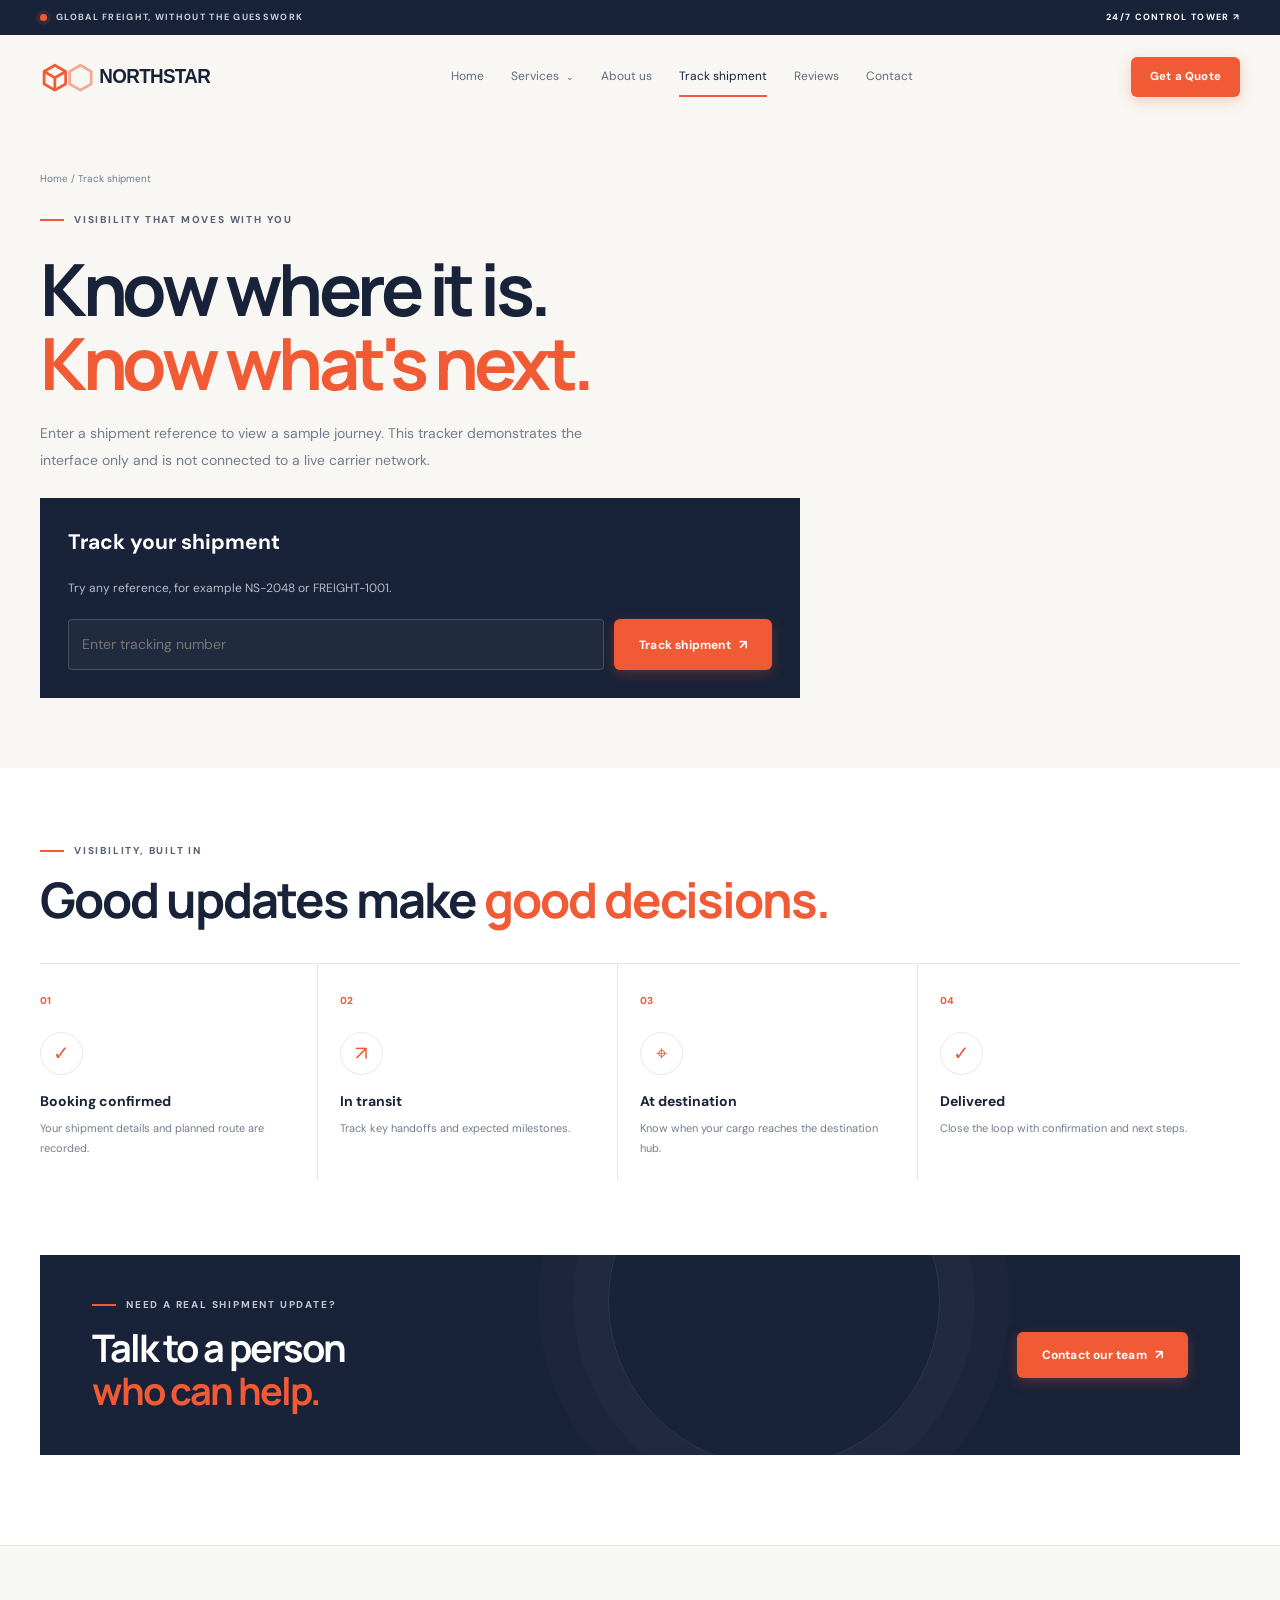
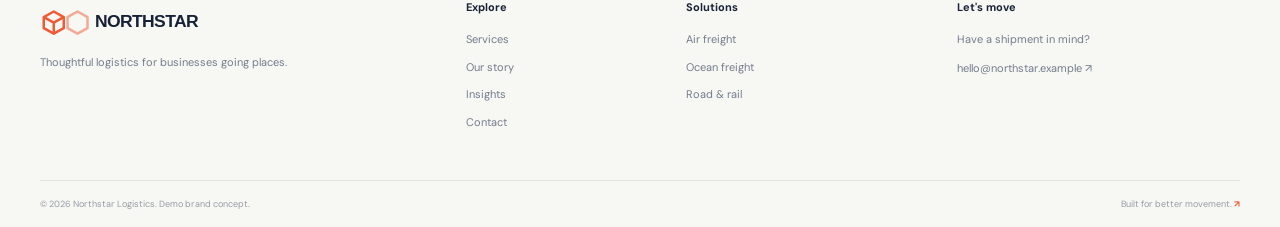
<file: tracking.html>
<!doctype html>
<html lang="en">

<head>
    <meta charset="utf-8">
    <meta name="viewport" content="width=device-width,initial-scale=1">
    <title>Track shipment — Northstar Logistics</title>
    <link rel="icon" href="assets/logo.svg">
    <link rel="stylesheet" href="styles.css">
</head>

<body>
    <div class="announcement"><i class="pulse"></i> GLOBAL FREIGHT, WITHOUT THE GUESSWORK <span>24/7 CONTROL TOWER
            ↗</span></div>
    <header class="header-bar">
        <div class="header">
            <a class="brand" href="index.html"><img src="assets/logo.svg" alt="Northstar Logistics"></a>
            <button class="menu" aria-label="Toggle navigation" aria-expanded="false">☰</button>
            <nav class="nav">
                <a href="index.html">Home</a>
                <div class="nav-item has-dropdown">
                    <a class="nav-link" href="services.html">Services <span class="nav-caret">⌄</span></a>
                    <div class="dropdown-menu">
                        <div class="dropdown-list">
                            <a class="dropdown-item" href="service-air.html"><span class="dropdown-icon"><img src="assets/plane.svg" alt="" aria-hidden="true"></span><div class="dropdown-info"><strong>Air freight</strong><small>Express, priority &amp; charter</small></div></a>
                            <a class="dropdown-item" href="service-ocean.html"><span class="dropdown-icon"><img src="assets/ship.svg" alt="" aria-hidden="true"></span><div class="dropdown-info"><strong>Ocean freight</strong><small>FCL, LCL &amp; global routes</small></div></a>
                            <a class="dropdown-item" href="service-road.html"><span class="dropdown-icon"><img src="assets/truck.svg" alt="" aria-hidden="true"></span><div class="dropdown-info"><strong>Road &amp; rail</strong><small>Intermodal ground delivery</small></div></a>
                            <a class="dropdown-item" href="service-warehouse.html"><span class="dropdown-icon"><img src="assets/warehouse.svg" alt="" aria-hidden="true"></span><div class="dropdown-info"><strong>Warehousing</strong><small>Storage, pick &amp; pack</small></div></a>
                        </div>
                        <a class="dropdown-foot" href="services.html"><span>All services</span><b>↗</b></a>
                    </div>
                </div>
                <a href="about.html">About us</a>
                <a class="active" href="tracking.html">Track shipment</a>
                <a href="insights.html">Reviews</a>
                <a href="contact.html">Contact</a>
            </nav>
            <a class="btn orange" href="contact.html">Get a Quote</a>
        </div>
    </header>
    <main>
        <section class="page-hero">
            <div class="shell">
                <div class="crumb"><a href="index.html">Home</a> / Track shipment</div>
                <div class="eyebrow">VISIBILITY THAT MOVES WITH YOU</div>
                <h1>Know where it is.<br><em>Know what's next.</em></h1>
                <p>Enter a shipment reference to view a sample journey. This tracker demonstrates the interface only and
                    is not connected to a live carrier network.</p>
                <div class="tracking">
                    <h2>Track your shipment</h2>
                    <p style="font-size:12px;color:#b6bdc9">Try any reference, for example NS-2048 or FREIGHT-1001.</p>
                    <form id="trackingForm"><input id="trackingCode" placeholder="Enter tracking number" required
                            aria-label="Tracking number"><button class="btn orange">Track shipment
                            <span>↗</span></button></form>
                    <div id="trackingResult" class="tracking-result" aria-live="polite">
                        <div style="display:flex;justify-content:space-between;gap:10px;font-size:11px"><span>REFERENCE
                                <strong id="resultCode"></strong></span><strong id="trackingStage"></strong></div>
                        <div id="trackingProgress" class="progress"></div>
                        <div id="trackingStages" class="stages"></div>
                        <p id="trackingLocation" style="font-size:12px;margin:14px 0 3px"></p>
                        <p id="trackingETA" style="font-size:11px;color:#b6bdc9"></p><small style="color:#f6b19b">Demo
                            result — not live carrier data.</small>
                    </div>
                </div>
            </div>
        </section>
        <section class="inner shell">
            <div class="heading">
                <div>
                    <div class="eyebrow">VISIBILITY, BUILT IN</div>
                    <h2>Good updates make <em>good decisions.</em></h2>
                </div>
            </div>
            <div class="process">
                <div class="step reveal"><span>01</span>
                    <div class="step-icon">✓</div>
                    <h3>Booking confirmed</h3>
                    <p>Your shipment details and planned route are recorded.</p>
                </div>
                <div class="step reveal d1"><span>02</span>
                    <div class="step-icon">↗</div>
                    <h3>In transit</h3>
                    <p>Track key handoffs and expected milestones.</p>
                </div>
                <div class="step reveal d2"><span>03</span>
                    <div class="step-icon">⌖</div>
                    <h3>At destination</h3>
                    <p>Know when your cargo reaches the destination hub.</p>
                </div>
                <div class="step reveal d3"><span>04</span>
                    <div class="step-icon">✓</div>
                    <h3>Delivered</h3>
                    <p>Close the loop with confirmation and next steps.</p>
                </div>
            </div>
        </section>
        <section class="cta shell">
            <div>
                <div class="eyebrow">NEED A REAL SHIPMENT UPDATE?</div>
                <h2>Talk to a person<br><em>who can help.</em></h2>
            </div><a class="btn orange" href="contact.html">Contact our team <span>↗</span></a>
        </section>
    </main>
    <footer class="footer">
        <div class="footer-main shell">
            <div class="footer-brand"><a href="index.html"><img src="assets/logo.svg" alt="Northstar Logistics"></a>
                <p>Thoughtful logistics for businesses going places.</p>
            </div>
            <div>
                <h4>Explore</h4><a href="services.html">Services</a><a href="about.html">Our story</a><a
                    href="insights.html">Insights</a><a href="contact.html">Contact</a>
            </div>
            <div>
                <h4>Solutions</h4><a href="services.html#air">Air freight</a><a href="services.html#ocean">Ocean
                    freight</a><a href="services.html#road">Road & rail</a>
            </div>
            <div>
                <h4>Let's move</h4>
                <p>Have a shipment in mind?</p><a href="contact.html">hello@northstar.example ↗</a>
            </div>
        </div>
        <div class="footer-bottom shell"><span>© 2026 Northstar Logistics. Demo brand concept.</span><span>Built for
                better movement. <b>↗</b></span></div>
    </footer>
    <script src="script.js"></script>
</body>

</html>
</file>
<file: styles.css>
@import url('https://fonts.googleapis.com/css2?family=DM+Sans:wght@400;500;600;700&family=Manrope:wght@400;500;600;700;800&display=swap');

:root {
    --ink: #182238;
    --muted: #737c8d;
    --orange: #f05b35;
    --cream: #f8f7f3;
    --line: #e7e7e1;
    --font: 'DM Sans', Arial, sans-serif;
    --display: 'Manrope', 'DM Sans', sans-serif
}

* {
    box-sizing: border-box
}

html {
    scroll-behavior: smooth;
    scroll-padding-top: 90px
}

body {
    margin: 0;
    color: var(--ink);
    font-family: var(--font);
    font-size: 14px;
    line-height: 1.6;
    -webkit-font-smoothing: antialiased
}

a {
    color: inherit;
    text-decoration: none
}

button,
input,
textarea,
select {
    font: inherit
}

button:focus-visible,
a:focus-visible,
input:focus-visible,
textarea:focus-visible,
select:focus-visible {
    outline: 3px solid #f5b09d;
    outline-offset: 3px
}

.shell {
    width: min(1200px, calc(100% - 64px));
    margin: auto
}

.announcement {
    height: 35px;
    background: var(--ink);
    color: #cbd0d9;
    padding: 0 max(20px, calc((100vw - 1200px)/2));
    display: flex;
    align-items: center;
    gap: 9px;
    font-size: 9px;
    letter-spacing: 1.3px;
    font-weight: 700
}

.pulse {
    width: 7px;
    height: 7px;
    border-radius: 50%;
    background: var(--orange);
    box-shadow: 0 0 0 4px #f05b3520;
    animation: pulse 2s infinite
}

.announcement span:last-child {
    margin-left: auto;
    color: white
}

/* ── Sticky header bar: Transparent at top, solid on scroll ── */
.header-bar {
    position: sticky;
    top: 0;
    z-index: 500;
    width: 100%;
    margin-bottom: -84px;
    background: transparent;
    border-bottom: 1px solid transparent;
    box-shadow: none;
    transition: background .35s ease, border-color .35s ease, box-shadow .35s ease, backdrop-filter .35s ease;
}

.header-bar.scrolled {
    background: rgba(255, 255, 255, 0.98);
    backdrop-filter: blur(12px);
    -webkit-backdrop-filter: blur(12px);
    border-bottom: 1px solid var(--line);
    box-shadow: 0 4px 24px rgba(18, 34, 56, 0.09);
}

.header {
    height: 84px;
    width: min(1200px, calc(100% - 64px));
    margin: auto;
    display: flex;
    align-items: center;
    justify-content: space-between;
    gap: 25px;
    position: relative;
    z-index: 10;
}

.brand img {
    width: 194px;
    display: block;
    transition: filter .35s ease;
}

.nav {
    display: flex;
    gap: 27px;
    align-items: center;
}

.nav a {
    font-size: 12px;
    color: #626b7b;
    position: relative;
    transition: color .25s ease;
}

.nav a:hover,
.nav a.active {
    color: var(--ink);
}

.nav a:after {
    content: '';
    height: 2px;
    width: 0;
    background: var(--orange);
    position: absolute;
    bottom: -10px;
    left: 0;
    transition: width .25s;
}

.nav a:hover:after,
.nav a.active:after {
    width: 100%;
}

/* On dark-hero pages (homepage & service detail pages) when NOT scrolled */
body.home-page .header-bar:not(.scrolled) .brand img,
body.service-detail-page .header-bar:not(.scrolled) .brand img,
body:has(.svc-hero) .header-bar:not(.scrolled) .brand img {
    filter: brightness(0) invert(1);
}

body.home-page .header-bar:not(.scrolled) .nav > a,
body.home-page .header-bar:not(.scrolled) .has-dropdown > a,
body.service-detail-page .header-bar:not(.scrolled) .nav > a,
body.service-detail-page .header-bar:not(.scrolled) .has-dropdown > a,
body:has(.svc-hero) .header-bar:not(.scrolled) .nav > a,
body:has(.svc-hero) .header-bar:not(.scrolled) .has-dropdown > a {
    color: rgba(255, 255, 255, 0.92);
}

body.home-page .header-bar:not(.scrolled) .nav > a:hover,
body.home-page .header-bar:not(.scrolled) .nav > a.active,
body.home-page .header-bar:not(.scrolled) .has-dropdown:hover > a,
body.service-detail-page .header-bar:not(.scrolled) .nav > a:hover,
body.service-detail-page .header-bar:not(.scrolled) .nav > a.active,
body.service-detail-page .header-bar:not(.scrolled) .has-dropdown:hover > a,
body:has(.svc-hero) .header-bar:not(.scrolled) .nav > a:hover,
body:has(.svc-hero) .header-bar:not(.scrolled) .nav > a.active,
body:has(.svc-hero) .header-bar:not(.scrolled) .has-dropdown:hover > a {
    color: #ffffff;
}

body.home-page .header-bar:not(.scrolled) .nav-caret,
body.service-detail-page .header-bar:not(.scrolled) .nav-caret,
body:has(.svc-hero) .header-bar:not(.scrolled) .nav-caret {
    color: rgba(255, 255, 255, 0.85);
}

.has-dropdown {
    position: relative;
    display: inline-flex;
    align-items: center;
}

.nav-caret {
    display: inline-block;
    font-size: 9px;
    margin-left: 4px;
    transition: transform .25s ease;
}

.has-dropdown:hover .nav-caret,
.has-dropdown:focus-within .nav-caret,
.has-dropdown.open .nav-caret {
    transform: rotate(180deg);
}

.has-dropdown:hover > a:after,
.has-dropdown:focus-within > a:after,
.has-dropdown.open > a:after {
    width: 100%;
}

.dropdown-menu {
    position: absolute;
    top: calc(100% + 12px);
    left: 50%;
    transform: translateX(-50%) translateY(8px);
    width: 280px;
    background: #ffffff;
    border: 1px solid rgba(24, 34, 56, 0.08);
    border-radius: 10px;
    box-shadow: 0 18px 45px rgba(10, 25, 45, 0.18), 0 2px 6px rgba(0, 0, 0, 0.04);
    opacity: 0;
    visibility: hidden;
    pointer-events: none;
    transition: opacity .22s ease, transform .22s cubic-bezier(.16, 1, .3, 1), visibility .22s;
    z-index: 100;
    overflow: hidden;
}

.dropdown-menu:before {
    content: '';
    position: absolute;
    top: -14px;
    left: 0;
    right: 0;
    height: 14px;
}

.has-dropdown:hover .dropdown-menu,
.has-dropdown:focus-within .dropdown-menu,
.has-dropdown.open .dropdown-menu {
    opacity: 1;
    visibility: visible;
    pointer-events: auto;
    transform: translateX(-50%) translateY(0);
}

.dropdown-list {
    padding: 8px;
    display: flex;
    flex-direction: column;
    gap: 3px;
}

.dropdown-item {
    display: flex !important;
    align-items: center;
    gap: 12px;
    padding: 9px 10px;
    border-radius: 6px;
    transition: background .2s ease, transform .2s ease;
    text-decoration: none;
}

.dropdown-item:hover {
    background: #faf8f5;
    transform: translateX(3px);
}

.dropdown-icon {
    width: 32px;
    height: 32px;
    border-radius: 6px;
    background: #fff0eb;
    display: grid;
    place-items: center;
    padding: 5px;
    flex-shrink: 0;
}

.dropdown-icon img {
    width: 100%;
    height: 100%;
    display: block;
}

.dropdown-info {
    display: flex;
    flex-direction: column;
}

.dropdown-info strong {
    font-size: 12px;
    font-weight: 700;
    color: var(--ink);
    line-height: 1.25;
    transition: color .2s ease;
}

.dropdown-item:hover .dropdown-info strong {
    color: var(--orange);
}

.dropdown-info small {
    font-size: 10px;
    color: var(--muted);
    margin-top: 2px;
    line-height: 1.2;
}

.dropdown-foot {
    display: flex !important;
    justify-content: space-between;
    align-items: center;
    padding: 10px 14px;
    background: #f8f7f3;
    border-top: 1px solid #eae8df;
    font-size: 11px;
    font-weight: 700;
    color: var(--ink) !important;
    transition: background .2s ease, color .2s ease;
}

.dropdown-foot:hover {
    background: #f1efe7;
    color: var(--orange) !important;
}

.dropdown-foot b {
    color: var(--orange);
    font-size: 13px;
    transition: transform .2s ease;
}

.dropdown-foot:hover b {
    transform: translateX(2px) translateY(-2px);
}

.dropdown-menu a {
    color: var(--ink) !important;
    font-size: 12px;
}

.dropdown-menu a:after {
    display: none !important;
}

/* ── Global Unified Button System ── */
.btn,
.btn-ghost,
.btn-secondary {
    display: inline-flex;
    align-items: center;
    justify-content: center;
    gap: 8px;
    min-height: 46px;
    padding: 0 24px;
    border-radius: 6px;
    font-family: inherit;
    font-size: 12px;
    font-weight: 700;
    letter-spacing: 0.2px;
    border: 1px solid transparent;
    transition: all .25s cubic-bezier(.16, 1, .3, 1);
    cursor: pointer;
    text-decoration: none;
    white-space: nowrap;
    line-height: 1;
}

/* Primary Orange Button (Default Brand Action) */
.btn.orange,
.btn:not(.btn-ghost):not(.btn-secondary):not(.hero-secondary) {
    background: var(--orange);
    color: #ffffff;
    border-color: transparent;
    box-shadow: 0 4px 14px rgba(240, 91, 53, 0.28);
}

.btn.orange:hover,
.btn:not(.btn-ghost):not(.btn-secondary):not(.hero-secondary):hover {
    background: #ff6a42;
    color: #ffffff;
    box-shadow: 0 8px 22px rgba(240, 91, 53, 0.40);
    transform: translateY(-2px);
}

.btn.orange:active,
.btn:not(.btn-ghost):not(.btn-secondary):not(.hero-secondary):active {
    transform: translateY(0);
    box-shadow: 0 2px 6px rgba(240, 91, 53, 0.25);
}

/* Secondary / Ghost Button */
.btn-ghost,
.btn-secondary,
.btn.hero-secondary {
    background: rgba(255, 255, 255, 0.12);
    border: 1px solid rgba(255, 255, 255, 0.35);
    color: #ffffff;
    backdrop-filter: blur(8px);
    -webkit-backdrop-filter: blur(8px);
    box-shadow: 0 2px 8px rgba(0, 0, 0, 0.10);
}

.btn-ghost:hover,
.btn-secondary:hover,
.btn.hero-secondary:hover {
    background: rgba(255, 255, 255, 0.22);
    border-color: rgba(255, 255, 255, 0.70);
    color: #ffffff;
    transform: translateY(-2px);
    box-shadow: 0 6px 18px rgba(0, 0, 0, 0.16);
}

/* Compact Header Button */
.header .btn {
    min-height: 40px;
    padding: 0 18px;
    font-size: 11.5px;
    border-radius: 6px;
    gap: 6px;
}

/* Arrow micro-interaction inside buttons */
.btn span,
.btn b,
.btn-ghost span,
.btn-ghost b {
    display: inline-block;
    font-size: 13px;
    line-height: 1;
    transition: transform .2s ease;
}

.btn:hover span,
.btn:hover b,
.btn-ghost:hover span,
.btn-ghost:hover b {
    transform: translateX(2px) translateY(-2px);
}

.menu {
    display: none;
    background: white;
    border: 1px solid var(--line);
    height: 40px;
    width: 42px;
    border-radius: 4px
}

.hero {
    display: grid;
    grid-template-columns: 1fr 1.02fr;
    gap: 45px;
    align-items: center;
    padding: 75px 0 85px
}

.eyebrow {
    font-size: 10px;
    letter-spacing: 1.8px;
    font-weight: 800;
    color: #596274;
    display: flex;
    align-items: center;
    gap: 10px
}

.eyebrow:before {
    content: '';
    height: 2px;
    width: 24px;
    background: var(--orange)
}

h1,
h2,
h3,
p {
    margin-top: 0
}

.hero h1,
.page-hero h1 {
    font: 700 clamp(54px, 6.3vw, 82px)/1.03 var(--display);
    letter-spacing: -4.5px;
    margin: 24px 0 20px
}

.hero h1 em,
.page-hero h1 em,
h2 em {
    font-style: normal;
    color: var(--orange)
}

.lead {
    max-width: 450px;
    color: var(--muted);
    font-size: 15px;
    line-height: 1.85
}

.actions {
    display: flex;
    align-items: center;
    gap: 24px;
    flex-wrap: wrap;
    margin-top: 28px
}

.link {
    font-size: 12px;
    font-weight: 700
}

.link span {
    color: var(--orange);
    font-size: 16px
}

.proof {
    display: flex;
    align-items: center;
    gap: 12px;
    margin-top: 42px
}

.faces {
    display: flex
}

.faces span {
    display: grid;
    place-items: center;
    margin-left: -4px;
    width: 29px;
    height: 29px;
    border: 2px solid white;
    border-radius: 50%;
    font-size: 8px;
    font-weight: 800;
    background: #e6d5c7
}

.faces span:nth-child(2) {
    background: #d6e1d9
}

.faces span:nth-child(3) {
    background: #e8c6b7
}

.proof strong,
.proof small {
    display: block
}

.proof strong {
    font-size: 10px
}

.proof small {
    font-size: 9px;
    color: var(--muted)
}

.proof .stars {
    color: #f1a337;
    letter-spacing: 1px
}

.hero-visual {
    position: relative;
    padding: 10px 0 30px 12px
}

.hero-img {
    width: 100%;
    height: 420px;
    object-fit: cover;
    display: block;
    background: var(--cream);
    border-radius: 3px 3px 65px 3px;
    transition: transform 1s
}

.hero-visual:hover .hero-img {
    transform: scale(1.015)
}

.image-label {
    position: absolute;
    bottom: 48px;
    left: 27px;
    background: #fff;
    padding: 10px 14px;
    font-size: 9px;
    font-weight: 800;
    letter-spacing: 1px
}

.float-card {
    position: absolute;
    background: white;
    box-shadow: 0 15px 40px #1b27451b;
    border: 1px solid #f0f0ed;
    border-radius: 7px;
    animation: float 5s ease-in-out infinite
}

.route {
    left: -8px;
    bottom: 0;
    padding: 15px 18px;
    min-width: 275px;
    display: flex;
    gap: 12px;
    align-items: center
}

.route-icon {
    width: 36px;
    height: 36px;
    display: grid;
    place-items: center;
    background: #fff0eb;
    color: var(--orange);
    font-size: 20px
}

.route small,
.route strong {
    display: block
}

.route small {
    font-size: 9px;
    color: var(--muted)
}

.route strong {
    font-size: 11px
}

.float-stat {
    right: -12px;
    top: 25px;
    padding: 14px 17px;
    display: grid;
    grid-template-columns: 32px auto;
    gap: 4px 9px;
    animation-delay: -2s
}

.float-stat i {
    grid-row: span 2;
    background: #e5f7ee;
    color: #2ca875;
    width: 32px;
    height: 32px;
    display: grid;
    place-items: center;
    border-radius: 50%;
    font-style: normal
}

.float-stat strong {
    font-size: 22px;
    line-height: 1.2
}

.float-stat small {
    font-size: 9px;
    color: var(--muted)
}

.metrics {
    background: var(--cream);
    display: grid;
    grid-template-columns: repeat(4, 1fr);
    padding: 29px max(32px, calc((100vw - 1200px)/2));
    border-block: 1px solid #efeee8
}

.metric {
    display: flex;
    align-items: center;
    flex-direction: column;
    border-right: 1px solid #e4e2da;
    gap: 4px
}

.metric:last-child {
    border: 0
}

.metric strong {
    font: 700 29px var(--display);
    letter-spacing: -1px
}

.metric span {
    font-size: 10px;
    color: var(--muted)
}

.section {
    padding: 95px 0
}

.heading {
    display: flex;
    align-items: end;
    justify-content: space-between;
    gap: 20px;
    margin-bottom: 35px
}

.heading h2,
.feature h2,
.cta h2 {
    font: 700 clamp(35px, 4vw, 49px)/1.14 var(--display);
    letter-spacing: -2px;
    margin: 13px 0 0
}

.cards {
    display: grid;
    grid-template-columns: repeat(4, 1fr);
    border: 1px solid var(--line)
}

.service {
    padding: 24px 21px 18px;
    min-height: 230px;
    border-right: 1px solid var(--line);
    display: flex;
    flex-direction: column;
    position: relative;
    transition: .3s
}

.service:last-child {
    border: 0
}

.service:after {
    content: '';
    position: absolute;
    bottom: 0;
    left: 0;
    height: 3px;
    width: 100%;
    background: var(--orange);
    transform: scaleX(0);
    transform-origin: left;
    transition: transform .3s
}

.service:hover {
    background: #fbfaf7;
    transform: translateY(-4px)
}

.service:hover:after {
    transform: scaleX(1)
}

.service img {
    width: 46px;
    height: 46px;
    padding: 6px;
    background: #fff0eb;
    border-radius: 7px
}

.service-top {
    display: flex;
    justify-content: space-between;
    align-items: center
}

.service-top small {
    font-size: 9px;
    color: #9a9eaa;
    letter-spacing: 1px
}

.service h3 {
    font: 700 18px var(--display);
    margin: 21px 0 7px
}

.service p {
    font-size: 11px;
    line-height: 1.8;
    color: var(--muted)
}

.service-foot {
    margin-top: auto;
    padding-top: 13px;
    border-top: 1px solid var(--line);
    display: flex;
    justify-content: space-between;
    font-size: 9px;
    color: var(--muted)
}

.service-foot b {
    font-size: 16px;
    color: var(--orange)
}

.dark-service {
    background: var(--ink);
    color: white
}

.dark-service:hover {
    background: #202e47
}

.dark-service p,
.dark-service .service-top small,
.dark-service .service-foot {
    color: #b6bdc9
}

.feature-section {
    padding: 95px 0;
    background: var(--cream)
}

.feature {
    display: grid;
    grid-template-columns: 1.05fr .95fr;
    gap: 85px;
    align-items: center
}

.map-art {
    background: #edece6;
    aspect-ratio: 16 / 9;
    display: flex;
    align-items: center;
    justify-content: center;
    position: relative;
    overflow: hidden;
    border: 1px solid var(--line);
    border-radius: 8px;
    box-shadow: 0 14px 34px rgba(24, 34, 56, 0.05);
}

.map-art svg {
    position: absolute;
    top: 0;
    left: 0;
    width: 100%;
    height: 100%;
    display: block;
    z-index: 1;
}

.map-routes path {
    stroke-dasharray: 6 7;
    animation: mapDash 22s linear infinite;
}

@keyframes mapDash {
    from {
        stroke-dashoffset: 200;
    }
    to {
        stroke-dashoffset: 0;
    }
}

.map-labels text {
    paint-order: stroke fill;
    stroke: #ffffff;
    stroke-width: 3.5px;
    stroke-linejoin: round;
    user-select: none;
}

.map-label {
    position: absolute;
    bottom: 14px;
    left: 14px;
    background: rgba(255, 255, 255, 0.94);
    backdrop-filter: blur(8px);
    -webkit-backdrop-filter: blur(8px);
    border: 1px solid rgba(24, 34, 56, 0.1);
    border-radius: 4px;
    padding: 8px 12px;
    font-size: 9px;
    font-weight: 800;
    letter-spacing: 1px;
    color: var(--ink);
    box-shadow: 0 4px 14px rgba(24, 34, 56, 0.08);
    z-index: 2;
}

.feature p {
    font-size: 13px;
    color: var(--muted);
    line-height: 1.9;
    margin: 17px 0 22px
}

.benefit {
    display: grid;
    grid-template-columns: 30px 1fr 20px;
    gap: 10px;
    padding: 14px 0;
    border-bottom: 1px solid #e2e1da
}

.benefit>span {
    font-size: 10px;
    color: var(--orange);
    font-weight: 800
}

.benefit strong,
.benefit small {
    display: block
}

.benefit strong {
    font-size: 12px
}

.benefit small {
    font-size: 10px;
    color: var(--muted);
    margin-top: 4px
}

.process {
    display: grid;
    grid-template-columns: repeat(4, 1fr);
    border-top: 1px solid var(--line)
}

.step {
    padding: 24px 22px 10px 0;
    border-right: 1px solid var(--line);
    margin-right: 22px
}

.step:last-child {
    border: 0;
    margin: 0
}

.step>span {
    color: var(--orange);
    font-size: 10px;
    font-weight: 800
}

.step-icon {
    width: 43px;
    height: 43px;
    border: 1px solid var(--line);
    border-radius: 50%;
    display: grid;
    place-items: center;
    font-size: 20px;
    color: var(--orange);
    margin: 22px 0 15px;
    transition: .3s
}

.step:hover .step-icon {
    transform: rotate(-10deg);
    background: #fff0eb
}

.step h3 {
    font-size: 14px;
    margin-bottom: 7px
}

.step p {
    font-size: 11px;
    color: var(--muted);
    line-height: 1.8
}

.cta {
    position: relative;
    overflow: hidden;
    background: var(--ink);
    color: white;
    padding: 42px 52px;
    margin: 0 auto 90px;
    display: flex;
    align-items: center;
    justify-content: space-between;
    gap: 25px
}

.cta .eyebrow {
    color: #c0c7d2
}

.cta h2 {
    font-size: 38px
}

.cta:after {
    content: '';
    position: absolute;
    right: 25%;
    top: -120px;
    width: 330px;
    height: 330px;
    border: 1px solid #ffffff18;
    border-radius: 50%;
    box-shadow: 0 0 0 35px #ffffff05, 0 0 0 70px #ffffff04
}

.cta .btn {
    position: relative;
    z-index: 1
}

.footer {
    background: #f7f7f3;
    border-top: 1px solid var(--line)
}

.footer-main {
    display: grid;
    grid-template-columns: 1.5fr .7fr .9fr 1.1fr;
    gap: 40px;
    padding: 50px 0 38px
}

.footer-brand img {
    width: 180px
}

.footer p,
.footer small {
    font-size: 11px;
    color: var(--muted)
}

.footer h4 {
    font-size: 11px;
    margin: 3px 0 15px
}

.footer-main a:not(.brand) {
    display: block;
    font-size: 11px;
    color: var(--muted);
    margin: 10px 0
}

.footer-main a:hover {
    color: var(--orange)
}

.footer-bottom {
    border-top: 1px solid #e4e4de;
    padding: 16px 0;
    display: flex;
    justify-content: space-between;
    color: #969ba5;
    font-size: 9px
}

.footer-bottom b {
    color: var(--orange)
}

/* Inner pages */
.page-hero {
    background: var(--cream);
    padding: 135px 0 70px
}

.page-hero .shell {
    position: relative
}

.crumb {
    font-size: 10px;
    color: var(--muted);
    margin-bottom: 25px
}

.page-hero h1 {
    font-size: clamp(48px, 6vw, 72px);
    max-width: 850px
}

.page-hero p {
    max-width: 600px;
    color: var(--muted);
    line-height: 1.9
}

.inner {
    padding: 75px 0
}

.detail-grid {
    display: grid;
    grid-template-columns: repeat(2, 1fr);
    gap: 18px
}

.detail {
    border: 1px solid var(--line);
    padding: 28px;
    background: #ffffff;
    transition: transform .3s cubic-bezier(.16, 1, .3, 1), box-shadow .3s ease, border-color .3s ease;
}

.detail:hover {
    transform: translateY(-5px);
    box-shadow: 0 15px 40px #1822380c;
}

.detail > img {
    width: 55px;
    height: 55px;
    padding: 8px;
    background: #fff0eb;
    border-radius: 7px;
}

.detail.detail-card,
.detail:has(.detail-media) {
    padding: 0;
    overflow: hidden;
    display: flex;
    flex-direction: column;
    border-radius: 8px;
}

.detail.detail-card:hover,
.detail:has(.detail-media):hover {
    box-shadow: 0 20px 45px rgba(24, 34, 56, 0.09);
    border-color: rgba(240, 91, 53, 0.35);
}

.detail-media {
    position: relative;
    width: 100%;
    height: 240px;
    overflow: hidden;
    background: #0f1c2e;
}

.detail-media img {
    width: 100%;
    height: 100%;
    object-fit: cover;
    object-position: center;
    display: block;
    padding: 0;
    background: transparent;
    border-radius: 0;
    transition: transform .6s cubic-bezier(.16, 1, .3, 1);
}

.detail:hover .detail-media img {
    transform: scale(1.06);
}

.detail-body {
    padding: 26px 28px 28px;
    display: flex;
    flex-direction: column;
    flex: 1;
}

.detail-body small {
    margin-top: 0;
}

.detail-body .checks {
    margin: 14px 0 22px;
}

.detail-body .link {
    margin-top: auto;
}

.detail small {
    display: block;
    color: var(--orange);
    font-size: 9px;
    letter-spacing: 1px;
    font-weight: 800;
    margin-top: 16px
}

.detail h2 {
    font: 700 23px var(--display);
    margin: 12px 0 7px
}

.detail p {
    font-size: 12px;
    line-height: 1.8;
    color: var(--muted)
}

.checks {
    padding-left: 17px;
    color: var(--muted);
    font-size: 11px;
    line-height: 2
}

.split {
    display: grid;
    grid-template-columns: 1fr 1fr;
    gap: 60px;
    align-items: center
}

.visual {
    background: var(--cream);
    min-height: 320px;
    display: grid;
    place-items: center;
    overflow: hidden
}

.visual img {
    width: 90%;
    transition: transform .7s
}

.visual:hover img {
    transform: scale(1.05)
}

.tracking {
    background: var(--ink);
    padding: 28px;
    color: white;
    max-width: 760px;
    margin-top: 24px
}

.tracking form {
    display: flex;
    gap: 10px;
    margin-top: 20px
}

.tracking input {
    flex: 1;
    min-width: 0;
    padding: 13px;
    background: #ffffff0b;
    color: white;
    border: 1px solid #ffffff2b;
    border-radius: 4px
}

.tracking-result {
    display: none;
    margin-top: 20px;
    background: #ffffff0b;
    padding: 18px
}

.tracking-result.show {
    display: block;
    animation: rise .4s both
}

.progress {
    height: 4px;
    background: #ffffff20;
    display: flex;
    margin: 16px 0
}

.progress span {
    flex: 1
}

.stages {
    display: grid;
    grid-template-columns: repeat(4, 1fr);
    gap: 8px;
    font-size: 10px;
    color: #c0c7d2
}

.stages strong {
    display: block;
    color: white;
    margin-bottom: 4px
}

.insights {
    display: grid;
    grid-template-columns: repeat(3, 1fr);
    gap: 26px;
}

.insight {
    background: #ffffff;
    border: 1px solid var(--line);
    border-radius: 10px;
    overflow: hidden;
    display: flex;
    flex-direction: column;
    transition: transform .3s cubic-bezier(.16, 1, .3, 1), box-shadow .3s ease, border-color .3s ease;
    padding: 0;
}

.insight:hover {
    transform: translateY(-7px);
    box-shadow: 0 20px 40px rgba(18, 34, 56, 0.10);
    border-color: rgba(240, 91, 53, 0.35);
}

.insight-media {
    position: relative;
    width: 100%;
    height: 215px;
    overflow: hidden;
    background: #0f1c2e;
}

.insight-media img {
    width: 100%;
    height: 100%;
    object-fit: cover;
    object-position: center;
    transition: transform .6s cubic-bezier(.16, 1, .3, 1);
    display: block;
}

.insight:hover .insight-media img {
    transform: scale(1.06);
}

.insight-badge {
    position: absolute;
    top: 14px;
    left: 14px;
    background: rgba(15, 23, 42, 0.85);
    backdrop-filter: blur(8px);
    -webkit-backdrop-filter: blur(8px);
    color: #ffffff;
    font-size: 8.5px;
    font-weight: 800;
    letter-spacing: 1px;
    padding: 5px 10px;
    border-radius: 4px;
    border: 1px solid rgba(255, 255, 255, 0.15);
    text-transform: uppercase;
}

.insight-body {
    padding: 22px 24px 24px;
    display: flex;
    flex-direction: column;
    flex: 1;
}

.insight-meta {
    font-size: 9px;
    letter-spacing: 1px;
    color: var(--orange);
    font-weight: 800;
    text-transform: uppercase;
}

.insight h2 {
    font: 700 19px/1.3 var(--display);
    margin: 10px 0 10px;
    color: var(--ink);
    letter-spacing: -0.4px;
}

.insight p {
    font-size: 12px;
    line-height: 1.7;
    color: var(--muted);
    margin-bottom: 18px;
}

.insight a,
.insight-link {
    margin-top: auto;
    font-size: 11px;
    font-weight: 800;
    color: var(--orange);
    display: inline-flex;
    align-items: center;
    gap: 6px;
    transition: transform .2s ease, color .2s ease;
}

.insight:hover a,
.insight:hover .insight-link {
    color: var(--ink);
    transform: translateX(3px);
}

.contact-grid {
    display: grid;
    grid-template-columns: .8fr 1.2fr;
    gap: 50px
}

.contact-panel {
    background: var(--ink);
    color: white;
    padding: 30px
}

.contact-panel h2 {
    font: 700 30px/1.2 var(--display)
}

.contact-panel p {
    font-size: 12px;
    color: #b6bdc9
}

.contact-panel .contact-item {
    border-bottom: 1px solid #ffffff20;
    padding: 14px 0
}

.contact-item small {
    display: block;
    color: #b6bdc9;
    font-size: 10px
}

.contact-item strong {
    font-size: 12px
}

.form {
    display: grid;
    grid-template-columns: 1fr 1fr;
    gap: 16px
}

.field {
    display: grid;
    gap: 7px
}

.field.full {
    grid-column: 1/-1
}

.field label {
    font-size: 11px;
    font-weight: 700
}

.field input,
.field select,
.field textarea {
    width: 100%;
    min-width: 0;
    padding: 13px;
    border: 1px solid var(--line);
    border-radius: 4px;
    background: white
}

.field textarea {
    min-height: 115px;
    resize: vertical
}

.notice {
    font-size: 11px;
    color: #278b61;
    display: none
}

.notice.show {
    display: block
}

.faq {
    display: grid;
    grid-template-columns: 1fr 1fr;
    gap: 14px
}

.faq details {
    padding: 18px;
    border: 1px solid var(--line)
}

.faq summary {
    font-size: 12px;
    font-weight: 800;
    cursor: pointer
}

.faq p {
    font-size: 11px;
    color: var(--muted);
    line-height: 1.8
}

.reveal {
    opacity: 0;
    transform: translateY(18px);
    transition: opacity .7s ease, transform .7s cubic-bezier(.2, .7, .2, 1)
}

.reveal.visible {
    opacity: 1;
    transform: translateY(0)
}

.d1 {
    transition-delay: .1s
}

.d2 {
    transition-delay: .2s
}

.d3 {
    transition-delay: .3s
}

@keyframes pulse {
    50% {
        box-shadow: 0 0 0 7px #f05b3508
    }
}

@keyframes float {
    50% {
        transform: translateY(-9px)
    }
}

@keyframes dash {
    to {
        stroke-dashoffset: -600
    }
}

@keyframes rise {
    from {
        opacity: 0;
        transform: translateY(10px)
    }

    to {
        opacity: 1;
        transform: translateY(0)
    }
}

@media(max-width:1000px) {
    .nav {
        gap: 15px
    }

    .hero {
        gap: 25px
    }

    .hero h1 {
        font-size: 65px
    }

    .hero-img {
        height: 370px
    }

    .cards {
        grid-template-columns: repeat(2, 1fr)
    }

    .service:nth-child(2) {
        border-right: 0
    }

    .service:nth-child(-n+2) {
        border-bottom: 1px solid var(--line)
    }

    .feature {
        gap: 45px
    }

    .footer-main {
        gap: 22px
    }
}

@media(max-width:800px) {

    .shell,
    .header {
        width: calc(100% - 40px)
    }

    .menu {
        display: block;
        margin-left: auto
    }

    .header {
        height: 75px;
        gap: 12px
    }

    .header>.btn {
        display: none
    }

    .nav {
        display: none;
        position: absolute;
        top: 74px;
        left: 0;
        right: 0;
        background: white;
        border: 1px solid var(--line);
        padding: 12px;
        box-shadow: 0 15px 25px #18223810;
        flex-direction: column;
        align-items: stretch;
        gap: 0
    }

    .nav.open {
        display: flex
    }

    .nav a {
        padding: 12px
    }

    .nav a:after {
        display: none
    }

    .has-dropdown {
        display: flex;
        flex-direction: column;
        align-items: stretch;
        width: 100%;
    }

    .has-dropdown > a {
        display: flex;
        justify-content: space-between;
        align-items: center;
    }

    .has-dropdown .dropdown-menu {
        position: static;
        transform: none;
        opacity: 1;
        visibility: visible;
        pointer-events: auto;
        box-shadow: none;
        border: none;
        background: transparent;
        width: 100%;
        padding: 0 0 8px 12px;
        display: none;
    }

    .has-dropdown.open .dropdown-menu {
        display: block;
    }

    .has-dropdown.open .nav-caret {
        transform: rotate(180deg);
    }

    .has-dropdown .dropdown-menu:before {
        display: none;
    }

    .hero {
        grid-template-columns: 1fr;
        padding: 55px 0 65px;
        gap: 35px
    }

    .hero h1 {
        font-size: clamp(55px, 10vw, 75px)
    }

    .hero-visual {
        max-width: 650px;
        width: 100%;
        margin: auto
    }

    .metrics {
        grid-template-columns: repeat(2, 1fr);
        gap: 18px;
        padding-inline: 20px
    }

    .metric:nth-child(2) {
        border: 0
    }

    .feature,
    .split,
    .contact-grid {
        grid-template-columns: 1fr;
        gap: 35px
    }

    .process {
        grid-template-columns: repeat(2, 1fr);
        row-gap: 20px
    }

    .step:nth-child(2) {
        border: 0;
        margin: 0
    }

    .step:nth-child(3) {
        margin-right: 22px
    }

    .cta {
        align-items: flex-start;
        flex-direction: column;
        padding: 35px
    }

    .footer-main {
        grid-template-columns: repeat(2, 1fr)
    }

    .insights {
        grid-template-columns: repeat(2, 1fr)
    }
}

@media(max-width:520px) {

    .shell,
    .header {
        width: calc(100% - 32px)
    }

    .announcement {
        padding-inline: 14px;
        font-size: 8px;
        letter-spacing: .7px
    }

    .brand img {
        width: 165px
    }

    .hero {
        padding-top: 42px
    }

    .hero h1 {
        font-size: 53px;
        letter-spacing: -3.4px
    }

    .lead {
        font-size: 13px
    }

    .hero-img {
        height: 290px;
        border-bottom-right-radius: 45px
    }

    .hero-visual {
        padding-left: 0
    }

    .route {
        left: -4px;
        min-width: 235px;
        padding: 11px
    }

    .float-stat {
        right: -4px;
        padding: 11px
    }

    .metrics {
        padding-block: 22px
    }

    .metric strong {
        font-size: 24px
    }

    .metric span {
        font-size: 9px;
        text-align: center
    }

    .section,
    .inner,
    .feature-section {
        padding: 58px 0
    }

    .heading {
        align-items: flex-start;
        flex-direction: column
    }

    .heading h2,
    .feature h2 {
        font-size: 36px
    }

    .cards,
    .detail-grid,
    .insights,
    .faq {
        grid-template-columns: 1fr
    }

    .service {
        border-right: 0;
        border-bottom: 1px solid var(--line) !important;
        min-height: 205px
    }

    .service:last-child {
        border-bottom: 0 !important
    }

    .map-art {
        min-height: 285px
    }

    .process {
        grid-template-columns: 1fr
    }

    .step,
    .step:last-child {
        border: 0;
        border-bottom: 1px solid var(--line);
        margin: 0;
        padding: 18px 0
    }

    .step-icon {
        margin: 13px 0
    }

    .cta {
        padding: 26px 22px;
        margin-bottom: 55px
    }

    .cta h2 {
        font-size: 31px
    }

    .footer-main {
        grid-template-columns: 1fr 1fr;
        gap: 28px 16px;
        padding-top: 35px
    }

    .footer-brand {
        grid-column: 1/-1
    }

    .footer-bottom {
        flex-direction: column;
        gap: 6px
    }

    .page-hero {
        padding: 45px 0
    }

    .page-hero h1 {
        font-size: 46px;
        letter-spacing: -2.8px
    }

    .tracking form {
        flex-direction: column
    }

    .tracking .btn {
        width: 100%
    }

    .stages {
        grid-template-columns: 1fr 1fr
    }

    .form {
        grid-template-columns: 1fr
    }

    .field.full {
        grid-column: auto
    }

    .contact-panel {
        padding: 23px
    }
}

@media(prefers-reduced-motion:reduce) {

    *,
    *:before,
    *:after {
        animation-duration: .01ms !important;
        animation-iteration-count: 1 !important;
        scroll-behavior: auto !important;
        transition-duration: .01ms !important
    }

    .reveal {
        opacity: 1;
        transform: none
    }
}

/* Homepage art direction: full-bleed maritime hero inspired by the supplied reference */
.home-page {
    background: #fff;
    color: #fff
}

.home-page .hero {
    position: relative;
    width: 100%;
    max-width: none;
    height: 700px;
    padding: 125px max(32px, calc((100vw - 1200px)/2)) 80px;
    display: block;
    overflow: hidden;
    background: #07365b url('assets/cargo-ship-hero.png') center 54%/cover no-repeat;
    isolation: isolate
}

.home-page .hero:before {
    content: "";
    position: absolute;
    inset: 0;
    z-index: -1;
    background: linear-gradient(90deg, rgba(2, 22, 47, .79) 0%, rgba(2, 34, 63, .48) 34%, rgba(2, 34, 63, .05) 70%), linear-gradient(0deg, rgba(0, 12, 31, .65) 0%, transparent 38%, rgba(0, 24, 51, .18) 100%)
}

.home-page .hero-shade {
    position: absolute;
    inset: 0;
    z-index: -1;
    pointer-events: none;
    background: radial-gradient(ellipse at 72% 58%, transparent 0%, transparent 36%, rgba(2, 19, 42, .16) 78%)
}

.home-page .hero-copy {
    position: relative;
    z-index: 2;
    width: min(600px, 52%);
    padding-top: 3px
}

.home-page .hero-copy .eyebrow {
    color: #e2edf7;
    font-size: 9px;
    letter-spacing: 1.9px
}

.home-page .hero-copy .eyebrow:before {
    background: #ffa52e
}

.home-page .hero h1 {
    font: 700 clamp(48px, 5.2vw, 74px)/1.02 var(--display);
    letter-spacing: -3.5px;
    margin: 25px 0 18px;
    color: white;
    text-shadow: 0 3px 28px #00152a25
}

.home-page .hero-period {
    color: #ffa52e
}

.home-page .hero .lead {
    max-width: 360px;
    color: #e3eaf1;
    font-size: 12px;
    line-height: 1.8
}

.home-page .hero .actions {
    gap: 9px;
    margin-top: 25px
}


.review-card {
    position: absolute;
    z-index: 2;
    right: max(9%, calc((100vw - 1200px)/2 + 80px));
    top: 25%;
    width: 245px;
    padding: 19px 20px 17px;
    background: rgba(255, 255, 255, .93);
    backdrop-filter: blur(14px);
    border: 1px solid #ffffff8a;
    border-radius: 9px;
    color: #17283d;
    box-shadow: 0 20px 60px #00142a20;
    animation: float 6s ease-in-out infinite
}

.review-top {
    display: flex;
    justify-content: space-between;
    align-items: center;
    gap: 8px
}

.review-avatars {
    display: flex
}

.review-avatars span {
    display: grid;
    place-items: center;
    width: 29px;
    height: 29px;
    border: 2px solid white;
    border-radius: 50%;
    margin-left: -5px;
    background: #c2d4de;
    color: #1b3045;
    font-size: 8px;
    font-weight: 800
}

.review-avatars span:nth-child(2) {
    background: #e7c6a5
}

.review-avatars span:nth-child(3) {
    background: #b7c9b6
}

.review-top a {
    font-size: 8px;
    font-weight: 700;
    text-decoration: underline
}

.review-card p {
    font-size: 9px;
    line-height: 1.65;
    color: #526274;
    margin: 17px 0 5px
}

.rating {
    font-size: 42px;
    font-weight: 800;
    line-height: 1;
    letter-spacing: -2px
}

.rating span {
    font-size: 15px;
    color: #ffa52e;
    vertical-align: top;
    margin-left: 5px
}

.review-card>small {
    font-size: 7px;
    color: #718092;
    letter-spacing: .7px
}

.unload-card {
    position: absolute;
    z-index: 2;
    left: max(32px, calc((100vw - 1200px)/2));
    bottom: 24px;
    width: 295px;
    height: 112px;
    padding: 16px 18px;
    background: rgba(10, 28, 56, .83);
    border: 1px solid #ffffff18;
    border-radius: 7px;
    backdrop-filter: blur(12px);
    display: flex;
    align-items: center;
    justify-content: space-between;
    overflow: hidden
}

.unload-card small,
.unload-card strong,
.unload-card a {
    display: block
}

.unload-card small {
    font-size: 7px;
    color: #a9b8c9;
    letter-spacing: 1px;
    margin-bottom: 5px
}

.unload-card strong {
    font-size: 11px;
    line-height: 1.35
}

.unload-card a {
    font-size: 8px;
    color: #ffbd56;
    text-decoration: underline;
    margin-top: 10px
}

.container-art {
    width: 86px;
    height: 58px;
    position: relative;
    transform: rotate(-26deg);
    margin-right: 3px;
    filter: drop-shadow(0 7px 7px #0005);
    animation: containerBob 4s ease-in-out infinite
}

.container-art span {
    position: absolute;
    left: 6px;
    top: 5px;
    width: 69px;
    height: 42px;
    background: repeating-linear-gradient(90deg, #ffb11b 0 7px, #df870b 7px 9px);
    clip-path: polygon(0 18%, 70% 0, 100% 17%, 30% 100%);
    border: 1px solid #ffd15f
}

.container-art i {
    position: absolute;
    left: 0;
    bottom: 0;
    width: 74px;
    height: 11px;
    background: #d6810b;
    clip-path: polygon(30% 0, 100% 0, 70% 100%, 0 100%)
}

.route-card {
    position: absolute;
    z-index: 2;
    right: max(32px, calc((100vw - 1200px)/2));
    bottom: 24px;
    width: 270px;
    padding: 18px 20px 15px;
    border: 1px solid #ffffff20;
    border-radius: 7px;
    background: rgba(8, 37, 63, .82);
    backdrop-filter: blur(14px);
    color: #f4f8fc;
    box-shadow: 0 20px 55px #00142a25
}

.route-codes {
    display: flex;
    align-items: center;
    justify-content: space-between
}

.route-codes small,
.route-times small {
    display: block;
    color: #a9c0d2;
    font-size: 7px;
    letter-spacing: .8px;
    margin-bottom: 4px
}

.route-codes strong {
    font-size: 10px;
    font-weight: 500
}

.route-codes strong b {
    font-size: 13px
}

.route-ship {
    width: 24px;
    height: 24px;
    display: grid;
    place-items: center;
    border-radius: 50%;
    background: #fff;
    color: #f5a62f;
    font-size: 12px
}

.route-track {
    height: 12px;
    display: flex;
    align-items: center;
    margin: 8px 0 4px
}

.route-track i {
    height: 4px;
    width: 5px;
    border-radius: 50%;
    background: #ffad32
}

.route-track i:last-child {
    background: #6e8ea7
}

.route-track:before {
    content: "";
    height: 1px;
    flex: 1;
    background: #8ca5b9
}

.route-track b {
    color: #ffad32;
    font-size: 20px;
    font-weight: 400;
    line-height: 1;
    margin: 0 -2px
}

.route-track:after {
    content: "";
    height: 1px;
    flex: 1;
    background: #8ca5b9
}

.route-times {
    display: flex;
    justify-content: space-between;
    font-size: 8px;
    color: #e1eaf2
}

.route-times span:last-child {
    text-align: right
}

.hero-bottom-note {
    position: absolute;
    left: 50%;
    bottom: 28px;
    transform: translateX(-50%);
    display: flex;
    align-items: center;
    gap: 9px;
    white-space: nowrap;
    color: #e5edf5;
    font-size: 7px;
    letter-spacing: 1.4px
}

.hero-bottom-note .pulse {
    background: #ffad32
}

.hero-bottom-note span:last-child {
    margin-left: 16px;
    color: #b6c9d9
}

.home-page main>section:not(.hero) {
    color: var(--ink)
}

.home-page .metrics {
    background: #fff
}

.home-page .section {
    background: #fff
}

.home-page .feature-section {
    background: #f7f7f3
}

.home-page .cta {
    color: #fff
}

.home-page .footer {
    color: var(--ink)
}

@keyframes containerBob {
    50% {
        transform: translateY(-5px) rotate(-23deg)
    }
}

@media(max-width:800px) {
    .home-page .hero {
        height: auto;
        min-height: 760px;
        padding: 115px 24px 165px;
        background-position: 58% center
    }

    .home-page .hero:before {
        background: linear-gradient(90deg, rgba(2, 22, 47, .78), rgba(2, 34, 63, .23)), linear-gradient(0deg, rgba(0, 12, 31, .72), transparent 60%)
    }

    .home-page .hero-copy {
        width: min(580px, 92%)
    }

    .home-page .hero h1 {
        font-size: clamp(46px, 7.5vw, 66px);
        letter-spacing: -3px
    }

    .review-card {
        right: 22px;
        top: auto;
        bottom: 170px;
        width: 215px;
        padding: 13px 14px
    }

    .review-card p {
        margin: 10px 0 5px
    }

    .rating {
        font-size: 32px
    }

    .unload-card {
        left: 20px;
        bottom: 20px;
        width: 235px;
        height: 98px;
        padding: 12px
    }

    .container-art {
        transform: scale(.8) rotate(-26deg);
        margin-right: -7px
    }

    .route-card {
        right: 20px;
        bottom: 20px;
        width: 220px;
        padding: 13px 14px
    }

    .hero-bottom-note {
        display: none
    }
}

@media(max-width:520px) {
    .home-page .hero {
        min-height: 800px;
        padding: 105px 18px 260px;
        background-position: 59% center
    }

    .home-page .hero-copy {
        width: 100%
    }

    .home-page .hero h1 {
        font-size: clamp(38px, 8.2vw, 48px);
        letter-spacing: -2.5px;
        margin: 20px 0 14px
    }

    .home-page .hero .lead {
        font-size: 11px;
        max-width: 320px
    }

    .home-page .hero .actions {
        gap: 8px
    }


    .review-card {
        top: auto;
        right: 16px;
        bottom: 145px;
        width: 190px;
        padding: 11px 12px
    }

    .review-avatars span {
        width: 25px;
        height: 25px
    }

    .review-top a {
        font-size: 7px
    }

    .review-card p {
        font-size: 8px
    }

    .rating {
        font-size: 29px
    }

    .review-card>small {
        font-size: 6px
    }

    .unload-card {
        left: 16px;
        bottom: 16px;
        width: calc(50% - 22px);
        height: 100px;
        padding: 10px
    }

    .unload-card strong {
        font-size: 9px
    }

    .container-art {
        transform: scale(.58) rotate(-26deg);
        margin-right: -20px
    }

    .route-card {
        right: 16px;
        bottom: 16px;
        width: calc(50% - 22px);
        padding: 11px 10px
    }

    .route-codes strong {
        font-size: 8px
    }

    .route-codes strong b {
        font-size: 10px
    }

    .route-times {
        font-size: 7px
    }

    .route-ship {
        width: 19px;
        height: 19px;
        font-size: 10px
    }
}
</file>
<file: service-detail.css>
/* ============================================================
   service-detail.css — Shared styles for all service pages
   ============================================================ */

/* ── HERO ── */
.svc-hero {
    position: relative;
    height: 520px;
    overflow: hidden;
    display: flex;
    align-items: flex-end;
}

.svc-hero-img {
    position: absolute;
    inset: 0;
    width: 100%;
    height: 100%;
    object-fit: cover;
    object-position: center 40%;
    transition: transform 8s ease;
}

.svc-hero:hover .svc-hero-img {
    transform: scale(1.04);
}

.svc-hero-overlay {
    position: absolute;
    inset: 0;
    background: linear-gradient(180deg, rgba(10, 18, 32, 0.70) 0%, rgba(10, 18, 32, 0.20) 110px, transparent 160px),
                linear-gradient(105deg, rgba(15, 22, 40, 0.90) 35%, rgba(15, 22, 40, 0.25) 100%);
}

/* Northstar brand watermark (used on pages without AI-branded image) */
.svc-hero-brand-mark {
    position: absolute;
    top: 100px;
    right: 40px;
    display: flex;
    align-items: center;
    gap: 10px;
    z-index: 3;
    opacity: 0.75;
}

.svc-hero-brand-mark img {
    width: 34px;
    filter: brightness(0) invert(1);
}

.svc-hero-brand-mark span {
    font-size: 11px;
    font-weight: 800;
    letter-spacing: 1.5px;
    color: white;
}

.svc-hero-content {
    position: relative;
    z-index: 2;
    padding-bottom: 58px;
}

.svc-crumb a {
    color: #8895a8;
}

.svc-crumb {
    color: #8895a8;
    margin-bottom: 22px;
}

.svc-hero-badge {
    display: inline-flex;
    align-items: center;
    gap: 9px;
    background: rgba(240, 91, 53, 0.18);
    border: 1px solid rgba(240, 91, 53, 0.40);
    border-radius: 30px;
    padding: 6px 14px 6px 8px;
    margin-bottom: 20px;
}

.svc-badge-icon {
    width: 26px;
    height: 26px;
    background: var(--orange);
    border-radius: 50%;
    display: grid;
    place-items: center;
    padding: 5px;
}

.svc-badge-icon img {
    width: 100%;
    height: 100%;
    filter: brightness(0) invert(1);
}

.svc-hero-badge span {
    font-size: 10px;
    font-weight: 800;
    letter-spacing: 1.3px;
    color: #f07a5a;
}

.svc-hero-content h1 {
    font: 700 clamp(40px, 5.5vw, 68px)/1.05 var(--display);
    letter-spacing: -3px;
    color: white;
    margin: 0 0 18px;
    max-width: 700px;
}

.svc-hero-content h1 em {
    font-style: normal;
    color: var(--orange);
}

.svc-hero-content p {
    color: #b0bcc9;
    font-size: 15px;
    line-height: 1.85;
    max-width: 530px;
    margin: 0 0 30px;
}

.svc-hero-actions {
    display: flex;
    gap: 14px;
    flex-wrap: wrap;
    align-items: center;
}

.btn-ghost {
    display: inline-flex;
    align-items: center;
    justify-content: center;
    gap: 8px;
    min-height: 46px;
    padding: 0 24px;
    border-radius: 6px;
    background: rgba(255, 255, 255, 0.12);
    border: 1px solid rgba(255, 255, 255, 0.35);
    color: #ffffff;
    font-size: 12px;
    font-weight: 700;
    letter-spacing: 0.2px;
    backdrop-filter: blur(8px);
    -webkit-backdrop-filter: blur(8px);
    transition: all .25s cubic-bezier(.16, 1, .3, 1);
    text-decoration: none;
    box-shadow: 0 2px 8px rgba(0, 0, 0, 0.10);
}

.btn-ghost:hover {
    background: rgba(255, 255, 255, 0.22);
    border-color: rgba(255, 255, 255, 0.70);
    color: #ffffff;
    transform: translateY(-2px);
    box-shadow: 0 6px 18px rgba(0, 0, 0, 0.16);
}

/* ── STATS STRIP ── */
.svc-stats {
    background: var(--ink);
}

.svc-stats-inner {
    display: grid;
    grid-template-columns: repeat(4, 1fr);
}

.svc-stat {
    padding: 26px 24px;
    border-right: 1px solid rgba(255, 255, 255, 0.07);
    display: flex;
    flex-direction: column;
    gap: 5px;
}

.svc-stat:last-child {
    border: 0;
}

.svc-stat strong {
    font: 700 28px var(--display);
    letter-spacing: -1px;
    color: var(--orange);
}

.svc-stat span {
    font-size: 10px;
    color: #7a8799;
    letter-spacing: 0.4px;
}

/* ── OVERVIEW ── */
.svc-overview {
    padding: 90px 0;
}

.svc-overview-grid {
    display: grid;
    grid-template-columns: 1fr 1fr;
    gap: 80px;
    align-items: center;
}

.svc-overview-img-wrap {
    position: relative;
}

.svc-overview-img {
    width: 100%;
    height: 430px;
    object-fit: cover;
    border-radius: 4px 4px 65px 4px;
    display: block;
}

.svc-img-badge {
    position: absolute;
    bottom: -18px;
    left: 24px;
    background: white;
    box-shadow: 0 14px 40px rgba(18, 34, 56, 0.13);
    border-radius: 7px;
    padding: 14px 18px;
    display: flex;
    align-items: center;
    gap: 13px;
}

.svc-badge-sq {
    width: 40px;
    height: 40px;
    background: #fff0eb;
    border-radius: 7px;
    display: grid;
    place-items: center;
    flex-shrink: 0;
}

.svc-badge-sq img {
    width: 24px;
}

.svc-img-badge strong {
    font-size: 12px;
    display: block;
    line-height: 1.3;
}

.svc-img-badge small {
    font-size: 10px;
    color: var(--muted);
    display: block;
    margin-top: 3px;
}

.svc-overview h2 {
    font: 700 clamp(30px, 3.5vw, 46px)/1.12 var(--display);
    letter-spacing: -2px;
    margin: 16px 0 20px;
}

.svc-p {
    color: var(--muted);
    font-size: 14px;
    line-height: 1.95;
    margin-bottom: 18px;
}

/* ── FEATURES ── */
.svc-features {
    background: var(--cream);
    padding: 90px 0;
}

.svc-section-h2 {
    font: 700 clamp(30px, 3.5vw, 46px)/1.12 var(--display);
    letter-spacing: -2px;
    margin: 16px 0 0;
}

.svc-section-h2 em {
    font-style: normal;
    color: var(--orange);
}

.svc-features-grid {
    display: grid;
    grid-template-columns: repeat(3, 1fr);
    gap: 18px;
    margin-top: 42px;
}

.svc-feat-card {
    background: white;
    border: 1px solid var(--line);
    border-radius: 6px;
    padding: 28px 24px;
    transition: .3s;
    position: relative;
    overflow: hidden;
}

.svc-feat-card::after {
    content: '';
    position: absolute;
    bottom: 0;
    left: 0;
    width: 100%;
    height: 3px;
    background: var(--orange);
    transform: scaleX(0);
    transform-origin: left;
    transition: transform .3s;
}

.svc-feat-card:hover {
    transform: translateY(-6px);
    box-shadow: 0 20px 50px rgba(18, 34, 56, 0.09);
}

.svc-feat-card:hover::after {
    transform: scaleX(1);
}

.svc-feat-icon {
    width: 48px;
    height: 48px;
    background: #fff0eb;
    border-radius: 8px;
    display: grid;
    place-items: center;
    font-size: 22px;
    margin-bottom: 18px;
}

.svc-feat-card h3 {
    font: 700 15px var(--display);
    margin: 0 0 10px;
}

.svc-feat-card p {
    font-size: 12px;
    color: var(--muted);
    line-height: 1.85;
    margin: 0;
}

/* ── CAPABILITIES ── */
.svc-capabilities {
    padding: 90px 0;
}

.svc-cap-grid {
    display: grid;
    grid-template-columns: 1fr 1fr;
    gap: 60px;
    align-items: start;
    margin-top: 42px;
}

.svc-cap-list {
    list-style: none;
    padding: 0;
    margin: 0;
}

.svc-cap-list li {
    display: grid;
    grid-template-columns: 34px 1fr;
    gap: 14px;
    align-items: start;
    padding: 18px 0;
    border-bottom: 1px solid var(--line);
}

.svc-cap-list li:last-child {
    border: 0;
}

.svc-cap-num {
    font-size: 10px;
    font-weight: 800;
    color: var(--orange);
    margin-top: 3px;
    letter-spacing: 0.5px;
}

.svc-cap-list strong {
    font-size: 13px;
    display: block;
    margin-bottom: 5px;
}

.svc-cap-list small {
    font-size: 11px;
    color: var(--muted);
    line-height: 1.7;
}

/* ── PROCESS ── */
.svc-process {
    background: var(--ink);
    color: white;
    padding: 90px 0;
}

.svc-process .eyebrow {
    color: #6d7b8c;
}

.svc-process-h2 {
    font: 700 clamp(30px, 3.5vw, 46px)/1.12 var(--display);
    letter-spacing: -2px;
    margin: 16px 0 52px;
    color: white;
}

.svc-process-h2 em {
    font-style: normal;
    color: var(--orange);
}

.svc-steps {
    display: grid;
    grid-template-columns: repeat(4, 1fr);
    gap: 0;
}

.svc-step {
    padding: 0 30px 0 0;
    border-right: 1px solid rgba(255, 255, 255, 0.07);
    margin-right: 30px;
}

.svc-step:last-child {
    border: 0;
    margin: 0;
    padding: 0;
}

.svc-step-num {
    font-size: 10px;
    font-weight: 800;
    color: var(--orange);
    letter-spacing: 1px;
}

.svc-step-circle {
    width: 46px;
    height: 46px;
    border: 1px solid rgba(255, 255, 255, 0.13);
    border-radius: 50%;
    display: grid;
    place-items: center;
    font-size: 19px;
    color: var(--orange);
    margin: 18px 0 16px;
    transition: .3s;
}

.svc-step:hover .svc-step-circle {
    background: rgba(240, 91, 53, 0.12);
    border-color: rgba(240, 91, 53, 0.35);
    transform: rotate(-8deg);
}

.svc-step h3 {
    font-size: 14px;
    color: white;
    margin: 0 0 9px;
}

.svc-step p {
    font-size: 11px;
    color: #6d7b8c;
    line-height: 1.85;
    margin: 0;
}

/* ── RESPONSIVE ── */
@media (max-width: 900px) {
    .svc-hero { height: 460px; }
    .svc-overview-grid { grid-template-columns: 1fr; gap: 50px; }
    .svc-features-grid { grid-template-columns: repeat(2, 1fr); }
    .svc-cap-grid { grid-template-columns: 1fr; gap: 0; }
    .svc-steps { grid-template-columns: repeat(2, 1fr); gap: 30px; }
    .svc-step { border: 0; margin: 0; padding: 0; }
    .svc-stats-inner { grid-template-columns: repeat(2, 1fr); }
    .svc-stat { border-bottom: 1px solid rgba(255,255,255,0.07); }
}

@media (max-width: 600px) {
    .svc-hero { height: 400px; }
    .svc-hero-content h1 { font-size: clamp(34px, 9vw, 48px); letter-spacing: -2px; }
    .svc-features-grid { grid-template-columns: 1fr; }
    .svc-steps { grid-template-columns: 1fr; }
    .svc-stats-inner { grid-template-columns: repeat(2, 1fr); }
    .svc-hero-brand-mark { display: none; }
}
</file>
